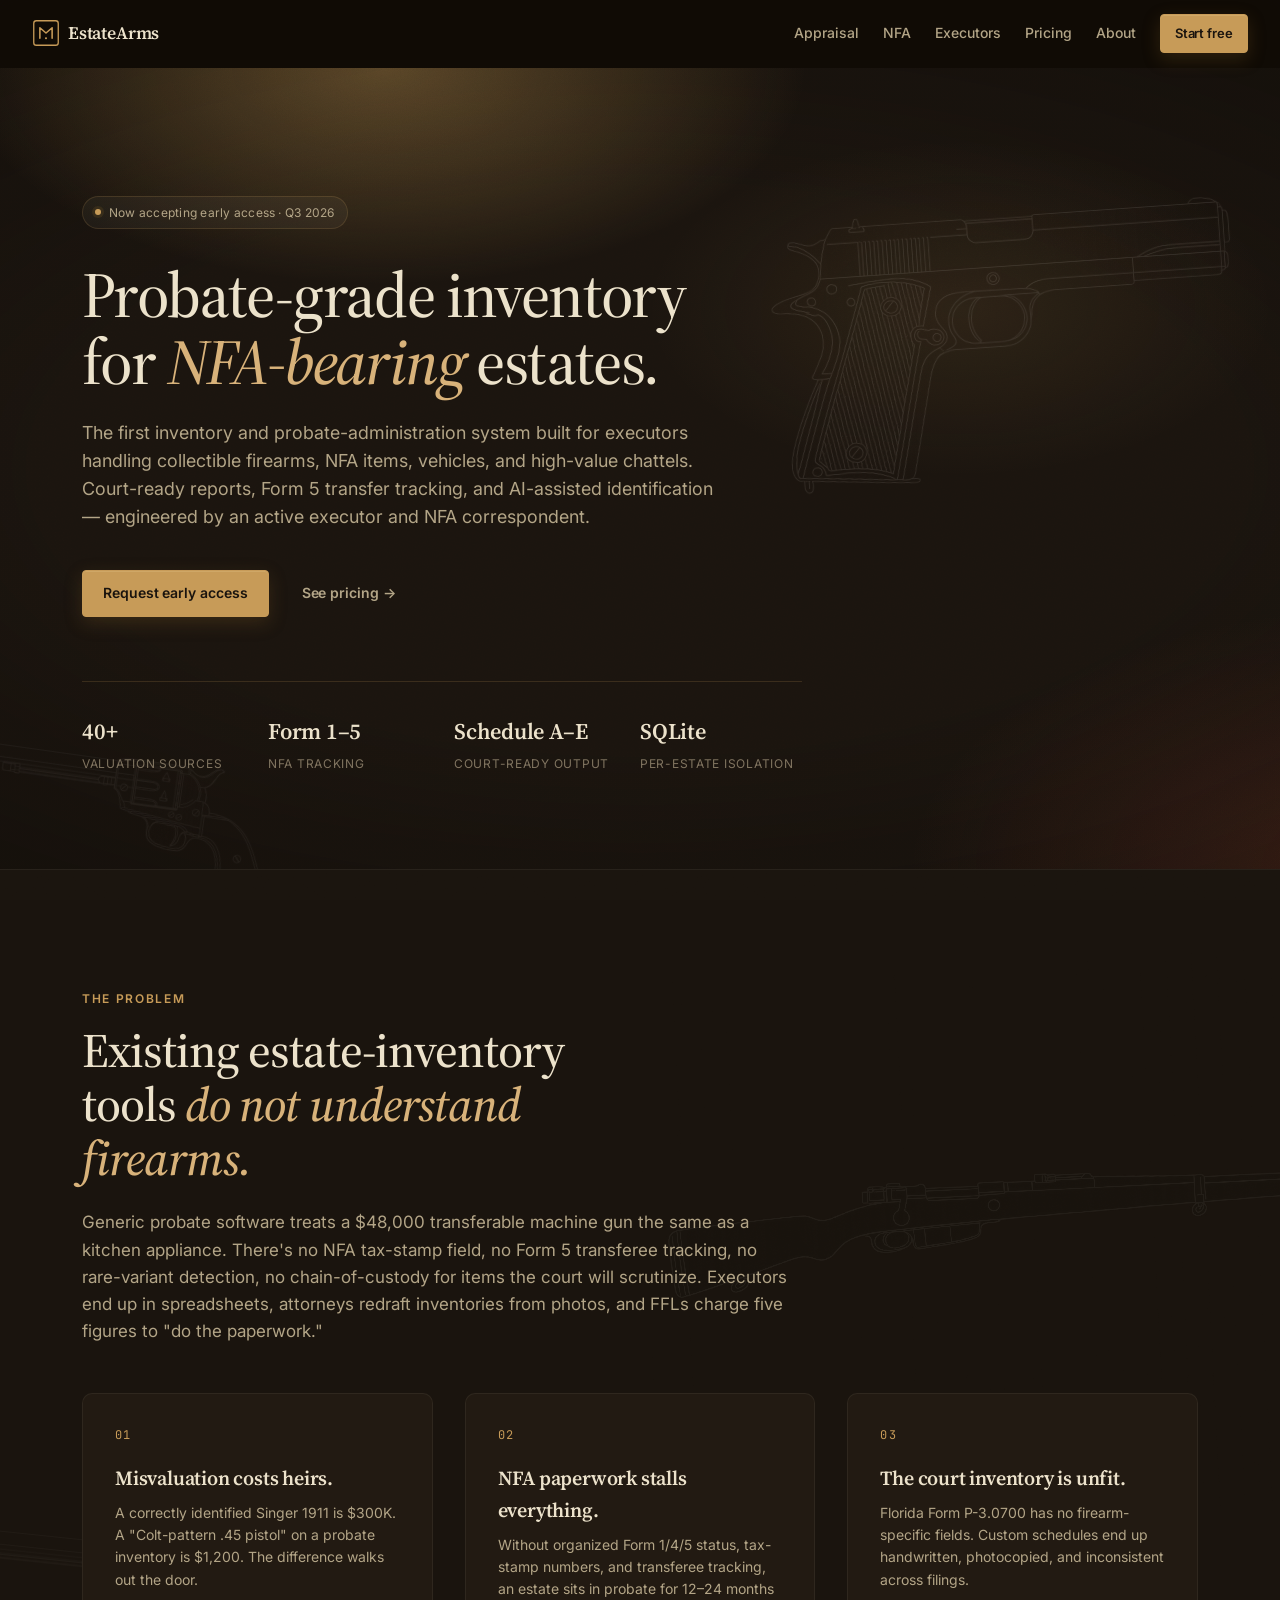
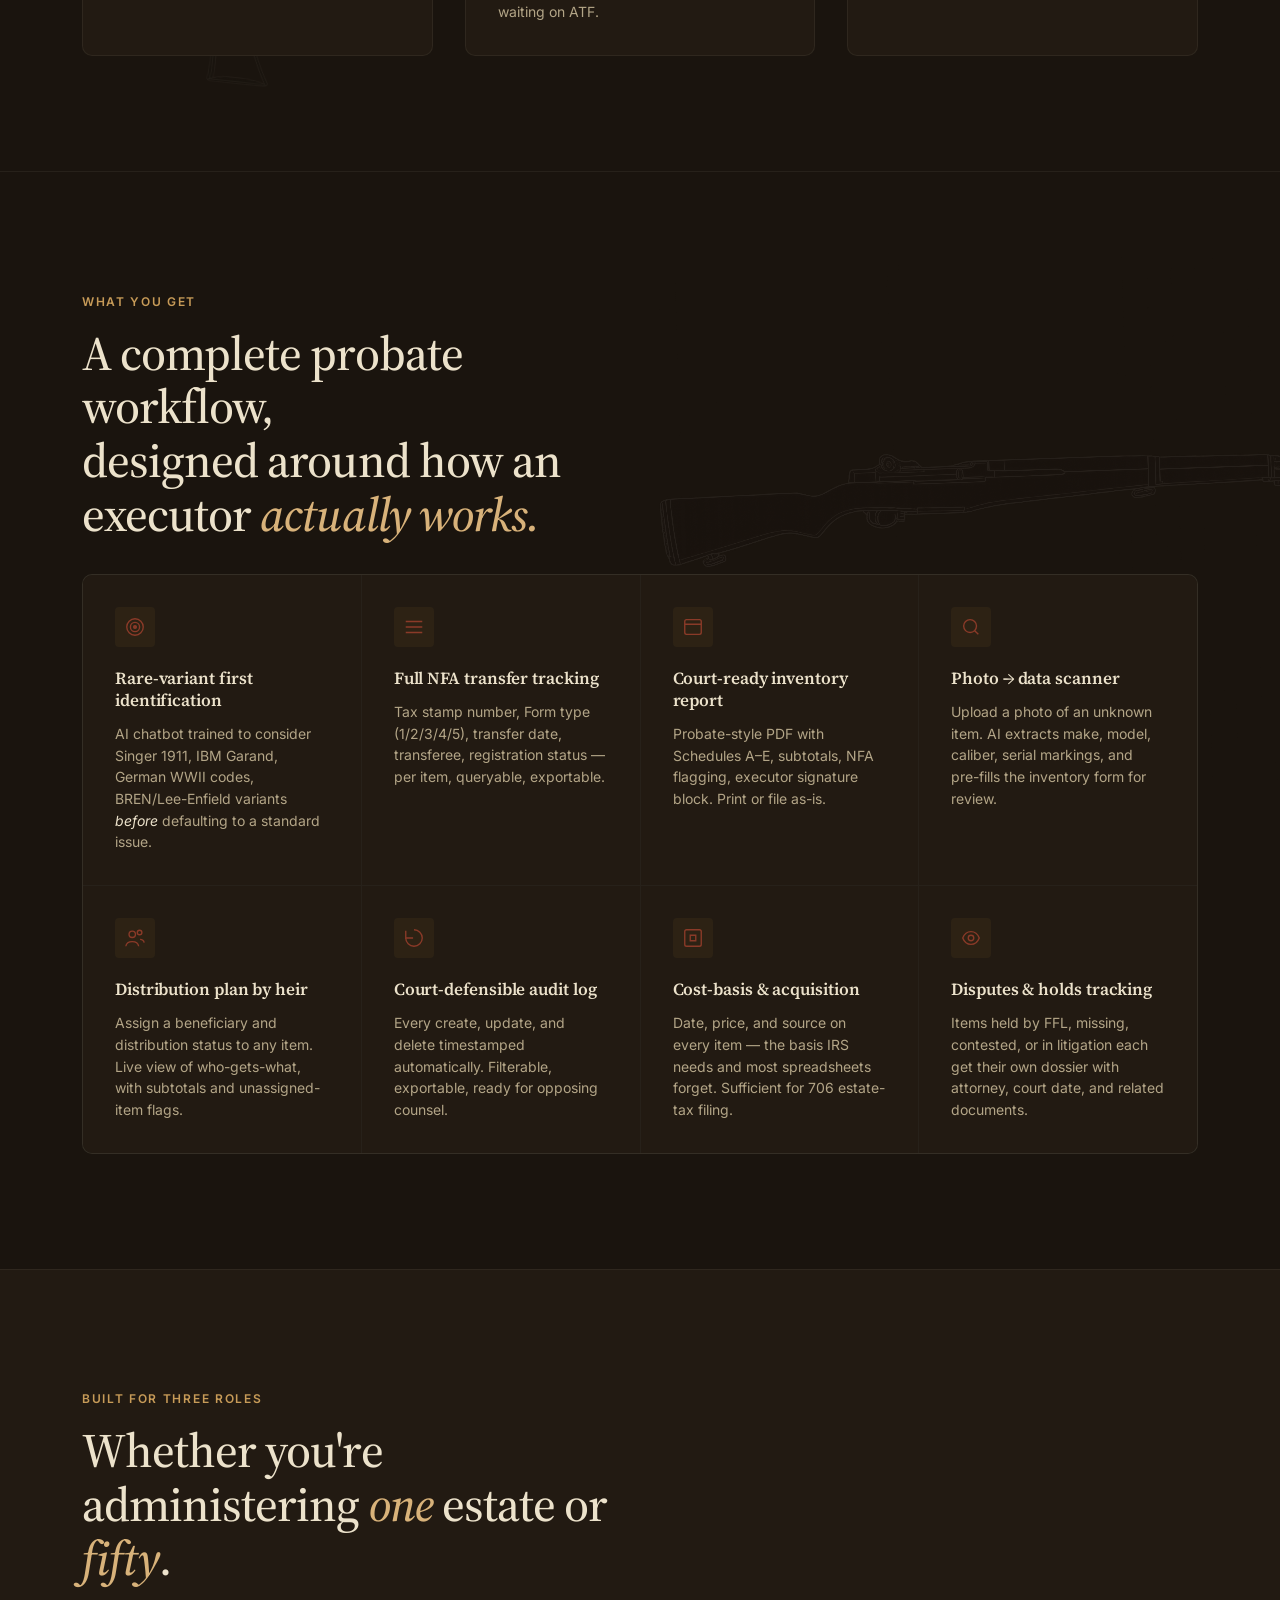
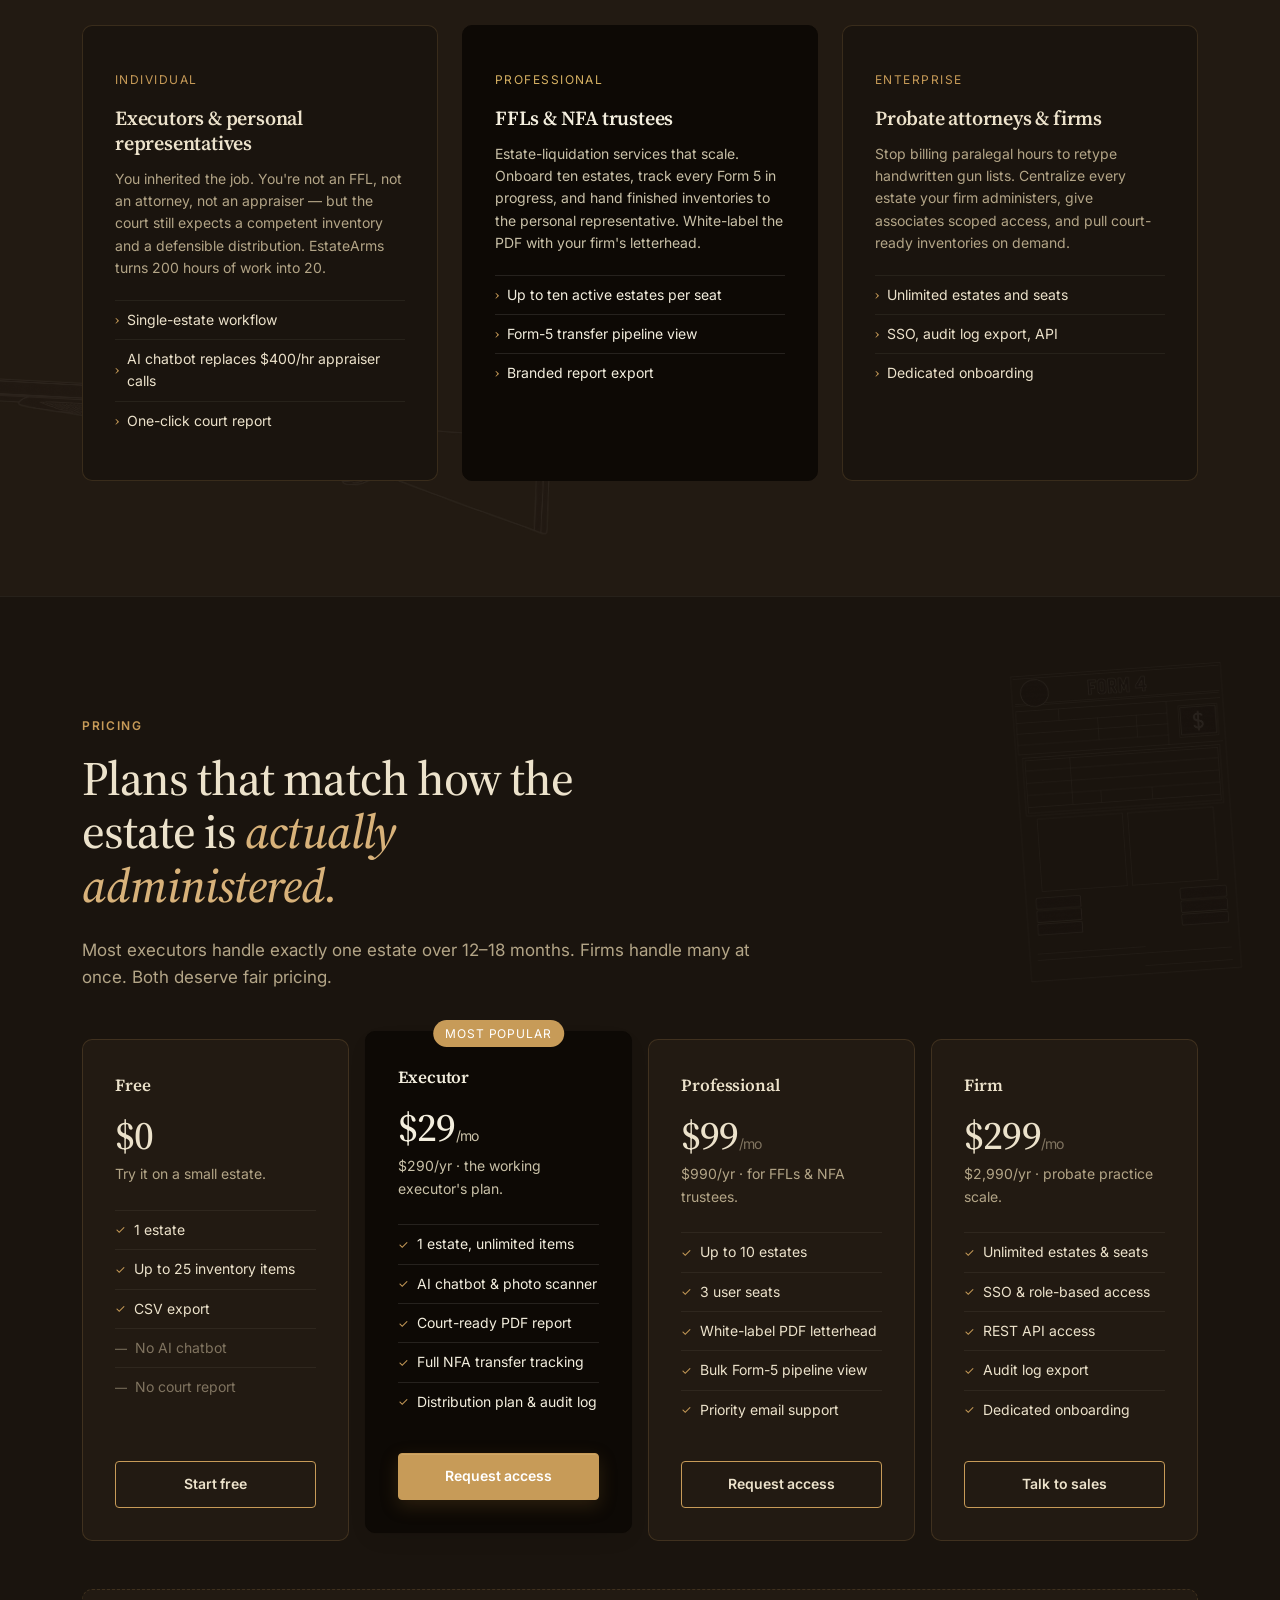
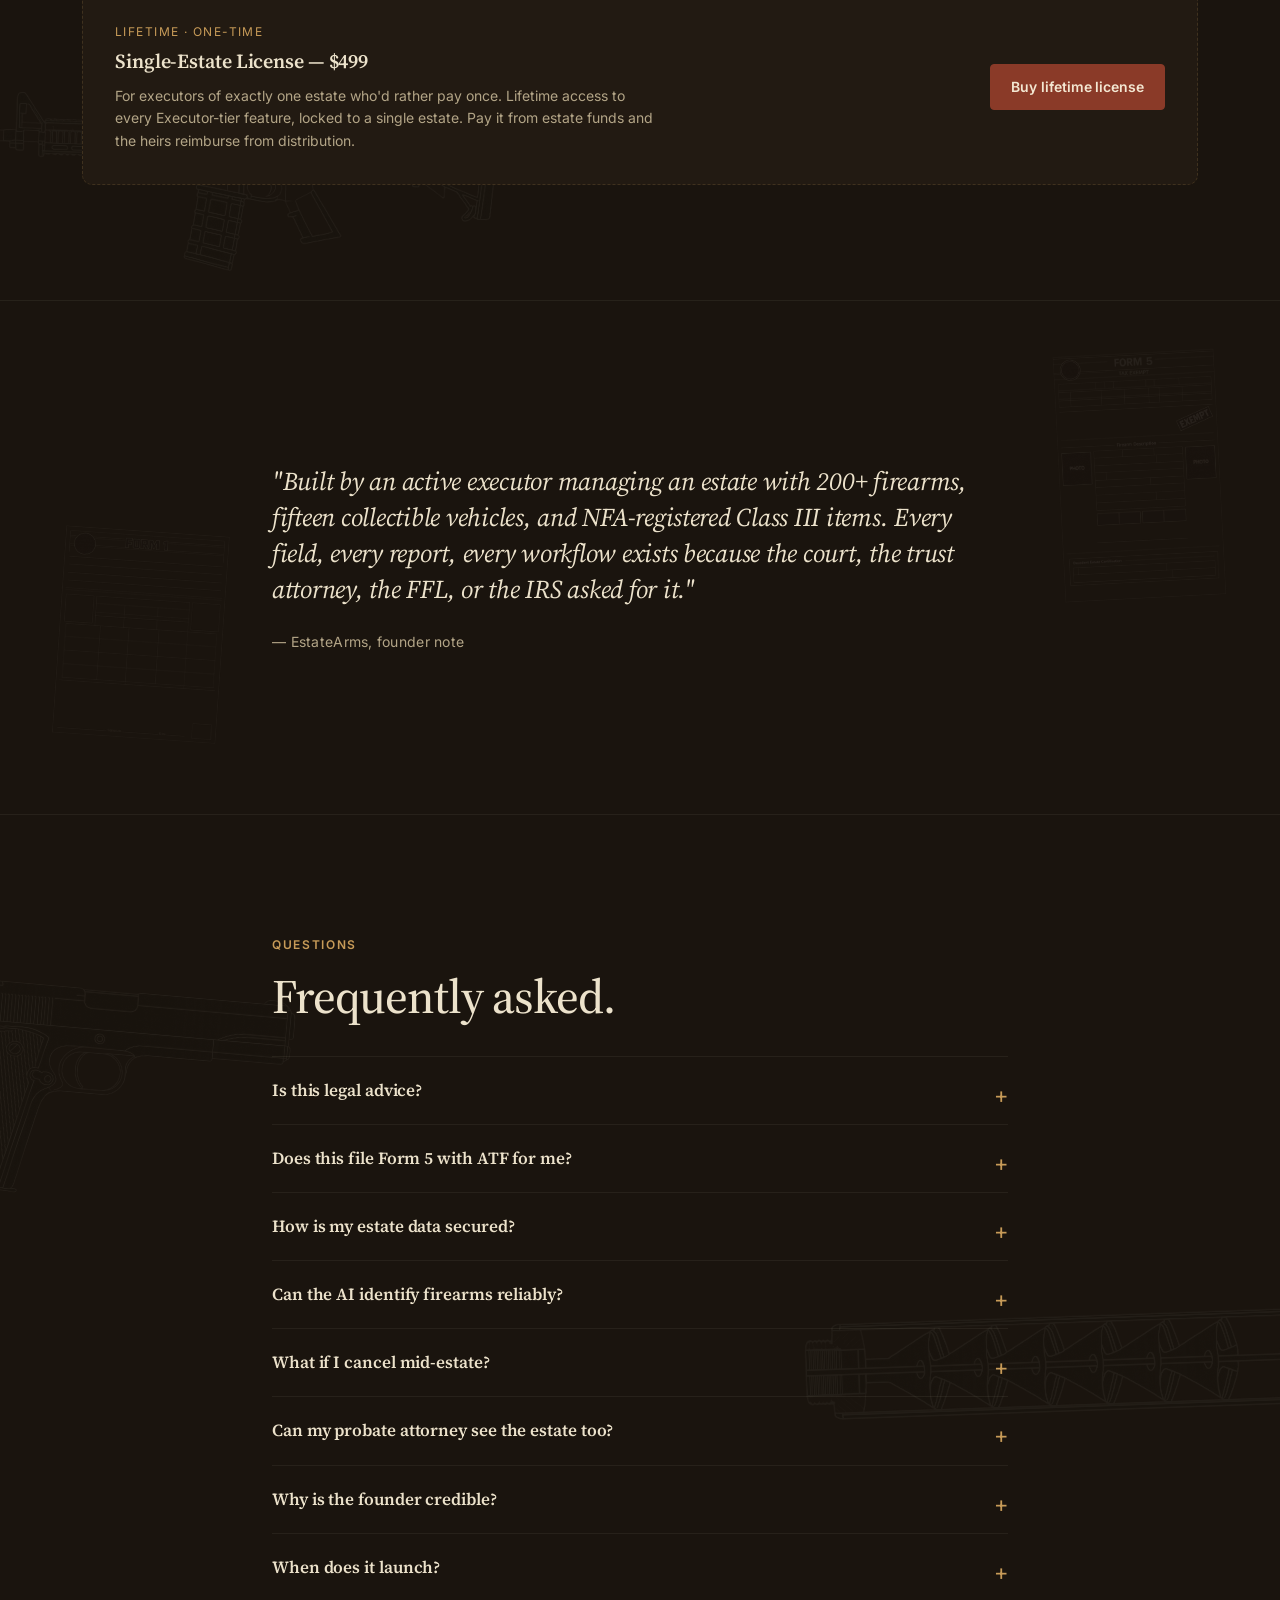
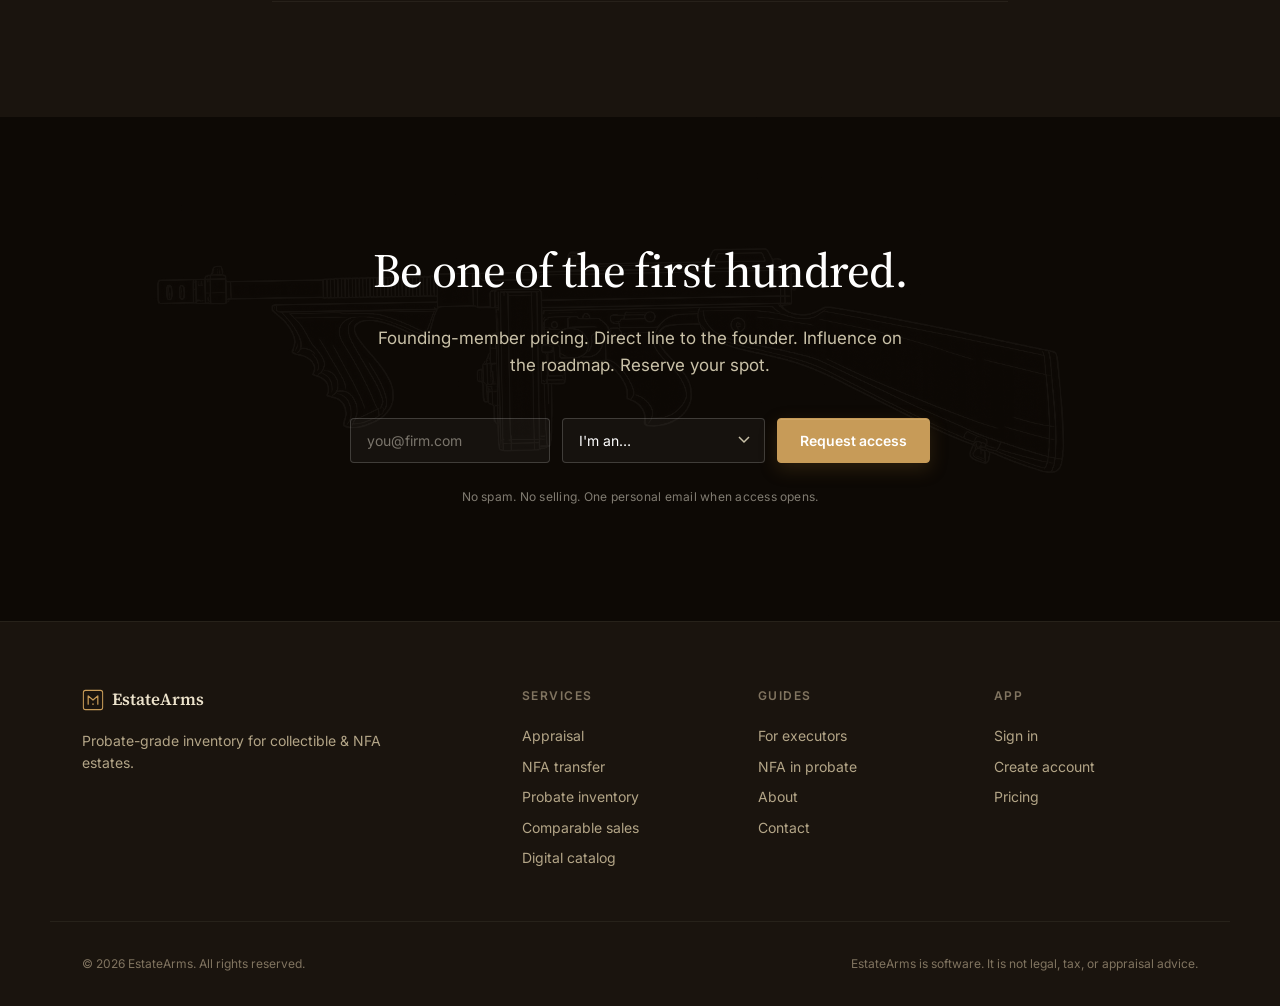
<file: index.html>
<!doctype html>
<html lang="en">
<head>
  <meta charset="utf-8" />
  <meta name="viewport" content="width=device-width, initial-scale=1" />
  <title>EstateArms — Probate-grade inventory for collectible & NFA estates</title>
  <meta name="description" content="The first inventory and probate-administration system built for estates containing collectible firearms, NFA items, vehicles, and high-value assets. Court-ready reports, NFA transfer tracking, and AI-assisted identification — for executors, NFA trustees, FFLs, and probate attorneys." />

  <meta property="og:title" content="EstateArms — Probate-grade inventory for collectible estates" />
  <meta property="og:description" content="Court-ready inventory & NFA transfer tracking for executors, trustees, FFLs, and probate firms." />
  <meta property="og:type" content="website" />

  <link rel="preconnect" href="https://fonts.googleapis.com" />
  <link rel="preconnect" href="https://fonts.gstatic.com" crossorigin />
  <link href="https://fonts.googleapis.com/css2?family=Source+Serif+4:opsz,wght@8..60,400;8..60,500;8..60,600;8..60,700&family=Inter:wght@400;500;600;700&family=JetBrains+Mono:wght@400;500&display=swap" rel="stylesheet" />

  <link rel="stylesheet" href="styles.css" />
  <link rel="icon" type="image/svg+xml" href="favicon.svg" />
</head>
<body>
  <!-- Header -->
  <header class="site-header" id="siteHeader">
    <a href="#top" class="logo" aria-label="EstateArms home">
      <svg width="28" height="28" viewBox="0 0 32 32" fill="none" aria-hidden="true">
        <rect x="2" y="2" width="28" height="28" rx="3" stroke="currentColor" stroke-width="1.5" />
        <path d="M9 22 L9 10 L16 16 L23 10 L23 22" stroke="currentColor" stroke-width="1.8" stroke-linecap="round" stroke-linejoin="round" fill="none" />
        <circle cx="16" cy="22" r="1.2" fill="currentColor" />
      </svg>
      <span>EstateArms</span>
    </a>
    <nav class="site-nav" aria-label="Primary">
      <a href="appraisal.html">Appraisal</a>
      <a href="nfa.html">NFA</a>
      <a href="executors.html">Executors</a>
      <a href="#pricing">Pricing</a>
      <a href="about.html">About</a>
    </nav>
    <a href="https://app.estatearms.com/#/auth" class="btn btn-primary btn-sm">Start free</a>
  </header>

  <main id="top">
    <!-- Hero -->
    <section class="hero">
      <img src="schematic-pistol.png" alt="" aria-hidden="true" class="hero-deco hero-deco--pistol" />
      <img src="schematic-revolver.png" alt="" aria-hidden="true" class="hero-deco hero-deco--revolver" />
      <div class="container">
        <div class="eyebrow">
          <span class="eyebrow-dot"></span>
          Now accepting early access · Q3 2026
        </div>
        <h1 class="hero-title">
          Probate-grade inventory for <em>NFA-bearing</em> estates.
        </h1>
        <p class="hero-lede">
          The first inventory and probate-administration system built for executors handling collectible
          firearms, NFA items, vehicles, and high-value chattels. Court-ready reports,
          Form 5 transfer tracking, and AI-assisted identification &mdash; engineered by an active executor
          and NFA correspondent.
        </p>
        <div class="hero-ctas">
          <a href="#waitlist" class="btn btn-primary">Request early access</a>
          <a href="#pricing" class="btn btn-ghost">See pricing &rarr;</a>
        </div>
        <div class="hero-meta">
          <div><strong>40+</strong><span>valuation sources</span></div>
          <div><strong>Form 1–5</strong><span>NFA tracking</span></div>
          <div><strong>Schedule A–E</strong><span>court-ready output</span></div>
          <div><strong>SQLite</strong><span>per-estate isolation</span></div>
        </div>
      </div>
    </section>

    <!-- The problem -->
    <section class="section problem">
      <div class="section-deco">
        <img src="schematic-rifle.png" alt="" aria-hidden="true"
             style="top:10%; right:-15%; width:65vw; max-width:960px; opacity:0.045; transform:rotate(-3deg);" />
        <img src="schematic-revolver.png" alt="" aria-hidden="true"
             style="bottom:5%; left:-6%; width:30vw; max-width:440px; opacity:0.04; transform:rotate(6deg);" />
      </div>
      <div class="container">
        <div class="section-eyebrow">The problem</div>
        <h2 class="section-title">
          Existing estate-inventory tools <em>do not understand firearms.</em>
        </h2>
        <p class="section-lede">
          Generic probate software treats a $48,000 transferable machine gun the same as a kitchen
          appliance. There's no NFA tax-stamp field, no Form 5 transferee tracking, no
          rare-variant detection, no chain-of-custody for items the court will scrutinize. Executors
          end up in spreadsheets, attorneys redraft inventories from photos, and FFLs charge five
          figures to "do the paperwork."
        </p>

        <div class="pain-grid">
          <div class="pain">
            <div class="pain-num">01</div>
            <h3>Misvaluation costs heirs.</h3>
            <p>A correctly identified Singer 1911 is $300K. A "Colt-pattern .45 pistol" on a probate inventory is $1,200. The difference walks out the door.</p>
          </div>
          <div class="pain">
            <div class="pain-num">02</div>
            <h3>NFA paperwork stalls everything.</h3>
            <p>Without organized Form 1/4/5 status, tax-stamp numbers, and transferee tracking, an estate sits in probate for 12&ndash;24 months waiting on ATF.</p>
          </div>
          <div class="pain">
            <div class="pain-num">03</div>
            <h3>The court inventory is unfit.</h3>
            <p>Florida Form P-3.0700 has no firearm-specific fields. Custom schedules end up handwritten, photocopied, and inconsistent across filings.</p>
          </div>
        </div>
      </div>
    </section>

    <!-- Features -->
    <section class="section features" id="features">
      <div class="section-deco">
        <img src="schematic-garand.png" alt="" aria-hidden="true"
             style="top:8%; right:-12%; width:62vw; max-width:920px; opacity:0.05; transform:rotate(-2deg);" />
      </div>
      <div class="container">
        <div class="section-eyebrow">What you get</div>
        <h2 class="section-title">
          A complete probate workflow,<br />designed around how an executor <em>actually works.</em>
        </h2>

        <div class="feature-grid">
          <article class="feature">
            <div class="feature-icon" aria-hidden="true">
              <svg width="22" height="22" viewBox="0 0 24 24" fill="none" stroke="currentColor" stroke-width="1.5"><circle cx="12" cy="12" r="9"/><circle cx="12" cy="12" r="5"/><circle cx="12" cy="12" r="1.5" fill="currentColor"/></svg>
            </div>
            <h3>Rare-variant first identification</h3>
            <p>AI chatbot trained to consider Singer 1911, IBM Garand, German WWII codes, BREN/Lee-Enfield variants <em>before</em> defaulting to a standard issue.</p>
          </article>

          <article class="feature">
            <div class="feature-icon" aria-hidden="true">
              <svg width="22" height="22" viewBox="0 0 24 24" fill="none" stroke="currentColor" stroke-width="1.5"><path d="M3 6h18M3 12h18M3 18h18"/></svg>
            </div>
            <h3>Full NFA transfer tracking</h3>
            <p>Tax stamp number, Form type (1/2/3/4/5), transfer date, transferee, registration status &mdash; per item, queryable, exportable.</p>
          </article>

          <article class="feature">
            <div class="feature-icon" aria-hidden="true">
              <svg width="22" height="22" viewBox="0 0 24 24" fill="none" stroke="currentColor" stroke-width="1.5"><rect x="3" y="4" width="18" height="16" rx="2"/><path d="M3 9h18"/></svg>
            </div>
            <h3>Court-ready inventory report</h3>
            <p>Probate-style PDF with Schedules A&ndash;E, subtotals, NFA flagging, executor signature block. Print or file as-is.</p>
          </article>

          <article class="feature">
            <div class="feature-icon" aria-hidden="true">
              <svg width="22" height="22" viewBox="0 0 24 24" fill="none" stroke="currentColor" stroke-width="1.5"><circle cx="11" cy="11" r="7"/><path d="m20 20-4-4"/></svg>
            </div>
            <h3>Photo &rarr; data scanner</h3>
            <p>Upload a photo of an unknown item. AI extracts make, model, caliber, serial markings, and pre-fills the inventory form for review.</p>
          </article>

          <article class="feature">
            <div class="feature-icon" aria-hidden="true">
              <svg width="22" height="22" viewBox="0 0 24 24" fill="none" stroke="currentColor" stroke-width="1.5"><circle cx="9" cy="8" r="3.5"/><path d="M2 21c.5-3 3.5-5 7-5s6.5 2 7 5"/><circle cx="17" cy="6" r="2.5"/><path d="M22 17c-.4-2-2-3.5-4.5-3.5"/></svg>
            </div>
            <h3>Distribution plan by heir</h3>
            <p>Assign a beneficiary and distribution status to any item. Live view of who-gets-what, with subtotals and unassigned-item flags.</p>
          </article>

          <article class="feature">
            <div class="feature-icon" aria-hidden="true">
              <svg width="22" height="22" viewBox="0 0 24 24" fill="none" stroke="currentColor" stroke-width="1.5"><path d="M3 12a9 9 0 1 0 9-9"/><polyline points="3 4 3 12 11 12"/></svg>
            </div>
            <h3>Court-defensible audit log</h3>
            <p>Every create, update, and delete timestamped automatically. Filterable, exportable, ready for opposing counsel.</p>
          </article>

          <article class="feature">
            <div class="feature-icon" aria-hidden="true">
              <svg width="22" height="22" viewBox="0 0 24 24" fill="none" stroke="currentColor" stroke-width="1.5"><rect x="3" y="3" width="18" height="18" rx="2"/><path d="M9 9h6v6H9z"/></svg>
            </div>
            <h3>Cost-basis & acquisition</h3>
            <p>Date, price, and source on every item &mdash; the basis IRS needs and most spreadsheets forget. Sufficient for 706 estate-tax filing.</p>
          </article>

          <article class="feature">
            <div class="feature-icon" aria-hidden="true">
              <svg width="22" height="22" viewBox="0 0 24 24" fill="none" stroke="currentColor" stroke-width="1.5"><path d="M21 12c-1.5-4-5-7-9-7s-7.5 3-9 7c1.5 4 5 7 9 7s7.5-3 9-7Z"/><circle cx="12" cy="12" r="3"/></svg>
            </div>
            <h3>Disputes & holds tracking</h3>
            <p>Items held by FFL, missing, contested, or in litigation each get their own dossier with attorney, court date, and related documents.</p>
          </article>
        </div>
      </div>
    </section>

    <!-- Audiences -->
    <section class="section audiences" id="audiences">
      <div class="section-deco">
        <img src="schematic-shotgun.png" alt="" aria-hidden="true"
             style="bottom:-10%; left:-10%; width:55vw; max-width:780px; opacity:0.045; transform:rotate(3deg);" />
      </div>
      <div class="container">
        <div class="section-eyebrow">Built for three roles</div>
        <h2 class="section-title">
          Whether you're administering <em>one</em> estate or <em>fifty</em>.
        </h2>

        <div class="audience-grid">
          <article class="audience">
            <div class="audience-tag">Individual</div>
            <h3>Executors & personal representatives</h3>
            <p>You inherited the job. You're not an FFL, not an attorney, not an appraiser &mdash; but the court still expects a competent inventory and a defensible distribution. EstateArms turns 200 hours of work into 20.</p>
            <ul class="audience-list">
              <li>Single-estate workflow</li>
              <li>AI chatbot replaces $400/hr appraiser calls</li>
              <li>One-click court report</li>
            </ul>
          </article>

          <article class="audience audience-highlight">
            <div class="audience-tag">Professional</div>
            <h3>FFLs & NFA trustees</h3>
            <p>Estate-liquidation services that scale. Onboard ten estates, track every Form 5 in progress, and hand finished inventories to the personal representative. White-label the PDF with your firm's letterhead.</p>
            <ul class="audience-list">
              <li>Up to ten active estates per seat</li>
              <li>Form-5 transfer pipeline view</li>
              <li>Branded report export</li>
            </ul>
          </article>

          <article class="audience">
            <div class="audience-tag">Enterprise</div>
            <h3>Probate attorneys & firms</h3>
            <p>Stop billing paralegal hours to retype handwritten gun lists. Centralize every estate your firm administers, give associates scoped access, and pull court-ready inventories on demand.</p>
            <ul class="audience-list">
              <li>Unlimited estates and seats</li>
              <li>SSO, audit log export, API</li>
              <li>Dedicated onboarding</li>
            </ul>
          </article>
        </div>
      </div>
    </section>

    <!-- Pricing -->
    <section class="section pricing" id="pricing">
      <div class="section-deco">
        <img src="schematic-form4.png" alt="" aria-hidden="true"
             style="top:4%; right:3%; width:18vw; max-width:280px; opacity:0.06; transform:rotate(-4deg);" />
        <img src="schematic-ar15.png" alt="" aria-hidden="true"
             style="bottom:-8%; left:-8%; width:48vw; max-width:680px; opacity:0.04; transform:rotate(2deg);" />
      </div>
      <div class="container">
        <div class="section-eyebrow">Pricing</div>
        <h2 class="section-title">
          Plans that match how the estate is <em>actually administered.</em>
        </h2>
        <p class="section-lede">
          Most executors handle exactly one estate over 12&ndash;18 months. Firms handle many at
          once. Both deserve fair pricing.
        </p>

        <div class="price-grid">

          <article class="price-card">
            <h3 class="price-name">Free</h3>
            <div class="price-amount">$0</div>
            <p class="price-blurb">Try it on a small estate.</p>
            <ul class="price-features">
              <li>1 estate</li>
              <li>Up to 25 inventory items</li>
              <li>CSV export</li>
              <li class="muted">No AI chatbot</li>
              <li class="muted">No court report</li>
            </ul>
            <a href="#waitlist" class="btn btn-outline btn-block">Start free</a>
          </article>

          <article class="price-card price-featured">
            <div class="price-tag">Most popular</div>
            <h3 class="price-name">Executor</h3>
            <div class="price-amount">$29<span>/mo</span></div>
            <p class="price-blurb">$290/yr · the working executor's plan.</p>
            <ul class="price-features">
              <li>1 estate, unlimited items</li>
              <li>AI chatbot &amp; photo scanner</li>
              <li>Court-ready PDF report</li>
              <li>Full NFA transfer tracking</li>
              <li>Distribution plan &amp; audit log</li>
            </ul>
            <a href="#waitlist" class="btn btn-primary btn-block">Request access</a>
          </article>

          <article class="price-card">
            <h3 class="price-name">Professional</h3>
            <div class="price-amount">$99<span>/mo</span></div>
            <p class="price-blurb">$990/yr · for FFLs &amp; NFA trustees.</p>
            <ul class="price-features">
              <li>Up to 10 estates</li>
              <li>3 user seats</li>
              <li>White-label PDF letterhead</li>
              <li>Bulk Form-5 pipeline view</li>
              <li>Priority email support</li>
            </ul>
            <a href="#waitlist" class="btn btn-outline btn-block">Request access</a>
          </article>

          <article class="price-card">
            <h3 class="price-name">Firm</h3>
            <div class="price-amount">$299<span>/mo</span></div>
            <p class="price-blurb">$2,990/yr · probate practice scale.</p>
            <ul class="price-features">
              <li>Unlimited estates &amp; seats</li>
              <li>SSO &amp; role-based access</li>
              <li>REST API access</li>
              <li>Audit log export</li>
              <li>Dedicated onboarding</li>
            </ul>
            <a href="#waitlist" class="btn btn-outline btn-block">Talk to sales</a>
          </article>

        </div>

        <div class="price-onetime">
          <div>
            <div class="onetime-eyebrow">Lifetime · one-time</div>
            <h3 class="onetime-title">Single-Estate License — $499</h3>
            <p>For executors of exactly one estate who'd rather pay once. Lifetime access to every Executor-tier feature, locked to a single estate. Pay it from estate funds and the heirs reimburse from distribution.</p>
          </div>
          <a href="#waitlist" class="btn btn-secondary">Buy lifetime license</a>
        </div>
      </div>
    </section>

    <!-- Trust / credibility -->
    <section class="section trust">
      <div class="section-deco">
        <img src="schematic-form5.png" alt="" aria-hidden="true"
             style="top:8%; right:4%; width:14vw; max-width:220px; opacity:0.055; transform:rotate(-3deg);" />
        <img src="schematic-form1.png" alt="" aria-hidden="true"
             style="bottom:8%; left:4%; width:14vw; max-width:220px; opacity:0.05; transform:rotate(4deg);" />
      </div>
      <div class="container narrow">
        <blockquote class="quote">
          <p>
            "Built by an active executor managing an estate with 200+ firearms, fifteen
            collectible vehicles, and NFA-registered Class III items. Every field, every report,
            every workflow exists because the court, the trust attorney, the FFL, or the IRS asked
            for it."
          </p>
          <footer>— EstateArms, founder note</footer>
        </blockquote>
      </div>
    </section>

    <!-- FAQ -->
    <section class="section faq" id="faq">
      <div class="section-deco">
        <img src="schematic-pistol.png" alt="" aria-hidden="true"
             style="top:12%; left:-12%; width:42vw; max-width:600px; opacity:0.045; transform:rotate(5deg);" />
        <img src="schematic-suppressor.png" alt="" aria-hidden="true"
             style="bottom:15%; right:-8%; width:48vw; max-width:680px; opacity:0.04; transform:rotate(-2deg);" />
      </div>
      <div class="container narrow">
        <div class="section-eyebrow">Questions</div>
        <h2 class="section-title">Frequently asked.</h2>

        <details>
          <summary>Is this legal advice?</summary>
          <p>No. EstateArms is software. It will not replace your probate attorney, your trust attorney, your CPA, or your FFL. It will give all of them <em>better source data</em> to work from.</p>
        </details>
        <details>
          <summary>Does this file Form 5 with ATF for me?</summary>
          <p>Not yet. EstateArms tracks every field a Form 5 requires &mdash; tax stamp number, transferor, transferee, dates &mdash; so the paperwork your NFA correspondent submits is correct on the first try. Direct e-filing is on the roadmap.</p>
        </details>
        <details>
          <summary>How is my estate data secured?</summary>
          <p>Each estate lives in an isolated SQLite database scoped to your account. Cloud-hosted tier uses encrypted-at-rest storage; self-hosted tier puts the database on your own server. We never share or sell inventory data. Period.</p>
        </details>
        <details>
          <summary>Can the AI identify firearms reliably?</summary>
          <p>For 95% of common items: yes, with rare-variant priority. For unique pieces, prototypes, or unmarked items, the AI provides candidate identifications and asks clarifying questions instead of guessing. Every identification can be overridden by a human appraiser.</p>
        </details>
        <details>
          <summary>What if I cancel mid-estate?</summary>
          <p>Your data is yours. Export the full inventory, the activity log, and every photo as a CSV/ZIP at any time on any tier (yes, including Free). No lock-in.</p>
        </details>
        <details>
          <summary>Can my probate attorney see the estate too?</summary>
          <p>On Professional and Firm tiers, yes &mdash; add their seat with view-only or edit access. On Executor tier, export the court-ready PDF and email it.</p>
        </details>
        <details>
          <summary>Why is the founder credible?</summary>
          <p>Active estate executor, NFA correspondent, durable power of attorney holder, property manager, and software engineer. Every feature was first a problem the founder personally hit while administering an estate of this kind.</p>
        </details>
        <details>
          <summary>When does it launch?</summary>
          <p>Early access opens Q3 2026 to waitlist members. General availability Q4 2026. Founding-member pricing locks in for the life of your subscription.</p>
        </details>
      </div>
    </section>

    <!-- Waitlist CTA -->
    <section class="section cta-band" id="waitlist">
      <div class="section-deco">
        <img src="schematic-thompson.png" alt="" aria-hidden="true"
             style="top:50%; left:50%; width:80vw; max-width:1200px; opacity:0.04; transform:translate(-50%,-50%) rotate(-1deg);" />
      </div>
      <div class="container narrow">
        <h2 class="cta-title">Be one of the first hundred.</h2>
        <p class="cta-lede">Founding-member pricing. Direct line to the founder. Influence on the roadmap. Reserve your spot.</p>
        <form class="waitlist-form" id="waitlistForm" novalidate>
          <input type="email" name="email" placeholder="you@firm.com" required aria-label="Email address" autocomplete="email" />
          <select name="role" required aria-label="Your role">
            <option value="" disabled selected>I'm an…</option>
            <option value="executor">Executor / Personal Rep</option>
            <option value="trustee">NFA Trustee</option>
            <option value="ffl">FFL / Estate liquidator</option>
            <option value="attorney">Probate Attorney</option>
            <option value="other">Something else</option>
          </select>
          <button type="submit" class="btn btn-primary">Request access</button>
        </form>
        <p class="waitlist-success" id="waitlistSuccess" hidden>You're on the list. Watch for an email from craig@estatearms.com within 48 hours.</p>
        <p class="cta-fineprint">No spam. No selling. One personal email when access opens.</p>
      </div>
    </section>
  </main>

  <footer class="site-footer">
    <div class="container footer-grid">
      <div class="footer-brand">
        <div class="footer-logo">
          <svg width="22" height="22" viewBox="0 0 32 32" fill="none" aria-hidden="true">
            <rect x="2" y="2" width="28" height="28" rx="3" stroke="currentColor" stroke-width="1.5" />
            <path d="M9 22 L9 10 L16 16 L23 10 L23 22" stroke="currentColor" stroke-width="1.8" stroke-linecap="round" stroke-linejoin="round" fill="none" />
            <circle cx="16" cy="22" r="1.2" fill="currentColor" />
          </svg>
          <span>EstateArms</span>
        </div>
        <p>Probate-grade inventory for collectible &amp; NFA estates.</p>
      </div>
      <div>
        <h4>Services</h4>
        <a href="appraisal.html">Appraisal</a>
        <a href="nfa.html">NFA transfer</a>
        <a href="inventory.html">Probate inventory</a>
        <a href="comparables.html">Comparable sales</a>
        <a href="catalog.html">Digital catalog</a>
      </div>
      <div>
        <h4>Guides</h4>
        <a href="executors.html">For executors</a>
        <a href="nfa-probate.html">NFA in probate</a>
        <a href="about.html">About</a>
        <a href="contact.html">Contact</a>
      </div>
      <div>
        <h4>App</h4>
        <a href="https://app.estatearms.com/#/auth">Sign in</a>
        <a href="https://app.estatearms.com/#/auth">Create account</a>
        <a href="#pricing">Pricing</a>
      </div>
    </div>
    <div class="container footer-bottom">
      <span>© 2026 EstateArms. All rights reserved.</span>
      <span>EstateArms is software. It is not legal, tax, or appraisal advice.</span>
    </div>
  </footer>

  <script src="app.js" defer></script>
</body>
</html>
</file>
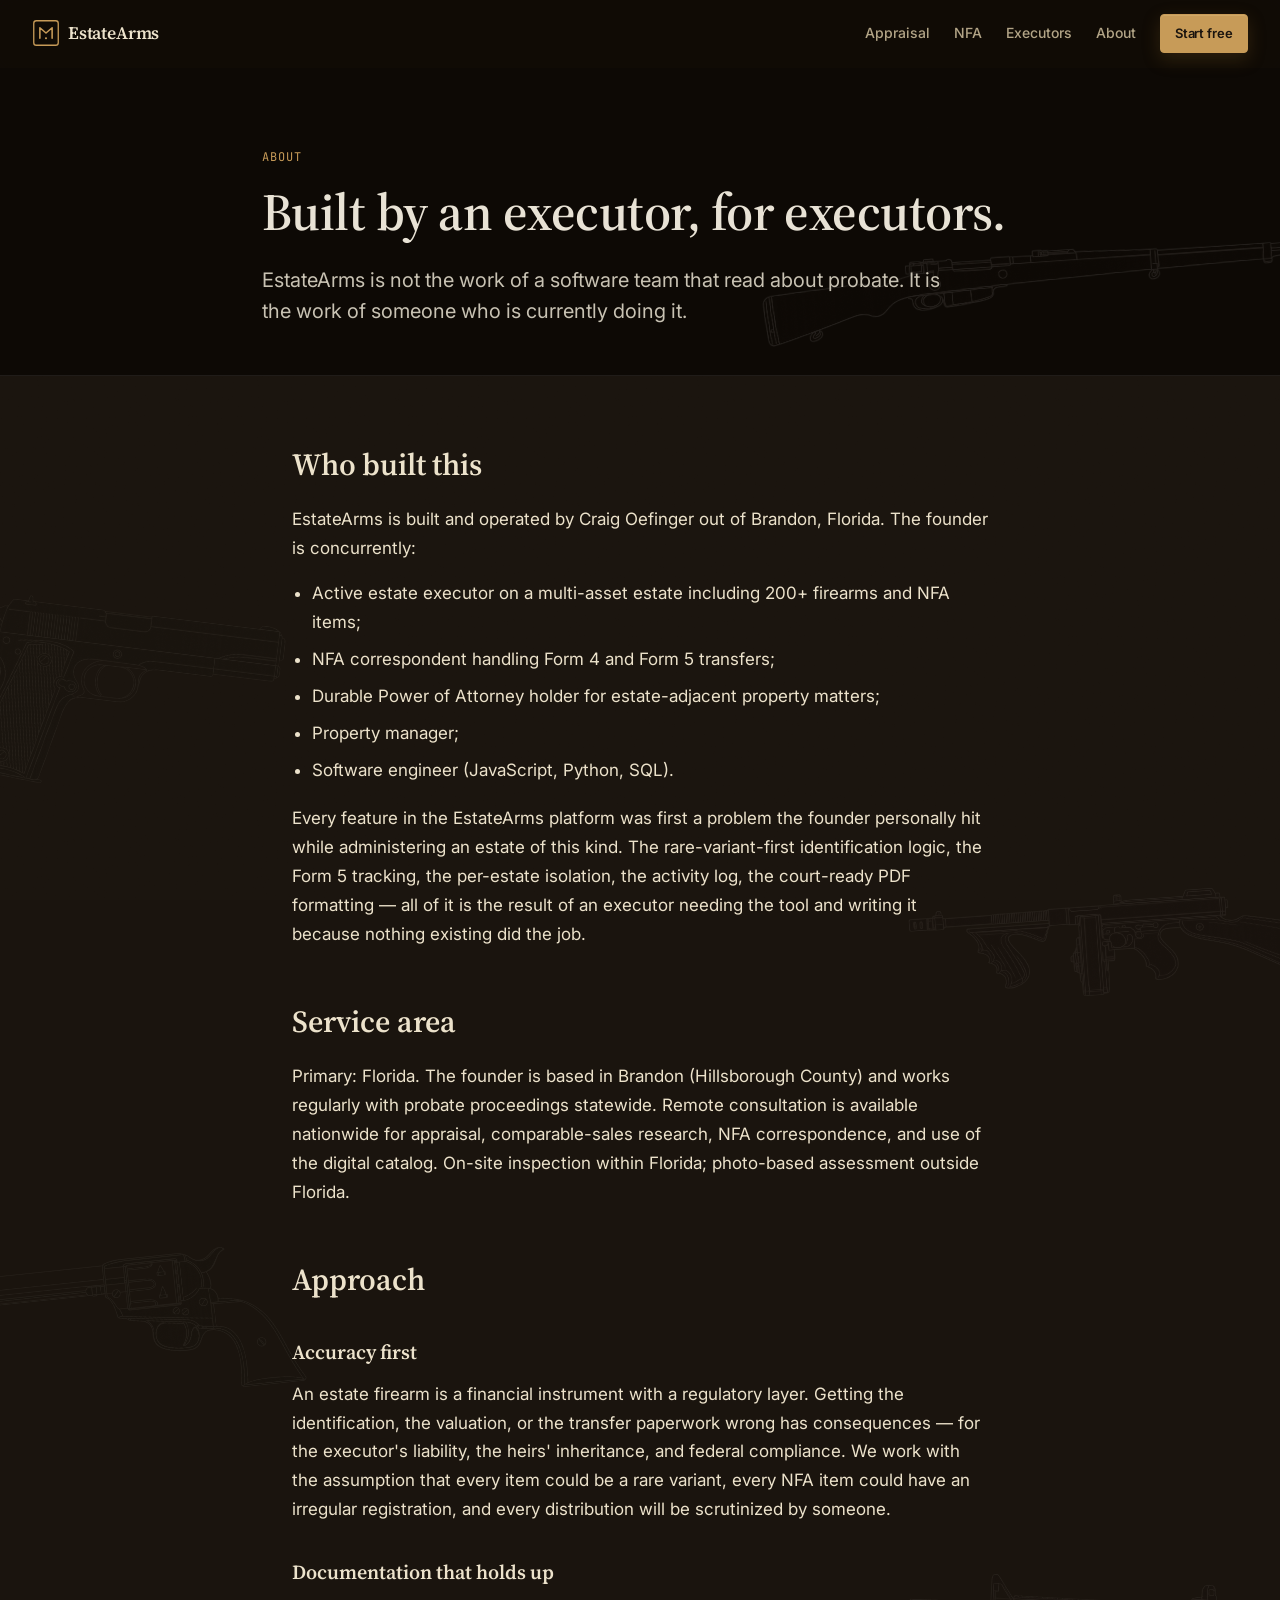
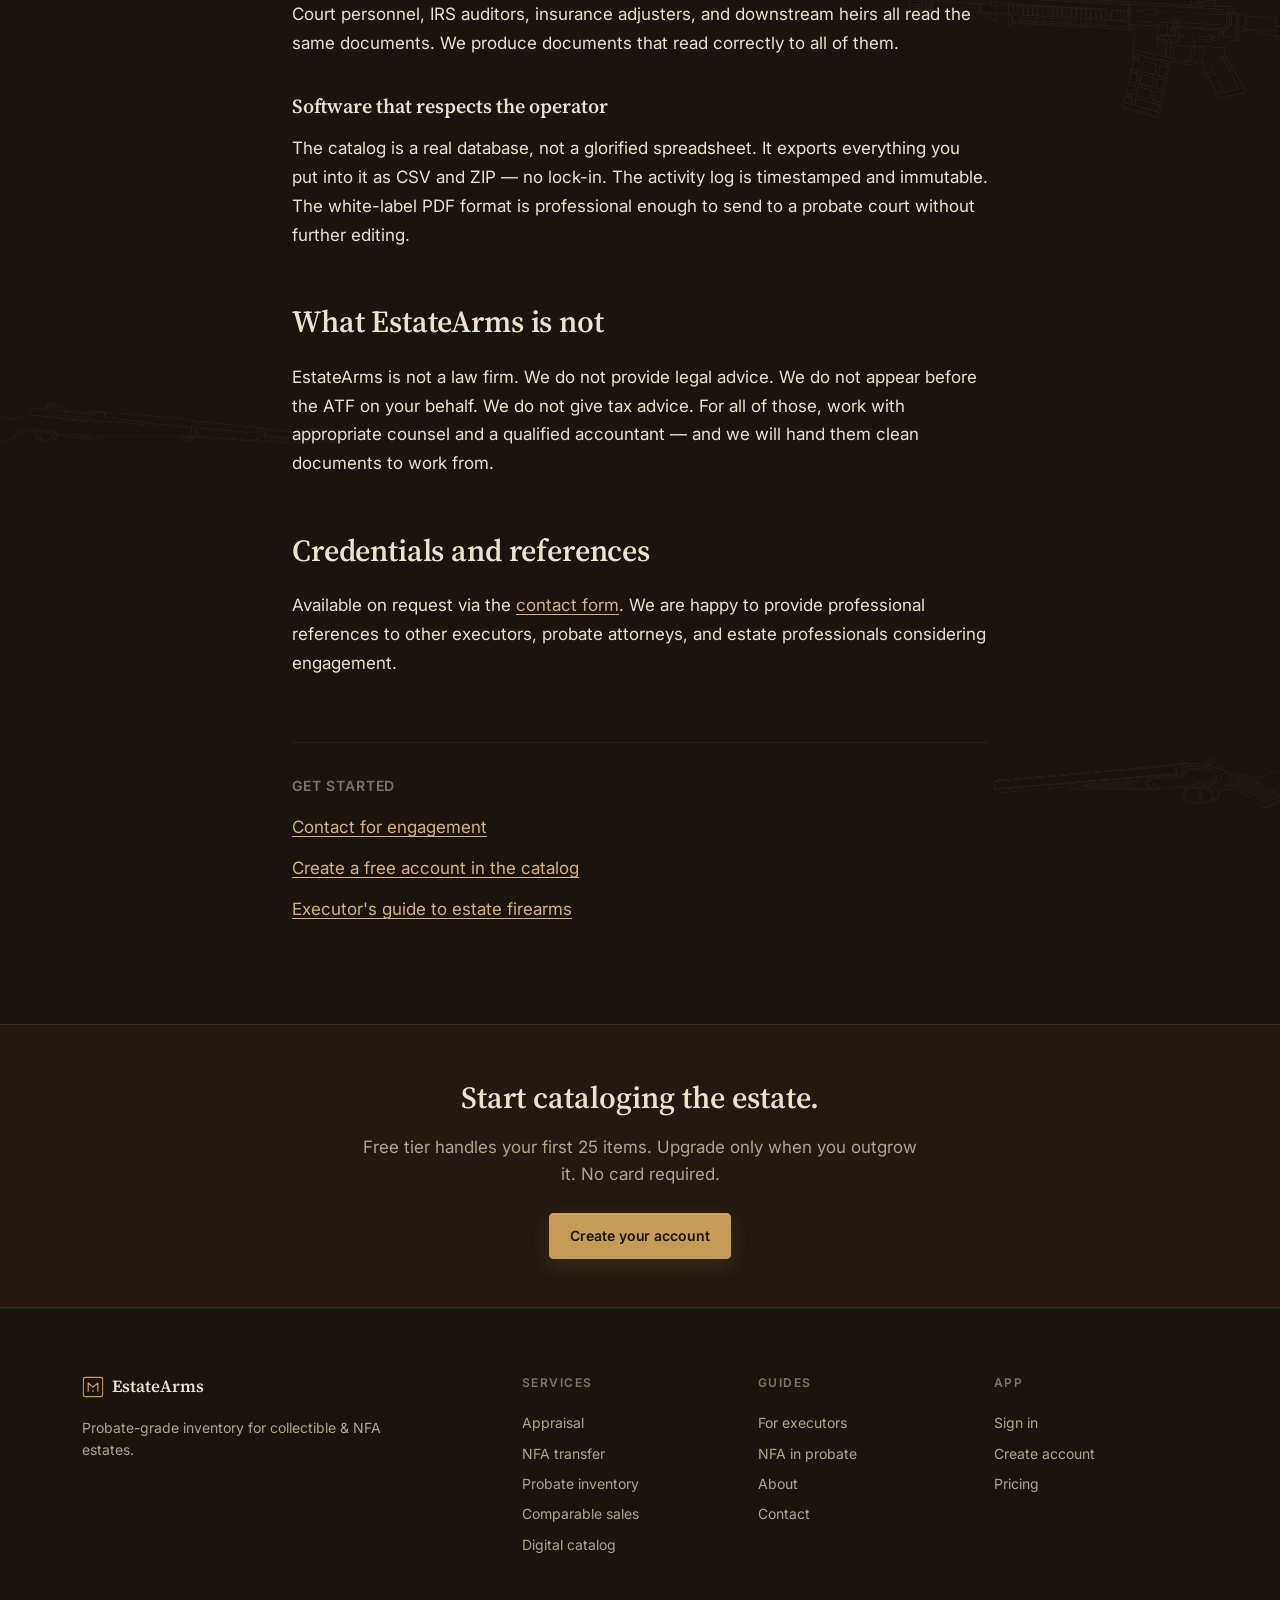
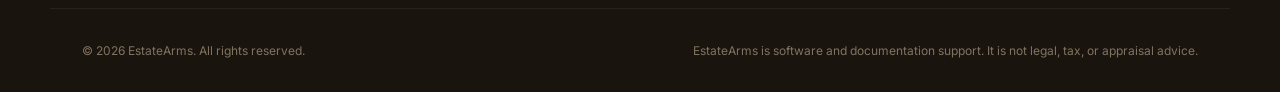
<file: about.html>
<!doctype html>
<html lang="en">
<head>
  <meta charset="utf-8" />
  <meta name="viewport" content="width=device-width, initial-scale=1" />
  <title>About EstateArms — EstateArms</title>
  <meta name="description" content="EstateArms was built by an active estate executor, NFA correspondent, durable power of attorney holder, and software engineer. Every feature first solved a real problem the founder hit while administering an estate of this kind." />
  <meta property="og:title" content="About EstateArms — EstateArms" />
  <meta property="og:description" content="EstateArms was built by an active estate executor, NFA correspondent, durable power of attorney holder, and software engineer. Every feature first solved a real problem the founder hit while administering an estate of this kind." />
  <meta property="og:type" content="article" />
  <link rel="canonical" href="https://estatearms.com/about.html" />
  <link rel="preconnect" href="https://fonts.googleapis.com" />
  <link rel="preconnect" href="https://fonts.gstatic.com" crossorigin />
  <link href="https://fonts.googleapis.com/css2?family=Source+Serif+4:opsz,wght@8..60,400;8..60,500;8..60,600;8..60,700&family=Inter:wght@400;500;600;700&family=JetBrains+Mono:wght@400;500&display=swap" rel="stylesheet" />
  <link rel="stylesheet" href="styles.css" />
  <link rel="icon" type="image/svg+xml" href="favicon.svg" />
</head>
<body>
  <header class="site-header">
    <a href="index.html" class="logo" aria-label="EstateArms home">
      <svg width="28" height="28" viewBox="0 0 32 32" fill="none" aria-hidden="true">
        <rect x="2" y="2" width="28" height="28" rx="3" stroke="currentColor" stroke-width="1.5" />
        <path d="M9 22 L9 10 L16 16 L23 10 L23 22" stroke="currentColor" stroke-width="1.8" stroke-linecap="round" stroke-linejoin="round" fill="none" />
        <circle cx="16" cy="22" r="1.2" fill="currentColor" />
      </svg>
      <span>EstateArms</span>
    </a>
    <nav class="site-nav" aria-label="Primary">
      <a href="appraisal.html">Appraisal</a>
      <a href="nfa.html">NFA</a>
      <a href="executors.html">Executors</a>
      <a href="about.html">About</a>
    </nav>
    <a href="https://app.estatearms.com/#/auth" class="btn btn-primary btn-sm">Start free</a>
  </header>

  <main>
    <section class="article-hero">
      <img src="schematic-rifle.png" alt="" aria-hidden="true" class="page-deco page-deco--primary" />
      <div class="container">
        <div class="crumb">About</div>
        <h1>Built by an executor, for executors.</h1>
        <p class="lede">EstateArms is not the work of a software team that read about probate. It is the work of someone who is currently doing it.</p>
      </div>
    </section>

    <section class="article-body">
      <img src="schematic-pistol.png" alt="" aria-hidden="true" class="page-deco-body page-deco-body--tl" />
      <img src="schematic-thompson.png" alt="" aria-hidden="true" class="page-deco-body page-deco-body--tr" />
      <img src="schematic-revolver.png" alt="" aria-hidden="true" class="page-deco-body page-deco-body--ml" />
      <img src="schematic-ar15.png" alt="" aria-hidden="true" class="page-deco-body page-deco-body--mr" />
      <img src="schematic-garand.png" alt="" aria-hidden="true" class="page-deco-body page-deco-body--bl" />
      <img src="schematic-shotgun.png" alt="" aria-hidden="true" class="page-deco-body page-deco-body--br" />
      <div class="container">
<h2>Who built this</h2>
<p>EstateArms is built and operated by Craig Oefinger out of Brandon, Florida. The founder is concurrently:</p>
<ul>
  <li>Active estate executor on a multi-asset estate including 200+ firearms and NFA items;</li>
  <li>NFA correspondent handling Form 4 and Form 5 transfers;</li>
  <li>Durable Power of Attorney holder for estate-adjacent property matters;</li>
  <li>Property manager;</li>
  <li>Software engineer (JavaScript, Python, SQL).</li>
</ul>

<p>Every feature in the EstateArms platform was first a problem the founder personally hit while administering an estate of this kind. The rare-variant-first identification logic, the Form 5 tracking, the per-estate isolation, the activity log, the court-ready PDF formatting — all of it is the result of an executor needing the tool and writing it because nothing existing did the job.</p>

<h2>Service area</h2>
<p>Primary: Florida. The founder is based in Brandon (Hillsborough County) and works regularly with probate proceedings statewide. Remote consultation is available nationwide for appraisal, comparable-sales research, NFA correspondence, and use of the digital catalog. On-site inspection within Florida; photo-based assessment outside Florida.</p>

<h2>Approach</h2>
<h3>Accuracy first</h3>
<p>An estate firearm is a financial instrument with a regulatory layer. Getting the identification, the valuation, or the transfer paperwork wrong has consequences — for the executor's liability, the heirs' inheritance, and federal compliance. We work with the assumption that every item could be a rare variant, every NFA item could have an irregular registration, and every distribution will be scrutinized by someone.</p>

<h3>Documentation that holds up</h3>
<p>Court personnel, IRS auditors, insurance adjusters, and downstream heirs all read the same documents. We produce documents that read correctly to all of them.</p>

<h3>Software that respects the operator</h3>
<p>The catalog is a real database, not a glorified spreadsheet. It exports everything you put into it as CSV and ZIP — no lock-in. The activity log is timestamped and immutable. The white-label PDF format is professional enough to send to a probate court without further editing.</p>

<h2>What EstateArms is not</h2>
<p>EstateArms is not a law firm. We do not provide legal advice. We do not appear before the ATF on your behalf. We do not give tax advice. For all of those, work with appropriate counsel and a qualified accountant — and we will hand them clean documents to work from.</p>

<h2>Credentials and references</h2>
<p>Available on request via the <a href="contact.html">contact form</a>. We are happy to provide professional references to other executors, probate attorneys, and estate professionals considering engagement.</p>

<div class="next-reading">
  <h3>Get started</h3>
  <ul>
    <li><a href="contact.html">Contact for engagement</a></li>
    <li><a href="https://app.estatearms.com/#/auth">Create a free account in the catalog</a></li>
    <li><a href="executors.html">Executor's guide to estate firearms</a></li>
  </ul>
</div>
      </div>
    </section>

    <section class="article-cta">
      <div class="container">
        <h3>Start cataloging the estate.</h3>
        <p>Free tier handles your first 25 items. Upgrade only when you outgrow it. No card required.</p>
        <a href="https://app.estatearms.com/#/auth" class="btn btn-primary">Create your account</a>
      </div>
    </section>
  </main>

  <footer class="site-footer">
    <div class="container footer-grid">
      <div class="footer-brand">
        <div class="footer-logo">
          <svg width="22" height="22" viewBox="0 0 32 32" fill="none" aria-hidden="true">
            <rect x="2" y="2" width="28" height="28" rx="3" stroke="currentColor" stroke-width="1.5" />
            <path d="M9 22 L9 10 L16 16 L23 10 L23 22" stroke="currentColor" stroke-width="1.8" stroke-linecap="round" stroke-linejoin="round" fill="none" />
            <circle cx="16" cy="22" r="1.2" fill="currentColor" />
          </svg>
          <span>EstateArms</span>
        </div>
        <p>Probate-grade inventory for collectible &amp; NFA estates.</p>
      </div>
      <div>
        <h4>Services</h4>
        <a href="appraisal.html">Appraisal</a>
        <a href="nfa.html">NFA transfer</a>
        <a href="inventory.html">Probate inventory</a>
        <a href="comparables.html">Comparable sales</a>
        <a href="catalog.html">Digital catalog</a>
      </div>
      <div>
        <h4>Guides</h4>
        <a href="executors.html">For executors</a>
        <a href="nfa-probate.html">NFA in probate</a>
        <a href="about.html">About</a>
        <a href="contact.html">Contact</a>
      </div>
      <div>
        <h4>App</h4>
        <a href="https://app.estatearms.com/#/auth">Sign in</a>
        <a href="https://app.estatearms.com/#/auth">Create account</a>
        <a href="/#pricing">Pricing</a>
      </div>
    </div>
    <div class="container footer-bottom">
      <span>© 2026 EstateArms. All rights reserved.</span>
      <span>EstateArms is software and documentation support. It is not legal, tax, or appraisal advice.</span>
    </div>
  </footer>
</body>
</html>
</file>
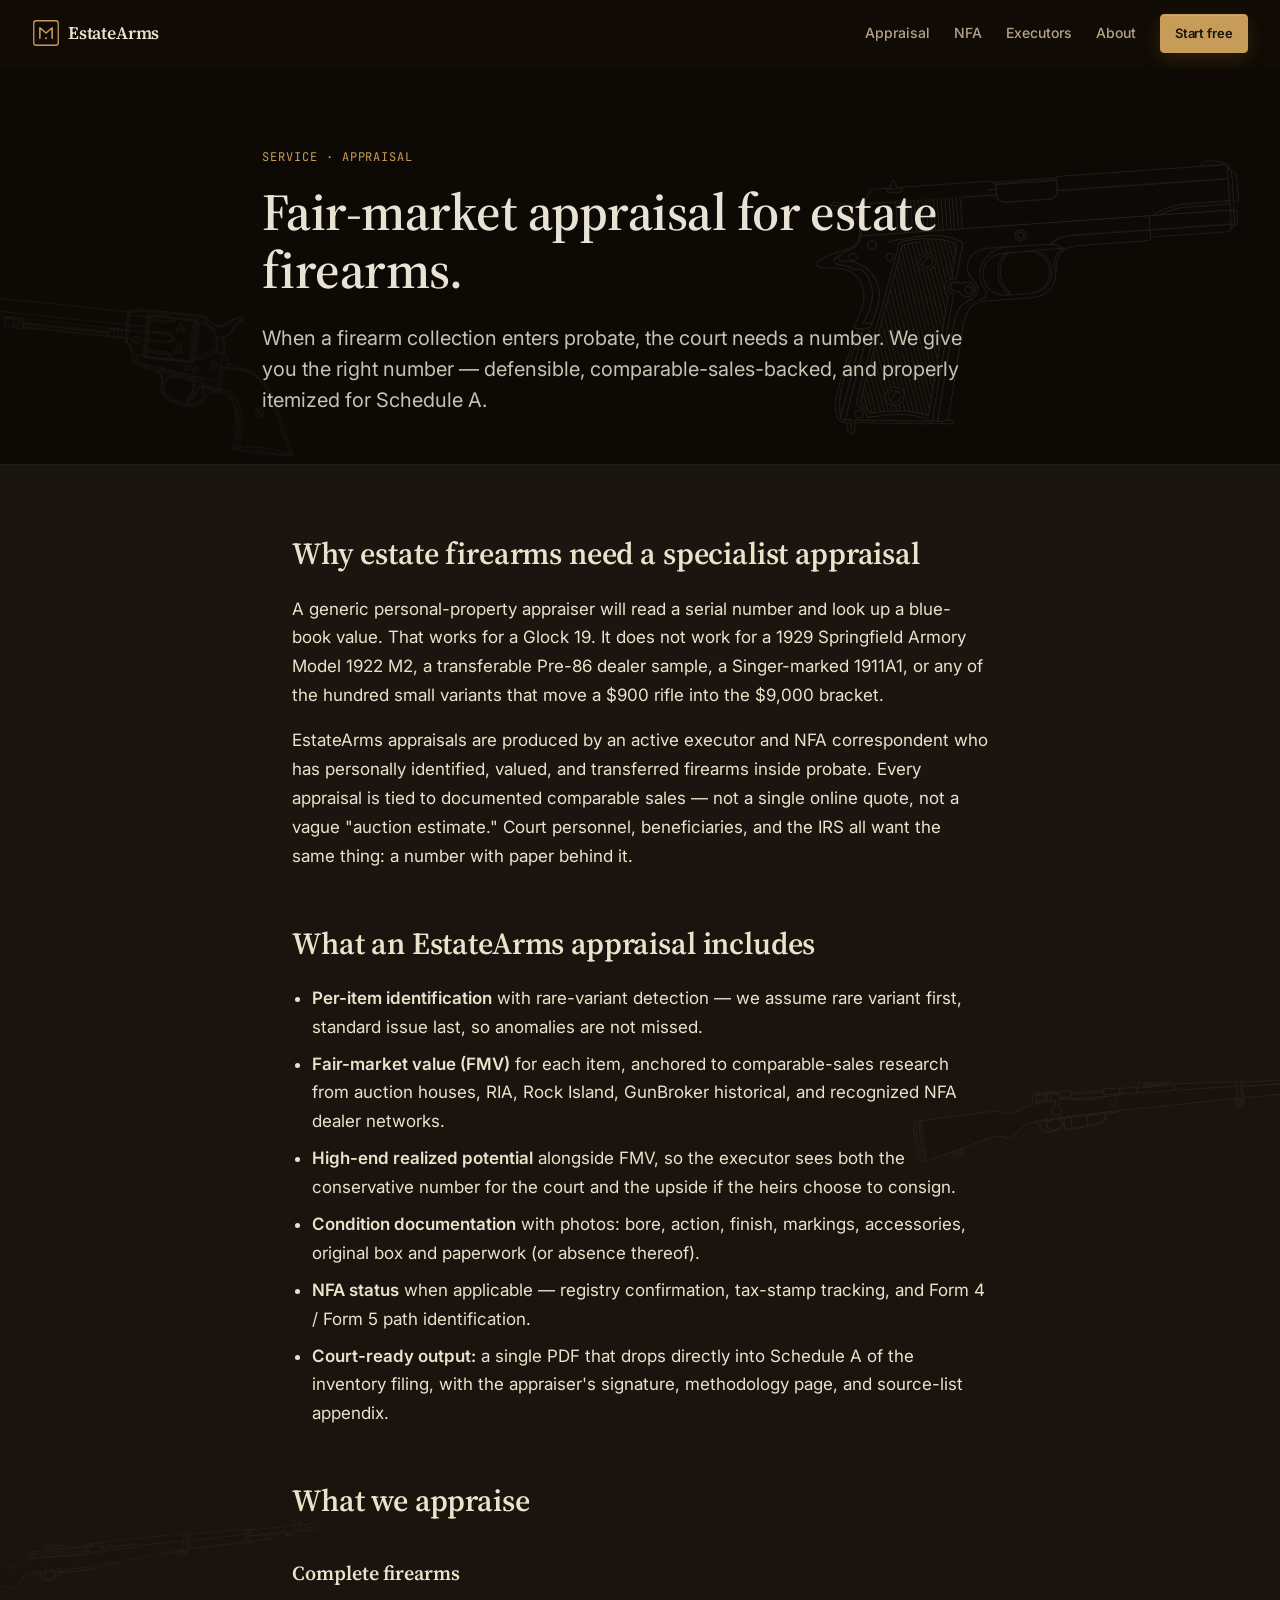
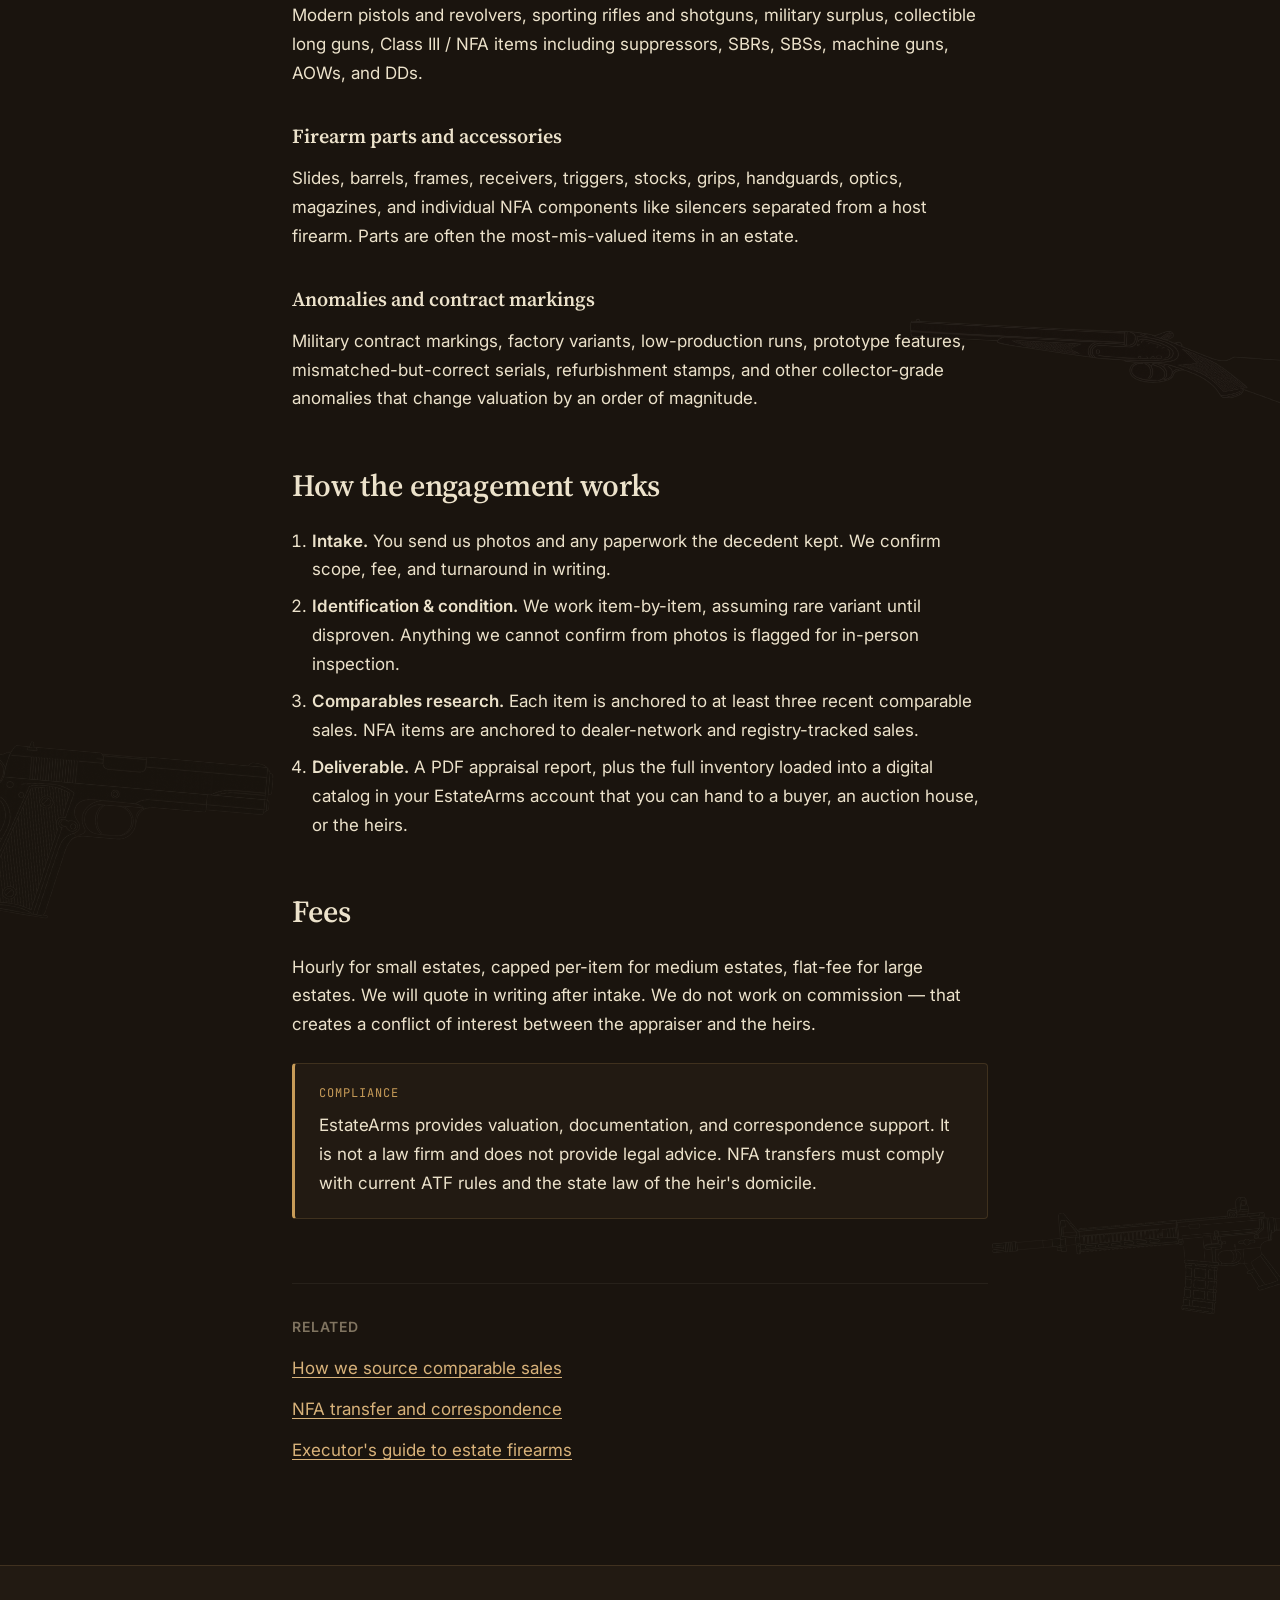
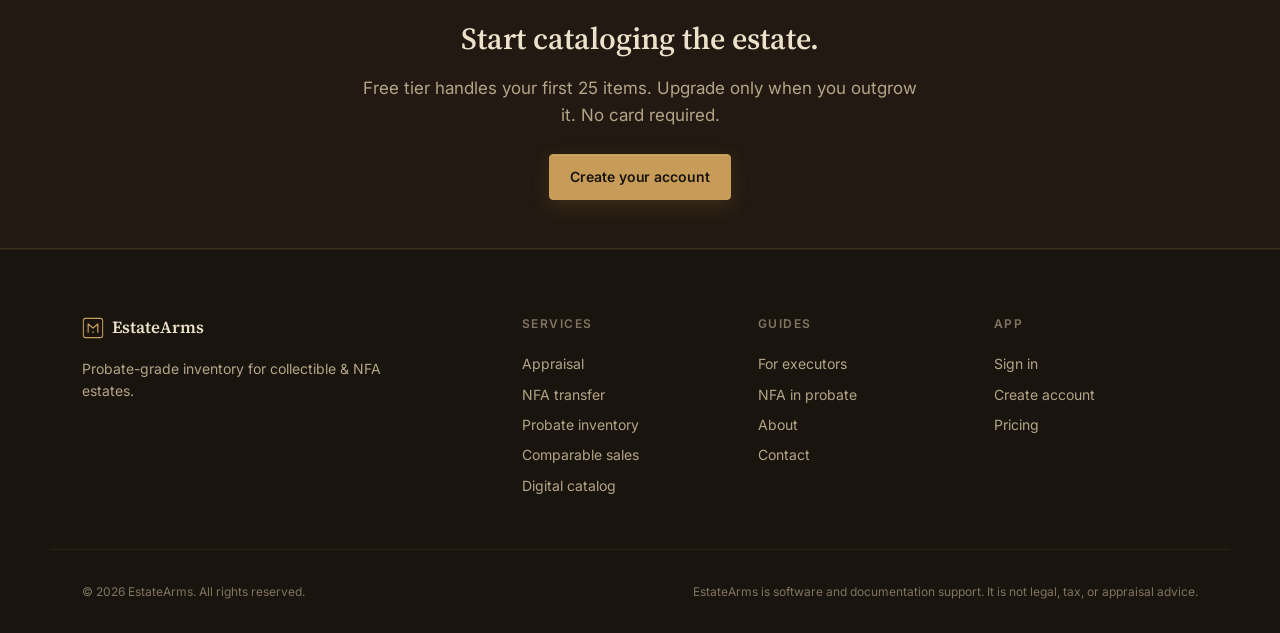
<file: appraisal.html>
<!doctype html>
<html lang="en">
<head>
  <meta charset="utf-8" />
  <meta name="viewport" content="width=device-width, initial-scale=1" />
  <title>Estate Firearm Appraisal — EstateArms</title>
  <meta name="description" content="Estate firearm appraisal for probate, insurance, and estate-tax purposes. Comparable-sales valuation including NFA items. Florida-based, remote nationwide." />
  <meta property="og:title" content="Estate Firearm Appraisal — EstateArms" />
  <meta property="og:description" content="Estate firearm appraisal for probate, insurance, and estate-tax purposes. Comparable-sales valuation including NFA items. Florida-based, remote nationwide." />
  <meta property="og:type" content="article" />
  <link rel="canonical" href="https://estatearms.com/appraisal.html" />
  <link rel="preconnect" href="https://fonts.googleapis.com" />
  <link rel="preconnect" href="https://fonts.gstatic.com" crossorigin />
  <link href="https://fonts.googleapis.com/css2?family=Source+Serif+4:opsz,wght@8..60,400;8..60,500;8..60,600;8..60,700&family=Inter:wght@400;500;600;700&family=JetBrains+Mono:wght@400;500&display=swap" rel="stylesheet" />
  <link rel="stylesheet" href="styles.css" />
  <link rel="icon" type="image/svg+xml" href="favicon.svg" />
</head>
<body>
  <header class="site-header">
    <a href="index.html" class="logo" aria-label="EstateArms home">
      <svg width="28" height="28" viewBox="0 0 32 32" fill="none" aria-hidden="true">
        <rect x="2" y="2" width="28" height="28" rx="3" stroke="currentColor" stroke-width="1.5" />
        <path d="M9 22 L9 10 L16 16 L23 10 L23 22" stroke="currentColor" stroke-width="1.8" stroke-linecap="round" stroke-linejoin="round" fill="none" />
        <circle cx="16" cy="22" r="1.2" fill="currentColor" />
      </svg>
      <span>EstateArms</span>
    </a>
    <nav class="site-nav" aria-label="Primary">
      <a href="appraisal.html">Appraisal</a>
      <a href="nfa.html">NFA</a>
      <a href="executors.html">Executors</a>
      <a href="about.html">About</a>
    </nav>
    <a href="https://app.estatearms.com/#/auth" class="btn btn-primary btn-sm">Start free</a>
  </header>

  <main>
    <section class="article-hero">
      <img src="schematic-pistol.png" alt="" aria-hidden="true" class="page-deco page-deco--primary" />
      <img src="schematic-revolver.png" alt="" aria-hidden="true" class="page-deco page-deco--secondary" />
      <div class="container">
        <div class="crumb">Service · Appraisal</div>
        <h1>Fair-market appraisal for estate firearms.</h1>
        <p class="lede">When a firearm collection enters probate, the court needs a number. We give you the right number — defensible, comparable-sales-backed, and properly itemized for Schedule A.</p>
      </div>
    </section>

    <section class="article-body">
      <img src="schematic-rifle.png" alt="" aria-hidden="true" class="page-deco-body page-deco-body--tr" />
      <img src="schematic-garand.png" alt="" aria-hidden="true" class="page-deco-body page-deco-body--ml" />
      <img src="schematic-shotgun.png" alt="" aria-hidden="true" class="page-deco-body page-deco-body--mr" />
      <img src="schematic-pistol.png" alt="" aria-hidden="true" class="page-deco-body page-deco-body--bl" />
      <img src="schematic-ar15.png" alt="" aria-hidden="true" class="page-deco-body page-deco-body--br" />
      <div class="container">
<h2>Why estate firearms need a specialist appraisal</h2>
<p>A generic personal-property appraiser will read a serial number and look up a blue-book value. That works for a Glock 19. It does not work for a 1929 Springfield Armory Model 1922 M2, a transferable Pre-86 dealer sample, a Singer-marked 1911A1, or any of the hundred small variants that move a $900 rifle into the $9,000 bracket.</p>

<p>EstateArms appraisals are produced by an active executor and NFA correspondent who has personally identified, valued, and transferred firearms inside probate. Every appraisal is tied to documented comparable sales — not a single online quote, not a vague "auction estimate." Court personnel, beneficiaries, and the IRS all want the same thing: a number with paper behind it.</p>

<h2>What an EstateArms appraisal includes</h2>
<ul>
  <li><strong>Per-item identification</strong> with rare-variant detection — we assume rare variant first, standard issue last, so anomalies are not missed.</li>
  <li><strong>Fair-market value (FMV)</strong> for each item, anchored to comparable-sales research from auction houses, RIA, Rock Island, GunBroker historical, and recognized NFA dealer networks.</li>
  <li><strong>High-end realized potential</strong> alongside FMV, so the executor sees both the conservative number for the court and the upside if the heirs choose to consign.</li>
  <li><strong>Condition documentation</strong> with photos: bore, action, finish, markings, accessories, original box and paperwork (or absence thereof).</li>
  <li><strong>NFA status</strong> when applicable — registry confirmation, tax-stamp tracking, and Form 4 / Form 5 path identification.</li>
  <li><strong>Court-ready output:</strong> a single PDF that drops directly into Schedule A of the inventory filing, with the appraiser's signature, methodology page, and source-list appendix.</li>
</ul>

<h2>What we appraise</h2>
<h3>Complete firearms</h3>
<p>Modern pistols and revolvers, sporting rifles and shotguns, military surplus, collectible long guns, Class III / NFA items including suppressors, SBRs, SBSs, machine guns, AOWs, and DDs.</p>

<h3>Firearm parts and accessories</h3>
<p>Slides, barrels, frames, receivers, triggers, stocks, grips, handguards, optics, magazines, and individual NFA components like silencers separated from a host firearm. Parts are often the most-mis-valued items in an estate.</p>

<h3>Anomalies and contract markings</h3>
<p>Military contract markings, factory variants, low-production runs, prototype features, mismatched-but-correct serials, refurbishment stamps, and other collector-grade anomalies that change valuation by an order of magnitude.</p>

<h2>How the engagement works</h2>
<ol>
  <li><strong>Intake.</strong> You send us photos and any paperwork the decedent kept. We confirm scope, fee, and turnaround in writing.</li>
  <li><strong>Identification &amp; condition.</strong> We work item-by-item, assuming rare variant until disproven. Anything we cannot confirm from photos is flagged for in-person inspection.</li>
  <li><strong>Comparables research.</strong> Each item is anchored to at least three recent comparable sales. NFA items are anchored to dealer-network and registry-tracked sales.</li>
  <li><strong>Deliverable.</strong> A PDF appraisal report, plus the full inventory loaded into a digital catalog in your EstateArms account that you can hand to a buyer, an auction house, or the heirs.</li>
</ol>

<h2>Fees</h2>
<p>Hourly for small estates, capped per-item for medium estates, flat-fee for large estates. We will quote in writing after intake. We do not work on commission — that creates a conflict of interest between the appraiser and the heirs.</p>

<div class="callout">
  <span class="label">Compliance</span>
  <p>EstateArms provides valuation, documentation, and correspondence support. It is not a law firm and does not provide legal advice. NFA transfers must comply with current ATF rules and the state law of the heir's domicile.</p>
</div>

<div class="next-reading">
  <h3>Related</h3>
  <ul>
    <li><a href="comparables.html">How we source comparable sales</a></li>
    <li><a href="nfa.html">NFA transfer and correspondence</a></li>
    <li><a href="executors.html">Executor's guide to estate firearms</a></li>
  </ul>
</div>
      </div>
    </section>

    <section class="article-cta">
      <div class="container">
        <h3>Start cataloging the estate.</h3>
        <p>Free tier handles your first 25 items. Upgrade only when you outgrow it. No card required.</p>
        <a href="https://app.estatearms.com/#/auth" class="btn btn-primary">Create your account</a>
      </div>
    </section>
  </main>

  <footer class="site-footer">
    <div class="container footer-grid">
      <div class="footer-brand">
        <div class="footer-logo">
          <svg width="22" height="22" viewBox="0 0 32 32" fill="none" aria-hidden="true">
            <rect x="2" y="2" width="28" height="28" rx="3" stroke="currentColor" stroke-width="1.5" />
            <path d="M9 22 L9 10 L16 16 L23 10 L23 22" stroke="currentColor" stroke-width="1.8" stroke-linecap="round" stroke-linejoin="round" fill="none" />
            <circle cx="16" cy="22" r="1.2" fill="currentColor" />
          </svg>
          <span>EstateArms</span>
        </div>
        <p>Probate-grade inventory for collectible &amp; NFA estates.</p>
      </div>
      <div>
        <h4>Services</h4>
        <a href="appraisal.html">Appraisal</a>
        <a href="nfa.html">NFA transfer</a>
        <a href="inventory.html">Probate inventory</a>
        <a href="comparables.html">Comparable sales</a>
        <a href="catalog.html">Digital catalog</a>
      </div>
      <div>
        <h4>Guides</h4>
        <a href="executors.html">For executors</a>
        <a href="nfa-probate.html">NFA in probate</a>
        <a href="about.html">About</a>
        <a href="contact.html">Contact</a>
      </div>
      <div>
        <h4>App</h4>
        <a href="https://app.estatearms.com/#/auth">Sign in</a>
        <a href="https://app.estatearms.com/#/auth">Create account</a>
        <a href="/#pricing">Pricing</a>
      </div>
    </div>
    <div class="container footer-bottom">
      <span>© 2026 EstateArms. All rights reserved.</span>
      <span>EstateArms is software and documentation support. It is not legal, tax, or appraisal advice.</span>
    </div>
  </footer>
</body>
</html>
</file>
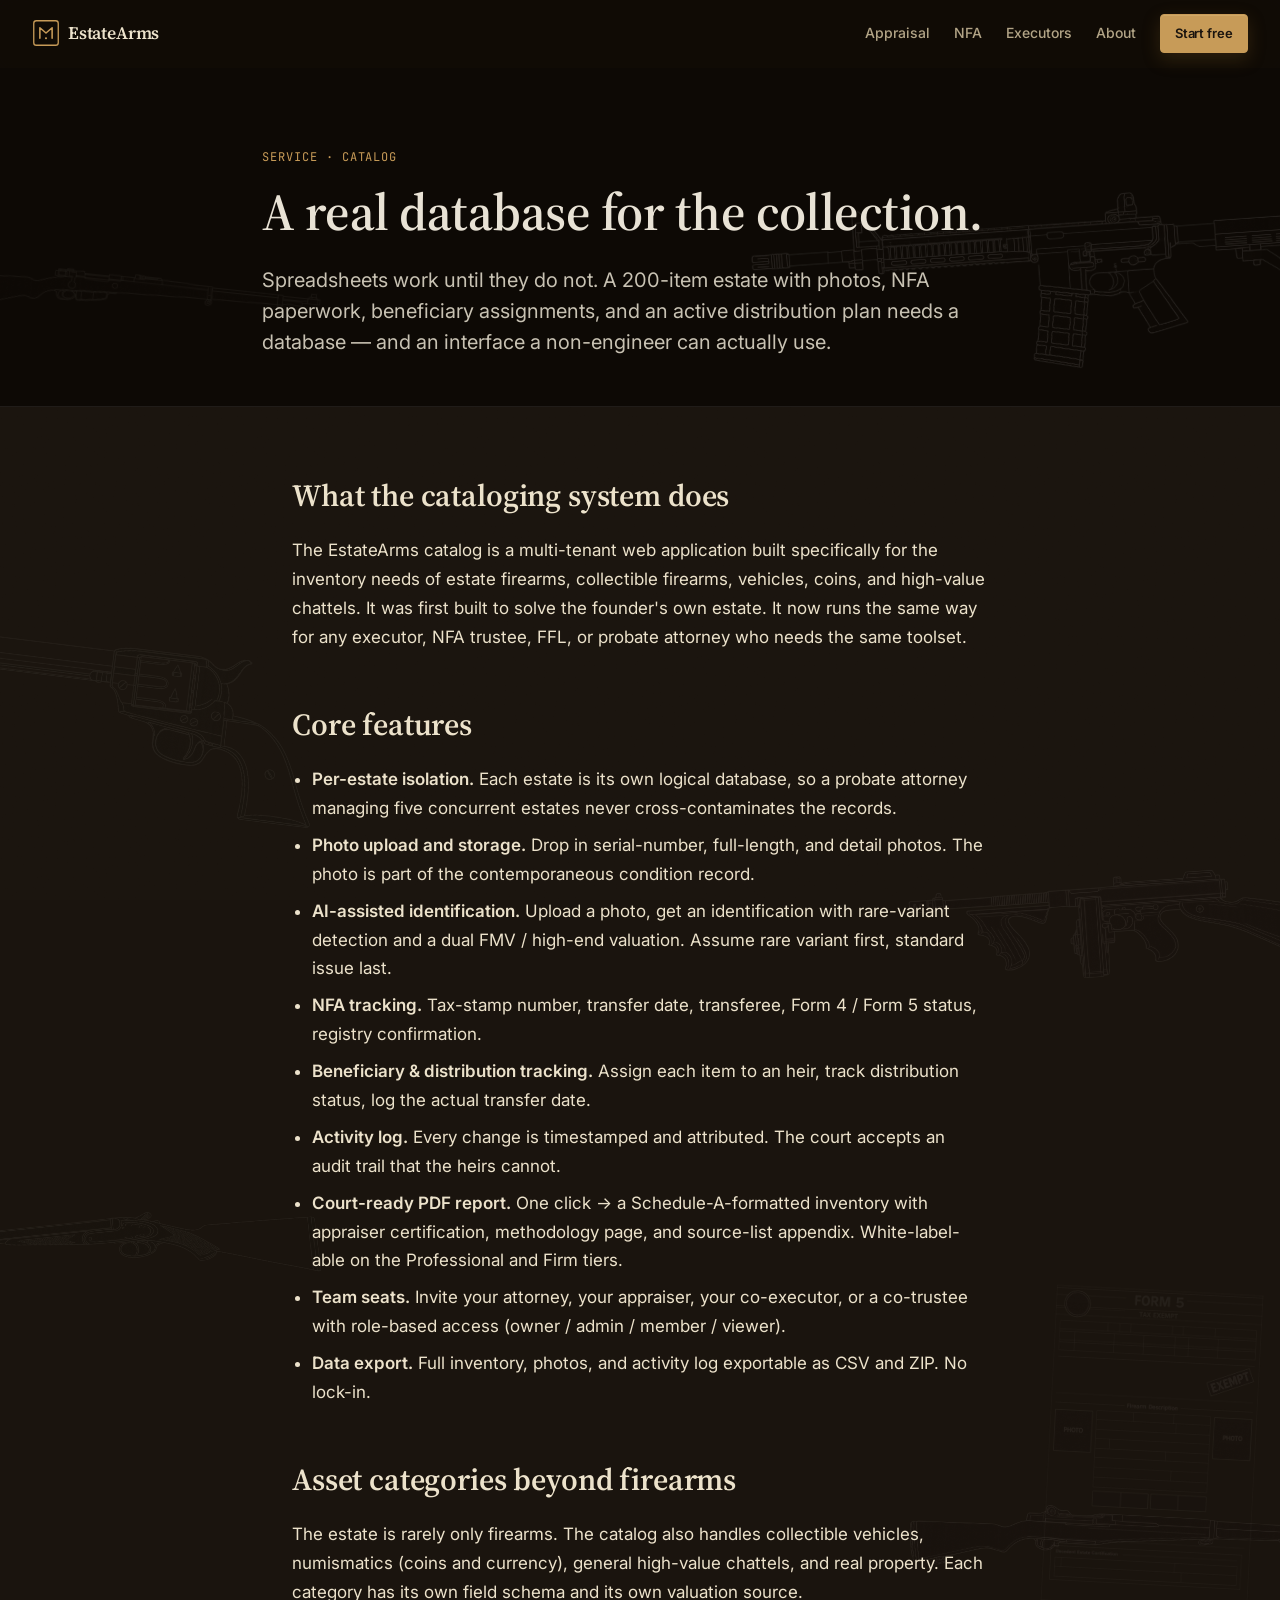
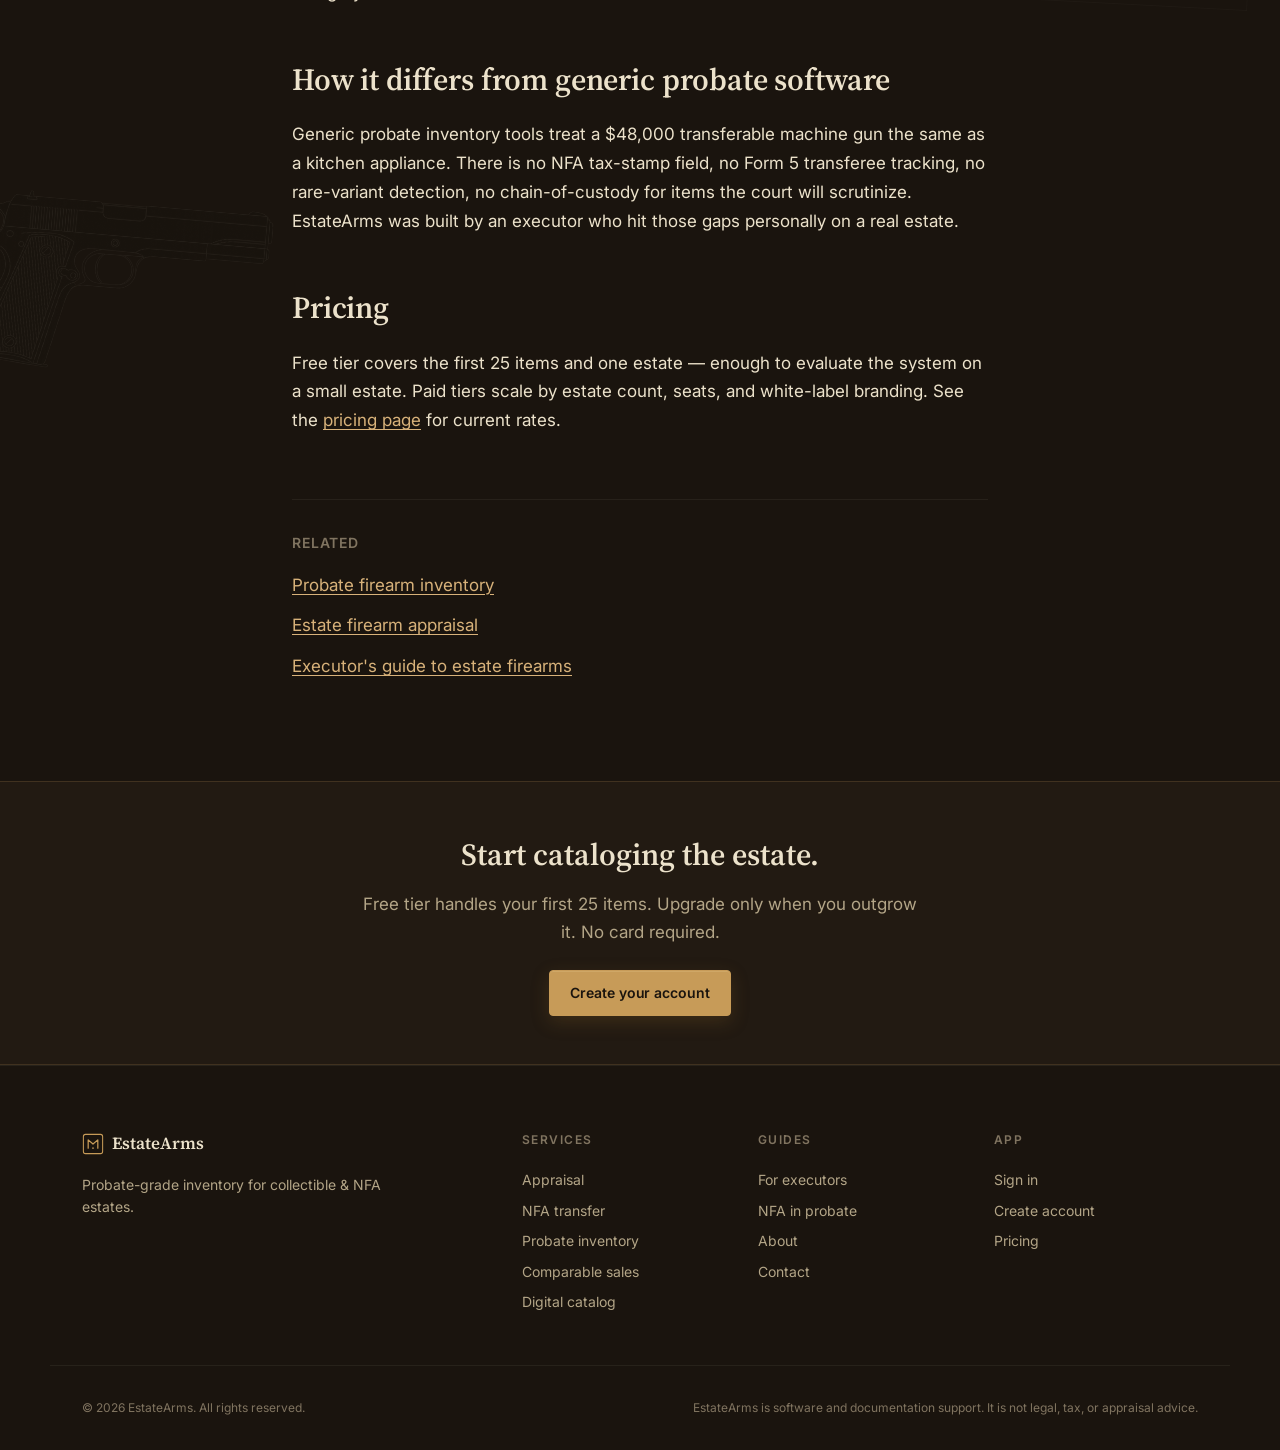
<file: catalog.html>
<!doctype html>
<html lang="en">
<head>
  <meta charset="utf-8" />
  <meta name="viewport" content="width=device-width, initial-scale=1" />
  <title>Digital Cataloging System — EstateArms</title>
  <meta name="description" content="Photo-documented, database-backed firearm inventory built for executors, collectors, and FFLs. Per-estate isolation, AI-assisted identification, NFA tracking, court-ready PDF export." />
  <meta property="og:title" content="Digital Cataloging System — EstateArms" />
  <meta property="og:description" content="Photo-documented, database-backed firearm inventory built for executors, collectors, and FFLs. Per-estate isolation, AI-assisted identification, NFA tracking, court-ready PDF export." />
  <meta property="og:type" content="article" />
  <link rel="canonical" href="https://estatearms.com/catalog.html" />
  <link rel="preconnect" href="https://fonts.googleapis.com" />
  <link rel="preconnect" href="https://fonts.gstatic.com" crossorigin />
  <link href="https://fonts.googleapis.com/css2?family=Source+Serif+4:opsz,wght@8..60,400;8..60,500;8..60,600;8..60,700&family=Inter:wght@400;500;600;700&family=JetBrains+Mono:wght@400;500&display=swap" rel="stylesheet" />
  <link rel="stylesheet" href="styles.css" />
  <link rel="icon" type="image/svg+xml" href="favicon.svg" />
</head>
<body>
  <header class="site-header">
    <a href="index.html" class="logo" aria-label="EstateArms home">
      <svg width="28" height="28" viewBox="0 0 32 32" fill="none" aria-hidden="true">
        <rect x="2" y="2" width="28" height="28" rx="3" stroke="currentColor" stroke-width="1.5" />
        <path d="M9 22 L9 10 L16 16 L23 10 L23 22" stroke="currentColor" stroke-width="1.8" stroke-linecap="round" stroke-linejoin="round" fill="none" />
        <circle cx="16" cy="22" r="1.2" fill="currentColor" />
      </svg>
      <span>EstateArms</span>
    </a>
    <nav class="site-nav" aria-label="Primary">
      <a href="appraisal.html">Appraisal</a>
      <a href="nfa.html">NFA</a>
      <a href="executors.html">Executors</a>
      <a href="about.html">About</a>
    </nav>
    <a href="https://app.estatearms.com/#/auth" class="btn btn-primary btn-sm">Start free</a>
  </header>

  <main>
    <section class="article-hero">
      <img src="schematic-ar15.png" alt="" aria-hidden="true" class="page-deco page-deco--primary" />
      <img src="schematic-rifle.png" alt="" aria-hidden="true" class="page-deco page-deco--secondary" />
      <div class="container">
        <div class="crumb">Service · Catalog</div>
        <h1>A real database for the collection.</h1>
        <p class="lede">Spreadsheets work until they do not. A 200-item estate with photos, NFA paperwork, beneficiary assignments, and an active distribution plan needs a database — and an interface a non-engineer can actually use.</p>
      </div>
    </section>

    <section class="article-body">
      <img src="schematic-revolver.png" alt="" aria-hidden="true" class="page-deco-body page-deco-body--tl" />
      <img src="schematic-thompson.png" alt="" aria-hidden="true" class="page-deco-body page-deco-body--tr" />
      <img src="schematic-shotgun.png" alt="" aria-hidden="true" class="page-deco-body page-deco-body--ml" />
      <img src="schematic-garand.png" alt="" aria-hidden="true" class="page-deco-body page-deco-body--mr" />
      <img src="schematic-pistol.png" alt="" aria-hidden="true" class="page-deco-body page-deco-body--bl" />
      <img src="schematic-form5.png" alt="" aria-hidden="true" class="page-deco-body page-deco-body--form-mr" />
      <div class="container">
<h2>What the cataloging system does</h2>
<p>The EstateArms catalog is a multi-tenant web application built specifically for the inventory needs of estate firearms, collectible firearms, vehicles, coins, and high-value chattels. It was first built to solve the founder's own estate. It now runs the same way for any executor, NFA trustee, FFL, or probate attorney who needs the same toolset.</p>

<h2>Core features</h2>
<ul>
  <li><strong>Per-estate isolation.</strong> Each estate is its own logical database, so a probate attorney managing five concurrent estates never cross-contaminates the records.</li>
  <li><strong>Photo upload and storage.</strong> Drop in serial-number, full-length, and detail photos. The photo is part of the contemporaneous condition record.</li>
  <li><strong>AI-assisted identification.</strong> Upload a photo, get an identification with rare-variant detection and a dual FMV / high-end valuation. Assume rare variant first, standard issue last.</li>
  <li><strong>NFA tracking.</strong> Tax-stamp number, transfer date, transferee, Form 4 / Form 5 status, registry confirmation.</li>
  <li><strong>Beneficiary &amp; distribution tracking.</strong> Assign each item to an heir, track distribution status, log the actual transfer date.</li>
  <li><strong>Activity log.</strong> Every change is timestamped and attributed. The court accepts an audit trail that the heirs cannot.</li>
  <li><strong>Court-ready PDF report.</strong> One click → a Schedule-A-formatted inventory with appraiser certification, methodology page, and source-list appendix. White-label-able on the Professional and Firm tiers.</li>
  <li><strong>Team seats.</strong> Invite your attorney, your appraiser, your co-executor, or a co-trustee with role-based access (owner / admin / member / viewer).</li>
  <li><strong>Data export.</strong> Full inventory, photos, and activity log exportable as CSV and ZIP. No lock-in.</li>
</ul>

<h2>Asset categories beyond firearms</h2>
<p>The estate is rarely only firearms. The catalog also handles collectible vehicles, numismatics (coins and currency), general high-value chattels, and real property. Each category has its own field schema and its own valuation source.</p>

<h2>How it differs from generic probate software</h2>
<p>Generic probate inventory tools treat a $48,000 transferable machine gun the same as a kitchen appliance. There is no NFA tax-stamp field, no Form 5 transferee tracking, no rare-variant detection, no chain-of-custody for items the court will scrutinize. EstateArms was built by an executor who hit those gaps personally on a real estate.</p>

<h2>Pricing</h2>
<p>Free tier covers the first 25 items and one estate — enough to evaluate the system on a small estate. Paid tiers scale by estate count, seats, and white-label branding. See the <a href="/#pricing">pricing page</a> for current rates.</p>

<div class="next-reading">
  <h3>Related</h3>
  <ul>
    <li><a href="inventory.html">Probate firearm inventory</a></li>
    <li><a href="appraisal.html">Estate firearm appraisal</a></li>
    <li><a href="executors.html">Executor's guide to estate firearms</a></li>
  </ul>
</div>
      </div>
    </section>

    <section class="article-cta">
      <div class="container">
        <h3>Start cataloging the estate.</h3>
        <p>Free tier handles your first 25 items. Upgrade only when you outgrow it. No card required.</p>
        <a href="https://app.estatearms.com/#/auth" class="btn btn-primary">Create your account</a>
      </div>
    </section>
  </main>

  <footer class="site-footer">
    <div class="container footer-grid">
      <div class="footer-brand">
        <div class="footer-logo">
          <svg width="22" height="22" viewBox="0 0 32 32" fill="none" aria-hidden="true">
            <rect x="2" y="2" width="28" height="28" rx="3" stroke="currentColor" stroke-width="1.5" />
            <path d="M9 22 L9 10 L16 16 L23 10 L23 22" stroke="currentColor" stroke-width="1.8" stroke-linecap="round" stroke-linejoin="round" fill="none" />
            <circle cx="16" cy="22" r="1.2" fill="currentColor" />
          </svg>
          <span>EstateArms</span>
        </div>
        <p>Probate-grade inventory for collectible &amp; NFA estates.</p>
      </div>
      <div>
        <h4>Services</h4>
        <a href="appraisal.html">Appraisal</a>
        <a href="nfa.html">NFA transfer</a>
        <a href="inventory.html">Probate inventory</a>
        <a href="comparables.html">Comparable sales</a>
        <a href="catalog.html">Digital catalog</a>
      </div>
      <div>
        <h4>Guides</h4>
        <a href="executors.html">For executors</a>
        <a href="nfa-probate.html">NFA in probate</a>
        <a href="about.html">About</a>
        <a href="contact.html">Contact</a>
      </div>
      <div>
        <h4>App</h4>
        <a href="https://app.estatearms.com/#/auth">Sign in</a>
        <a href="https://app.estatearms.com/#/auth">Create account</a>
        <a href="/#pricing">Pricing</a>
      </div>
    </div>
    <div class="container footer-bottom">
      <span>© 2026 EstateArms. All rights reserved.</span>
      <span>EstateArms is software and documentation support. It is not legal, tax, or appraisal advice.</span>
    </div>
  </footer>
</body>
</html>
</file>
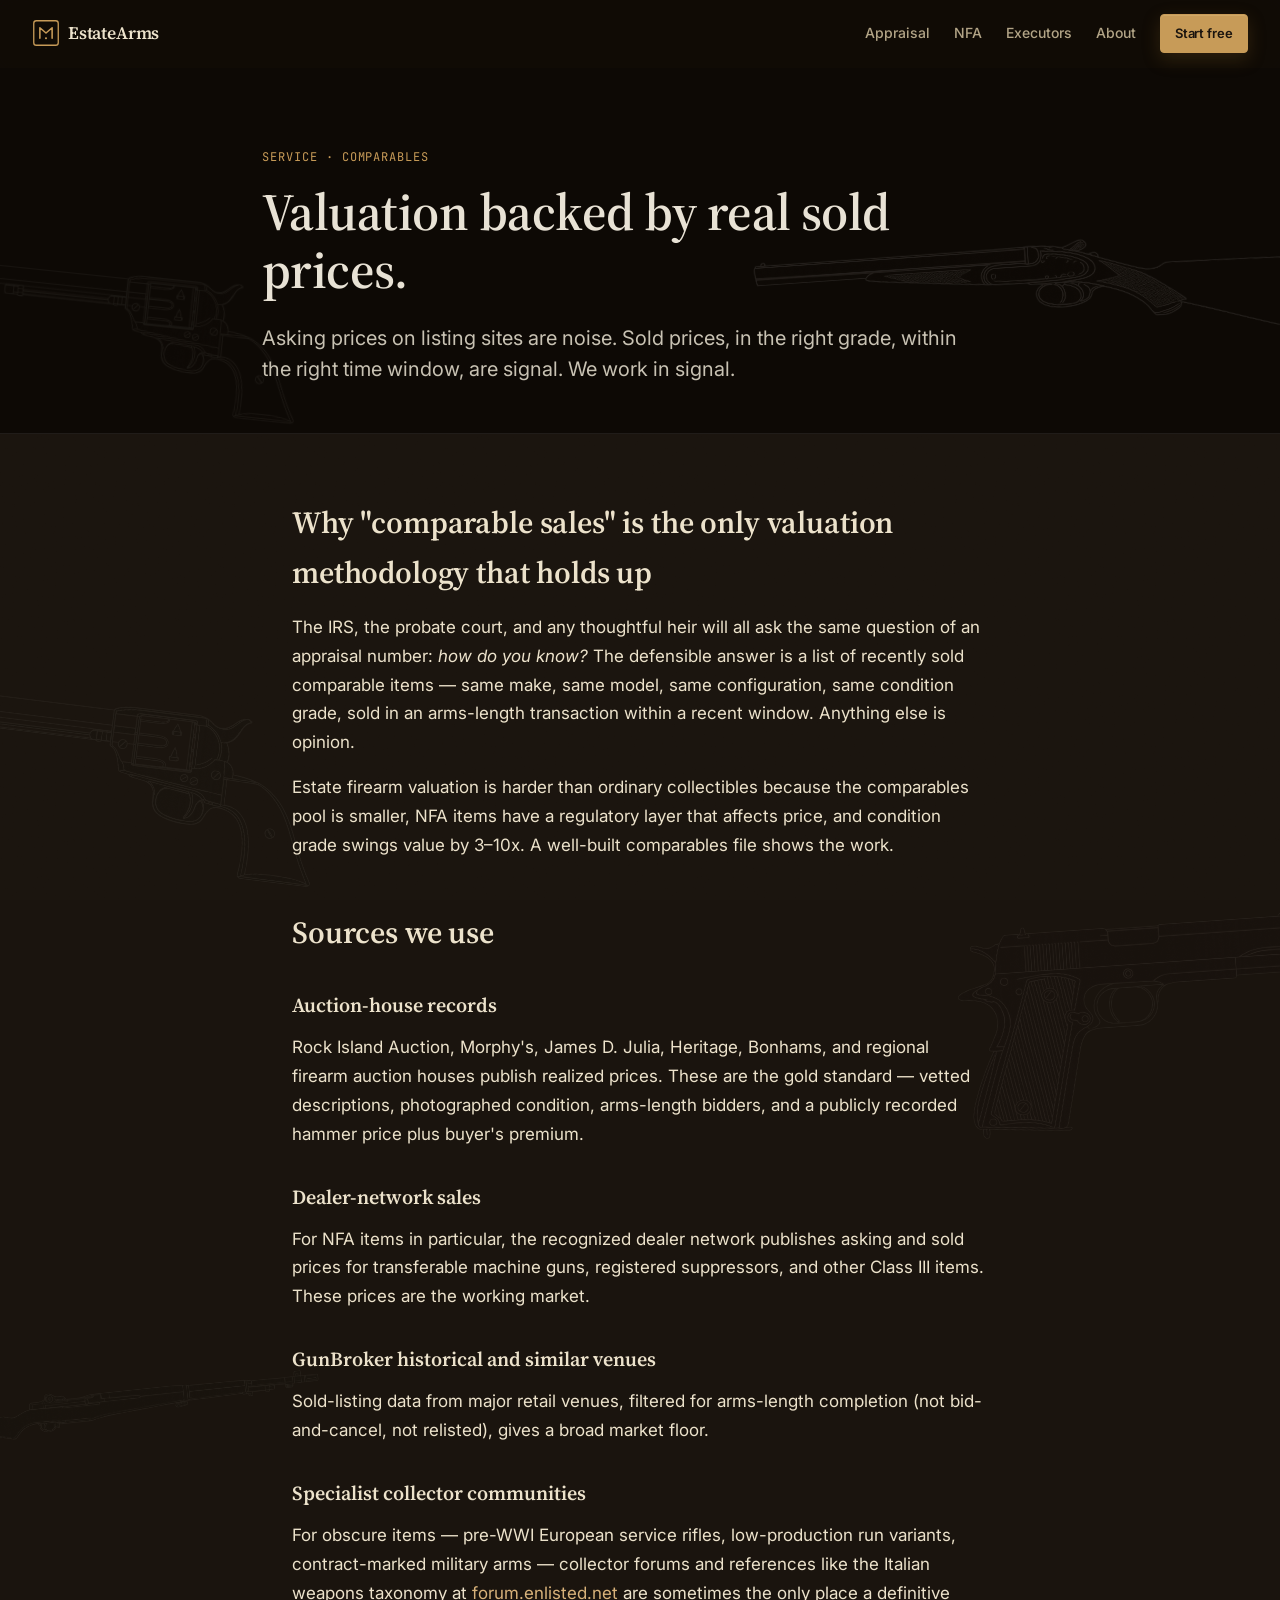
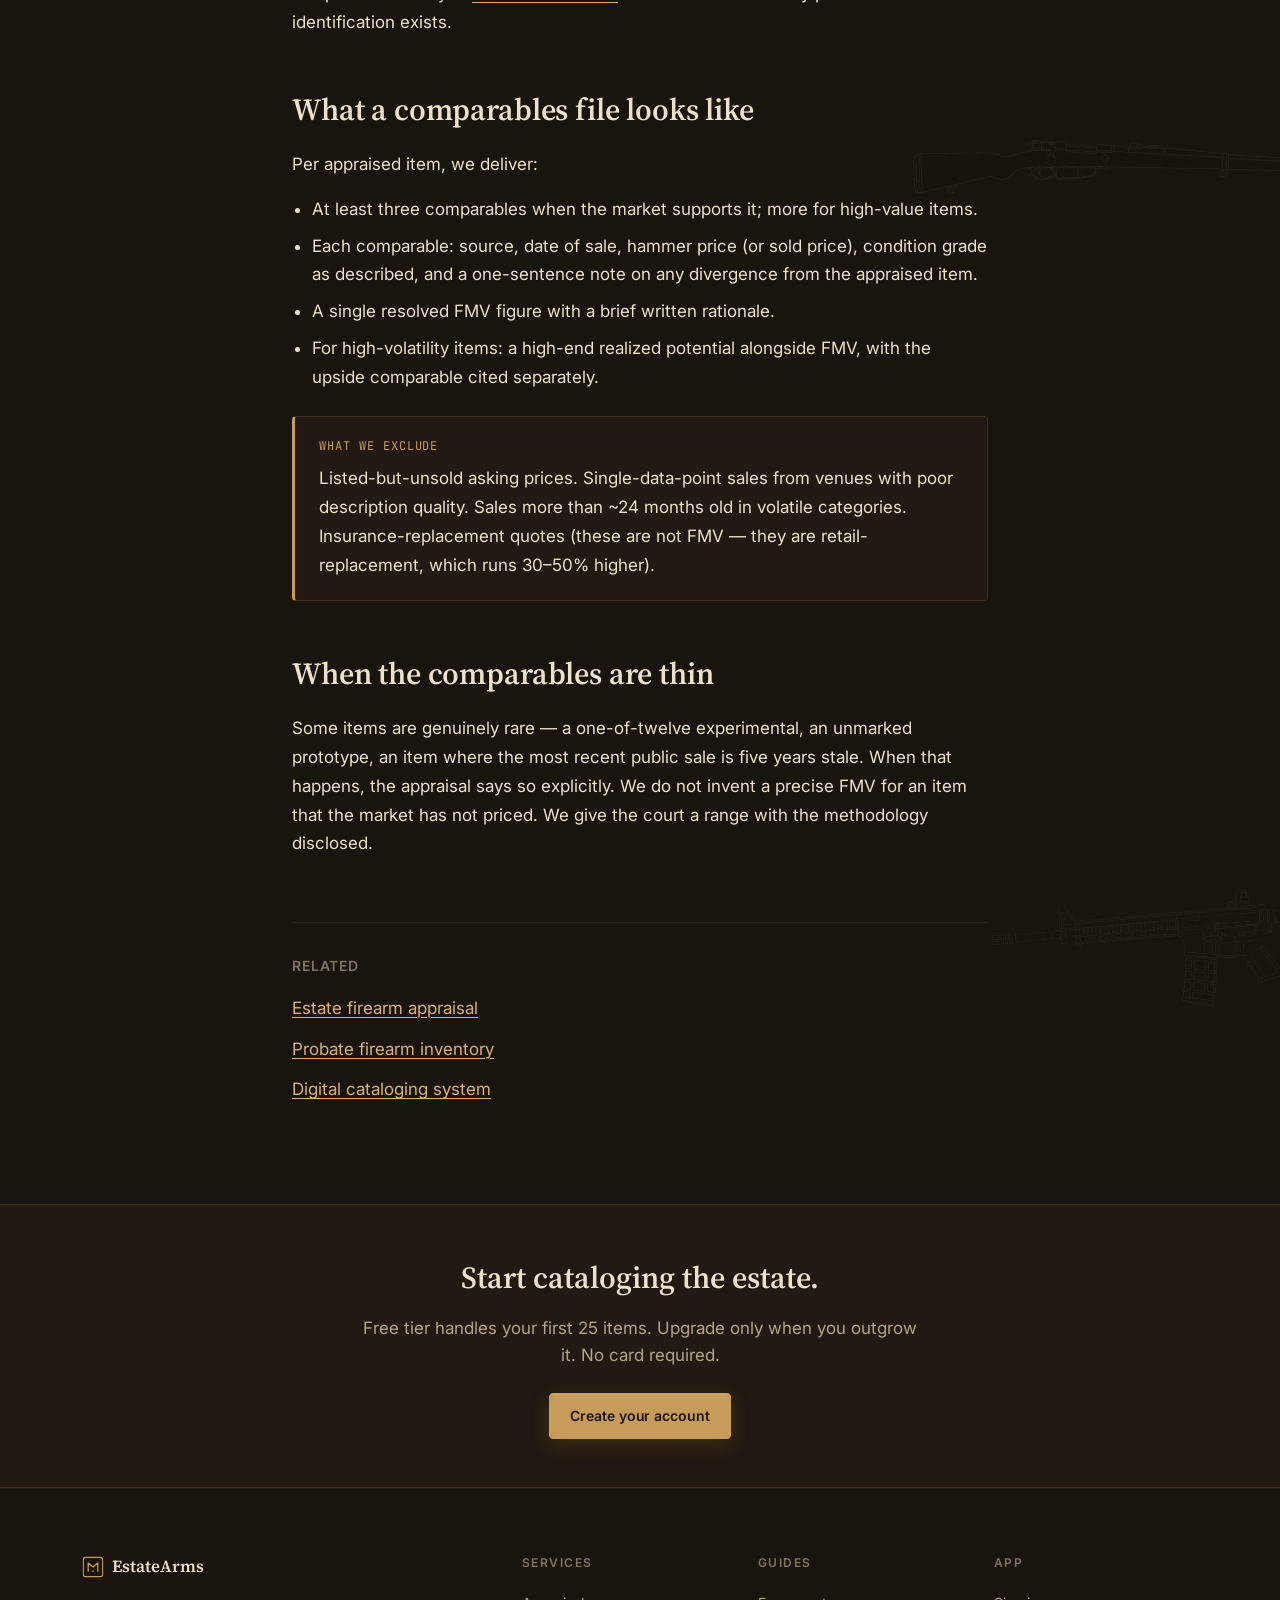
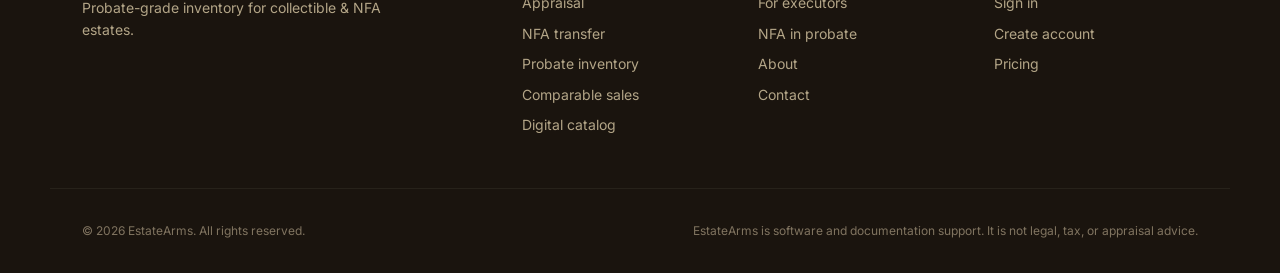
<file: comparables.html>
<!doctype html>
<html lang="en">
<head>
  <meta charset="utf-8" />
  <meta name="viewport" content="width=device-width, initial-scale=1" />
  <title>Comparable Sales Research — EstateArms</title>
  <meta name="description" content="Comparable-sales research for estate firearms — auction-house records, NFA dealer networks, GunBroker historical, and recognized collectible-firearm sources. Defensible methodology for probate and estate-tax purposes." />
  <meta property="og:title" content="Comparable Sales Research — EstateArms" />
  <meta property="og:description" content="Comparable-sales research for estate firearms — auction-house records, NFA dealer networks, GunBroker historical, and recognized collectible-firearm sources. Defensible methodology for probate and estate-tax purposes." />
  <meta property="og:type" content="article" />
  <link rel="canonical" href="https://estatearms.com/comparables.html" />
  <link rel="preconnect" href="https://fonts.googleapis.com" />
  <link rel="preconnect" href="https://fonts.gstatic.com" crossorigin />
  <link href="https://fonts.googleapis.com/css2?family=Source+Serif+4:opsz,wght@8..60,400;8..60,500;8..60,600;8..60,700&family=Inter:wght@400;500;600;700&family=JetBrains+Mono:wght@400;500&display=swap" rel="stylesheet" />
  <link rel="stylesheet" href="styles.css" />
  <link rel="icon" type="image/svg+xml" href="favicon.svg" />
</head>
<body>
  <header class="site-header">
    <a href="index.html" class="logo" aria-label="EstateArms home">
      <svg width="28" height="28" viewBox="0 0 32 32" fill="none" aria-hidden="true">
        <rect x="2" y="2" width="28" height="28" rx="3" stroke="currentColor" stroke-width="1.5" />
        <path d="M9 22 L9 10 L16 16 L23 10 L23 22" stroke="currentColor" stroke-width="1.8" stroke-linecap="round" stroke-linejoin="round" fill="none" />
        <circle cx="16" cy="22" r="1.2" fill="currentColor" />
      </svg>
      <span>EstateArms</span>
    </a>
    <nav class="site-nav" aria-label="Primary">
      <a href="appraisal.html">Appraisal</a>
      <a href="nfa.html">NFA</a>
      <a href="executors.html">Executors</a>
      <a href="about.html">About</a>
    </nav>
    <a href="https://app.estatearms.com/#/auth" class="btn btn-primary btn-sm">Start free</a>
  </header>

  <main>
    <section class="article-hero">
      <img src="schematic-shotgun.png" alt="" aria-hidden="true" class="page-deco page-deco--primary" />
      <img src="schematic-revolver.png" alt="" aria-hidden="true" class="page-deco page-deco--secondary" />
      <div class="container">
        <div class="crumb">Service · Comparables</div>
        <h1>Valuation backed by real sold prices.</h1>
        <p class="lede">Asking prices on listing sites are noise. Sold prices, in the right grade, within the right time window, are signal. We work in signal.</p>
      </div>
    </section>

    <section class="article-body">
      <img src="schematic-revolver.png" alt="" aria-hidden="true" class="page-deco-body page-deco-body--tl" />
      <img src="schematic-pistol.png" alt="" aria-hidden="true" class="page-deco-body page-deco-body--tr" />
      <img src="schematic-garand.png" alt="" aria-hidden="true" class="page-deco-body page-deco-body--ml" />
      <img src="schematic-rifle.png" alt="" aria-hidden="true" class="page-deco-body page-deco-body--mr" />
      <img src="schematic-ar15.png" alt="" aria-hidden="true" class="page-deco-body page-deco-body--br" />
      <div class="container">
<h2>Why "comparable sales" is the only valuation methodology that holds up</h2>
<p>The IRS, the probate court, and any thoughtful heir will all ask the same question of an appraisal number: <em>how do you know?</em> The defensible answer is a list of recently sold comparable items — same make, same model, same configuration, same condition grade, sold in an arms-length transaction within a recent window. Anything else is opinion.</p>

<p>Estate firearm valuation is harder than ordinary collectibles because the comparables pool is smaller, NFA items have a regulatory layer that affects price, and condition grade swings value by 3–10x. A well-built comparables file shows the work.</p>

<h2>Sources we use</h2>
<h3>Auction-house records</h3>
<p>Rock Island Auction, Morphy's, James D. Julia, Heritage, Bonhams, and regional firearm auction houses publish realized prices. These are the gold standard — vetted descriptions, photographed condition, arms-length bidders, and a publicly recorded hammer price plus buyer's premium.</p>

<h3>Dealer-network sales</h3>
<p>For NFA items in particular, the recognized dealer network publishes asking and sold prices for transferable machine guns, registered suppressors, and other Class III items. These prices are the working market.</p>

<h3>GunBroker historical and similar venues</h3>
<p>Sold-listing data from major retail venues, filtered for arms-length completion (not bid-and-cancel, not relisted), gives a broad market floor.</p>

<h3>Specialist collector communities</h3>
<p>For obscure items — pre-WWI European service rifles, low-production run variants, contract-marked military arms — collector forums and references like the Italian weapons taxonomy at <a href="https://forum.enlisted.net/t/an-ultimate-italian-weapons-recollection/142899">forum.enlisted.net</a> are sometimes the only place a definitive identification exists.</p>

<h2>What a comparables file looks like</h2>
<p>Per appraised item, we deliver:</p>
<ul>
  <li>At least three comparables when the market supports it; more for high-value items.</li>
  <li>Each comparable: source, date of sale, hammer price (or sold price), condition grade as described, and a one-sentence note on any divergence from the appraised item.</li>
  <li>A single resolved FMV figure with a brief written rationale.</li>
  <li>For high-volatility items: a high-end realized potential alongside FMV, with the upside comparable cited separately.</li>
</ul>

<div class="callout">
  <span class="label">What we exclude</span>
  <p>Listed-but-unsold asking prices. Single-data-point sales from venues with poor description quality. Sales more than ~24 months old in volatile categories. Insurance-replacement quotes (these are not FMV — they are retail-replacement, which runs 30–50% higher).</p>
</div>

<h2>When the comparables are thin</h2>
<p>Some items are genuinely rare — a one-of-twelve experimental, an unmarked prototype, an item where the most recent public sale is five years stale. When that happens, the appraisal says so explicitly. We do not invent a precise FMV for an item that the market has not priced. We give the court a range with the methodology disclosed.</p>

<div class="next-reading">
  <h3>Related</h3>
  <ul>
    <li><a href="appraisal.html">Estate firearm appraisal</a></li>
    <li><a href="inventory.html">Probate firearm inventory</a></li>
    <li><a href="catalog.html">Digital cataloging system</a></li>
  </ul>
</div>
      </div>
    </section>

    <section class="article-cta">
      <div class="container">
        <h3>Start cataloging the estate.</h3>
        <p>Free tier handles your first 25 items. Upgrade only when you outgrow it. No card required.</p>
        <a href="https://app.estatearms.com/#/auth" class="btn btn-primary">Create your account</a>
      </div>
    </section>
  </main>

  <footer class="site-footer">
    <div class="container footer-grid">
      <div class="footer-brand">
        <div class="footer-logo">
          <svg width="22" height="22" viewBox="0 0 32 32" fill="none" aria-hidden="true">
            <rect x="2" y="2" width="28" height="28" rx="3" stroke="currentColor" stroke-width="1.5" />
            <path d="M9 22 L9 10 L16 16 L23 10 L23 22" stroke="currentColor" stroke-width="1.8" stroke-linecap="round" stroke-linejoin="round" fill="none" />
            <circle cx="16" cy="22" r="1.2" fill="currentColor" />
          </svg>
          <span>EstateArms</span>
        </div>
        <p>Probate-grade inventory for collectible &amp; NFA estates.</p>
      </div>
      <div>
        <h4>Services</h4>
        <a href="appraisal.html">Appraisal</a>
        <a href="nfa.html">NFA transfer</a>
        <a href="inventory.html">Probate inventory</a>
        <a href="comparables.html">Comparable sales</a>
        <a href="catalog.html">Digital catalog</a>
      </div>
      <div>
        <h4>Guides</h4>
        <a href="executors.html">For executors</a>
        <a href="nfa-probate.html">NFA in probate</a>
        <a href="about.html">About</a>
        <a href="contact.html">Contact</a>
      </div>
      <div>
        <h4>App</h4>
        <a href="https://app.estatearms.com/#/auth">Sign in</a>
        <a href="https://app.estatearms.com/#/auth">Create account</a>
        <a href="/#pricing">Pricing</a>
      </div>
    </div>
    <div class="container footer-bottom">
      <span>© 2026 EstateArms. All rights reserved.</span>
      <span>EstateArms is software and documentation support. It is not legal, tax, or appraisal advice.</span>
    </div>
  </footer>
</body>
</html>
</file>
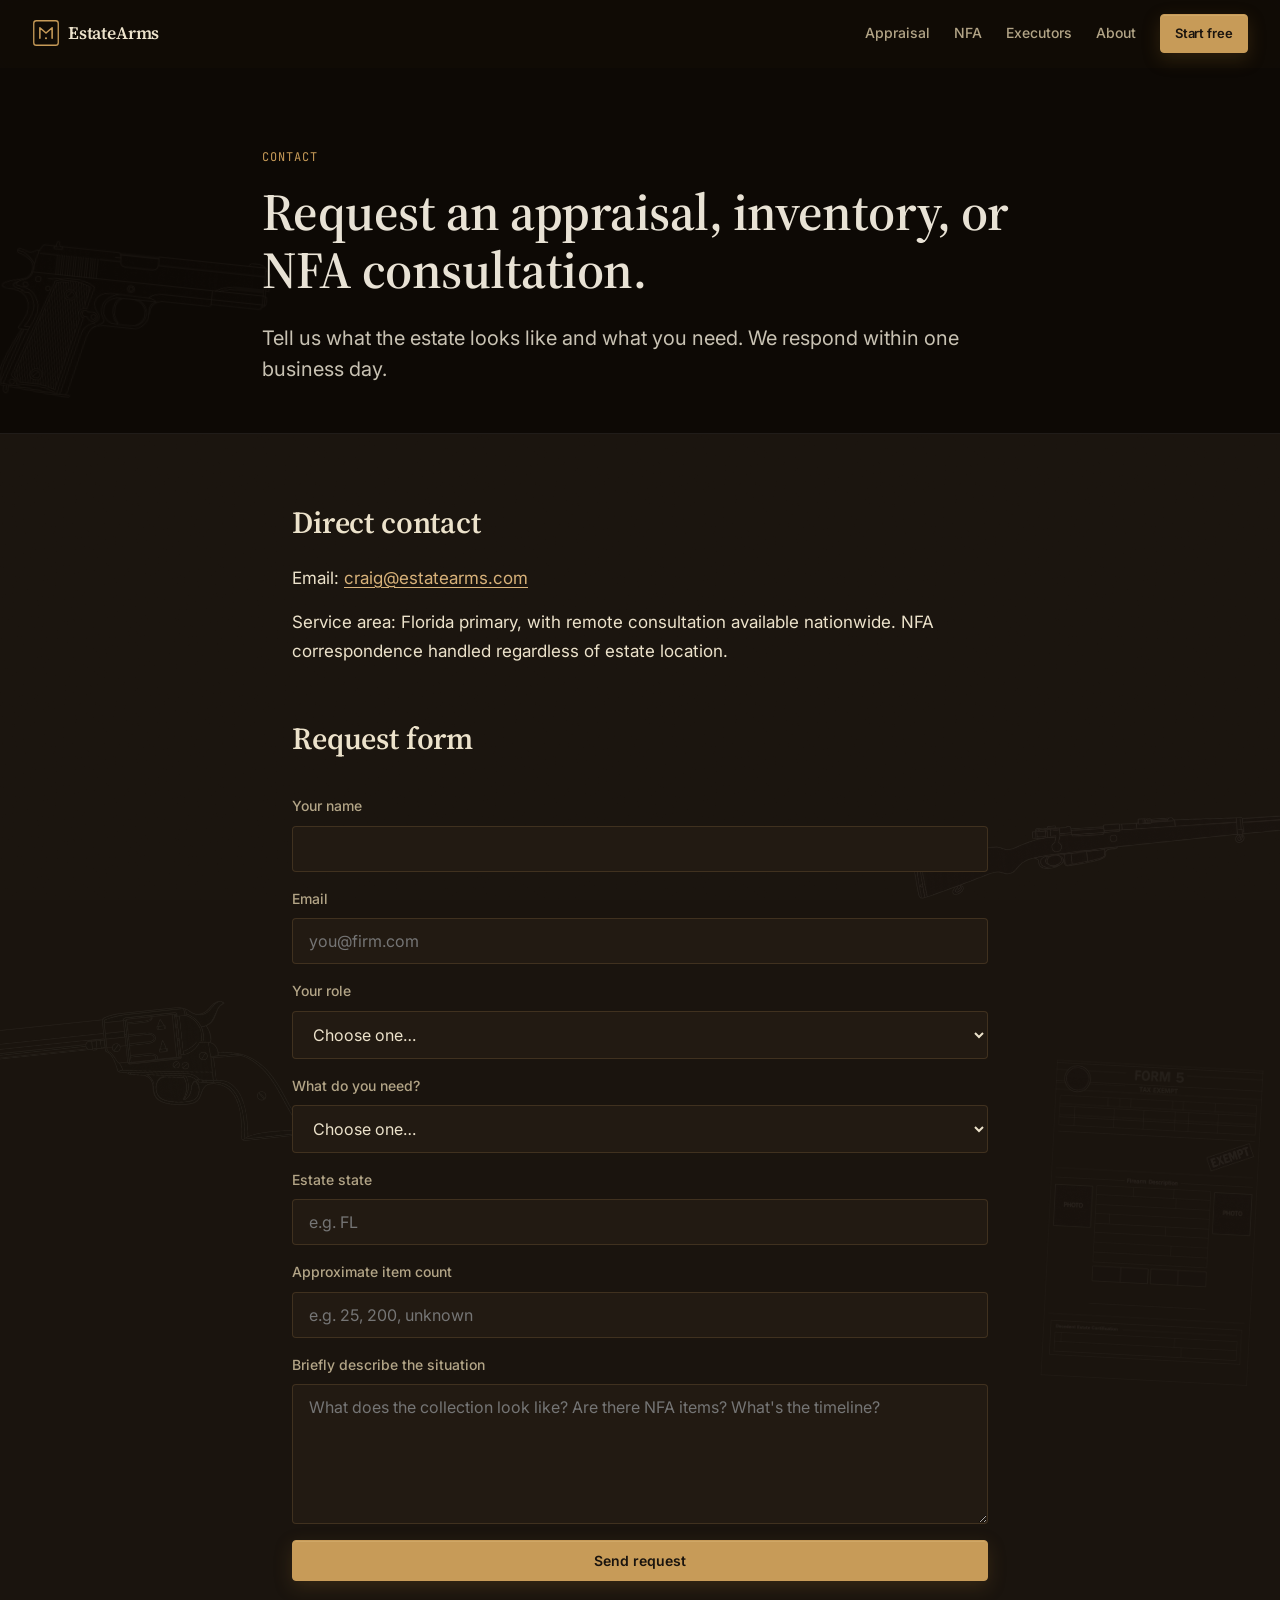
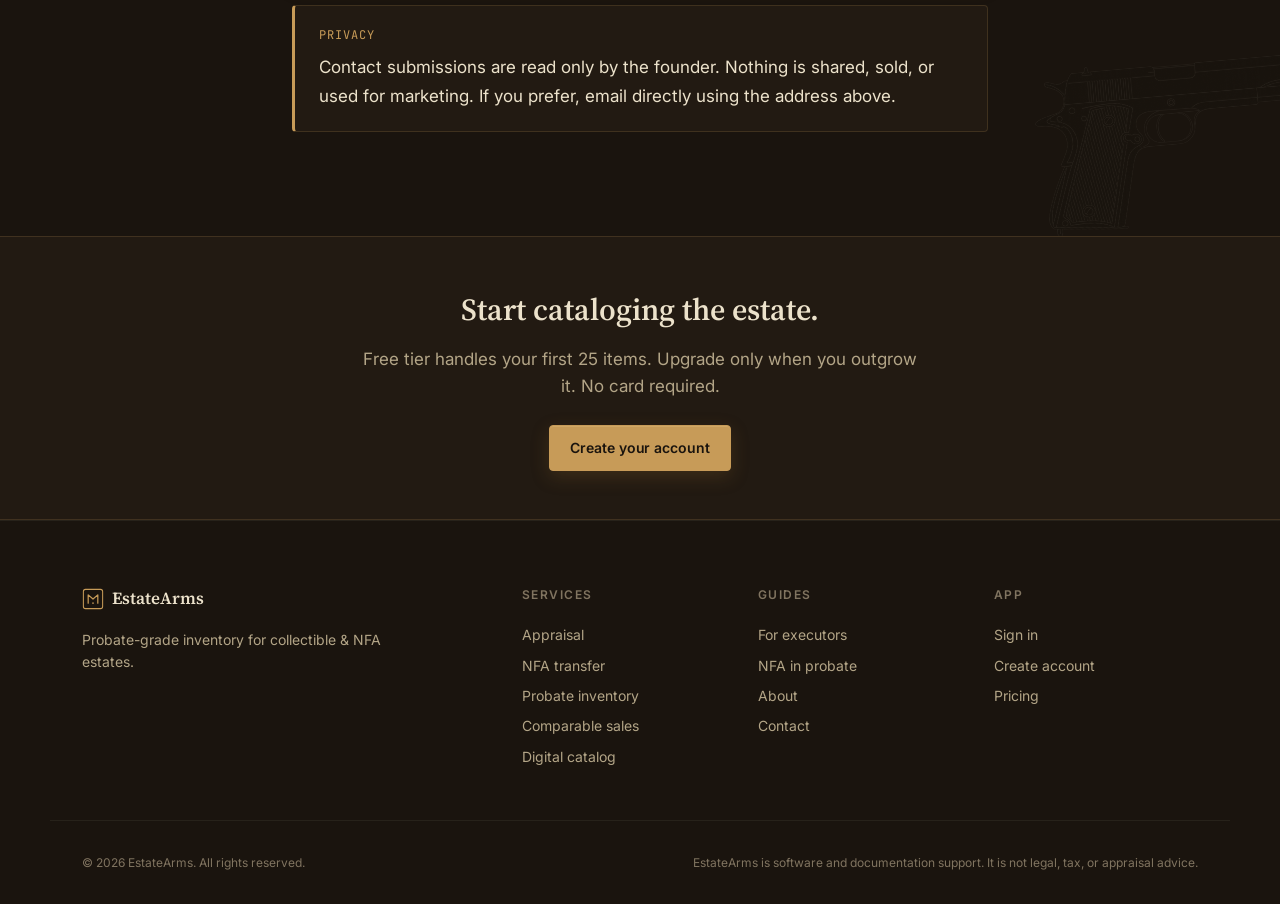
<file: contact.html>
<!doctype html>
<html lang="en">
<head>
  <meta charset="utf-8" />
  <meta name="viewport" content="width=device-width, initial-scale=1" />
  <title>Contact — EstateArms</title>
  <meta name="description" content="Contact EstateArms for estate firearm appraisal, probate inventory, NFA transfer correspondence, or comparable-sales research. Florida-based, remote nationwide." />
  <meta property="og:title" content="Contact — EstateArms" />
  <meta property="og:description" content="Contact EstateArms for estate firearm appraisal, probate inventory, NFA transfer correspondence, or comparable-sales research. Florida-based, remote nationwide." />
  <meta property="og:type" content="article" />
  <link rel="canonical" href="https://estatearms.com/contact.html" />
  <link rel="preconnect" href="https://fonts.googleapis.com" />
  <link rel="preconnect" href="https://fonts.gstatic.com" crossorigin />
  <link href="https://fonts.googleapis.com/css2?family=Source+Serif+4:opsz,wght@8..60,400;8..60,500;8..60,600;8..60,700&family=Inter:wght@400;500;600;700&family=JetBrains+Mono:wght@400;500&display=swap" rel="stylesheet" />
  <link rel="stylesheet" href="styles.css" />
  <link rel="icon" type="image/svg+xml" href="favicon.svg" />
</head>
<body>
  <header class="site-header">
    <a href="index.html" class="logo" aria-label="EstateArms home">
      <svg width="28" height="28" viewBox="0 0 32 32" fill="none" aria-hidden="true">
        <rect x="2" y="2" width="28" height="28" rx="3" stroke="currentColor" stroke-width="1.5" />
        <path d="M9 22 L9 10 L16 16 L23 10 L23 22" stroke="currentColor" stroke-width="1.8" stroke-linecap="round" stroke-linejoin="round" fill="none" />
        <circle cx="16" cy="22" r="1.2" fill="currentColor" />
      </svg>
      <span>EstateArms</span>
    </a>
    <nav class="site-nav" aria-label="Primary">
      <a href="appraisal.html">Appraisal</a>
      <a href="nfa.html">NFA</a>
      <a href="executors.html">Executors</a>
      <a href="about.html">About</a>
    </nav>
    <a href="https://app.estatearms.com/#/auth" class="btn btn-primary btn-sm">Start free</a>
  </header>

  <main>
    <section class="article-hero">
      <img src="schematic-pistol.png" alt="" aria-hidden="true" class="page-deco page-deco--secondary" />
      <div class="container">
        <div class="crumb">Contact</div>
        <h1>Request an appraisal, inventory, or NFA consultation.</h1>
        <p class="lede">Tell us what the estate looks like and what you need. We respond within one business day.</p>
      </div>
    </section>

    <section class="article-body">
      <img src="schematic-rifle.png" alt="" aria-hidden="true" class="page-deco-body page-deco-body--tr" />
      <img src="schematic-revolver.png" alt="" aria-hidden="true" class="page-deco-body page-deco-body--ml" />
      <img src="schematic-form5.png" alt="" aria-hidden="true" class="page-deco-body page-deco-body--form-mr" />
      <img src="schematic-pistol.png" alt="" aria-hidden="true" class="page-deco-body page-deco-body--br" />
      <div class="container">
<h2>Direct contact</h2>
<p>Email: <a href="mailto:craig@estatearms.com">craig@estatearms.com</a></p>
<p>Service area: Florida primary, with remote consultation available nationwide. NFA correspondence handled regardless of estate location.</p>

<h2>Request form</h2>
<form class="contact-form" action="mailto:craig@estatearms.com" method="post" enctype="text/plain">
  <label>
    Your name
    <input type="text" name="name" required autocomplete="name" />
  </label>
  <label>
    Email
    <input type="email" name="email" required autocomplete="email" placeholder="you@firm.com" />
  </label>
  <label>
    Your role
    <select name="role" required>
      <option value="" disabled selected>Choose one…</option>
      <option value="executor">Executor / Personal Representative</option>
      <option value="trustee">Successor Trustee / NFA Trustee</option>
      <option value="attorney">Probate / Estate Attorney</option>
      <option value="ffl">FFL / Estate Liquidator</option>
      <option value="heir">Heir or Beneficiary</option>
      <option value="other">Other</option>
    </select>
  </label>
  <label>
    What do you need?
    <select name="need" required>
      <option value="" disabled selected>Choose one…</option>
      <option value="appraisal">Estate firearm appraisal</option>
      <option value="inventory">Probate inventory</option>
      <option value="nfa">NFA transfer / correspondence</option>
      <option value="comparables">Comparable sales research</option>
      <option value="catalog">Digital cataloging system</option>
      <option value="consult">General consultation</option>
    </select>
  </label>
  <label>
    Estate state
    <input type="text" name="state" placeholder="e.g. FL" maxlength="2" />
  </label>
  <label>
    Approximate item count
    <input type="text" name="count" placeholder="e.g. 25, 200, unknown" />
  </label>
  <label>
    Briefly describe the situation
    <textarea name="message" required placeholder="What does the collection look like? Are there NFA items? What's the timeline?"></textarea>
  </label>
  <button type="submit" class="btn btn-primary">Send request</button>
</form>

<div class="callout">
  <span class="label">Privacy</span>
  <p>Contact submissions are read only by the founder. Nothing is shared, sold, or used for marketing. If you prefer, email directly using the address above.</p>
</div>
      </div>
    </section>

    <section class="article-cta">
      <div class="container">
        <h3>Start cataloging the estate.</h3>
        <p>Free tier handles your first 25 items. Upgrade only when you outgrow it. No card required.</p>
        <a href="https://app.estatearms.com/#/auth" class="btn btn-primary">Create your account</a>
      </div>
    </section>
  </main>

  <footer class="site-footer">
    <div class="container footer-grid">
      <div class="footer-brand">
        <div class="footer-logo">
          <svg width="22" height="22" viewBox="0 0 32 32" fill="none" aria-hidden="true">
            <rect x="2" y="2" width="28" height="28" rx="3" stroke="currentColor" stroke-width="1.5" />
            <path d="M9 22 L9 10 L16 16 L23 10 L23 22" stroke="currentColor" stroke-width="1.8" stroke-linecap="round" stroke-linejoin="round" fill="none" />
            <circle cx="16" cy="22" r="1.2" fill="currentColor" />
          </svg>
          <span>EstateArms</span>
        </div>
        <p>Probate-grade inventory for collectible &amp; NFA estates.</p>
      </div>
      <div>
        <h4>Services</h4>
        <a href="appraisal.html">Appraisal</a>
        <a href="nfa.html">NFA transfer</a>
        <a href="inventory.html">Probate inventory</a>
        <a href="comparables.html">Comparable sales</a>
        <a href="catalog.html">Digital catalog</a>
      </div>
      <div>
        <h4>Guides</h4>
        <a href="executors.html">For executors</a>
        <a href="nfa-probate.html">NFA in probate</a>
        <a href="about.html">About</a>
        <a href="contact.html">Contact</a>
      </div>
      <div>
        <h4>App</h4>
        <a href="https://app.estatearms.com/#/auth">Sign in</a>
        <a href="https://app.estatearms.com/#/auth">Create account</a>
        <a href="/#pricing">Pricing</a>
      </div>
    </div>
    <div class="container footer-bottom">
      <span>© 2026 EstateArms. All rights reserved.</span>
      <span>EstateArms is software and documentation support. It is not legal, tax, or appraisal advice.</span>
    </div>
  </footer>
</body>
</html>
</file>
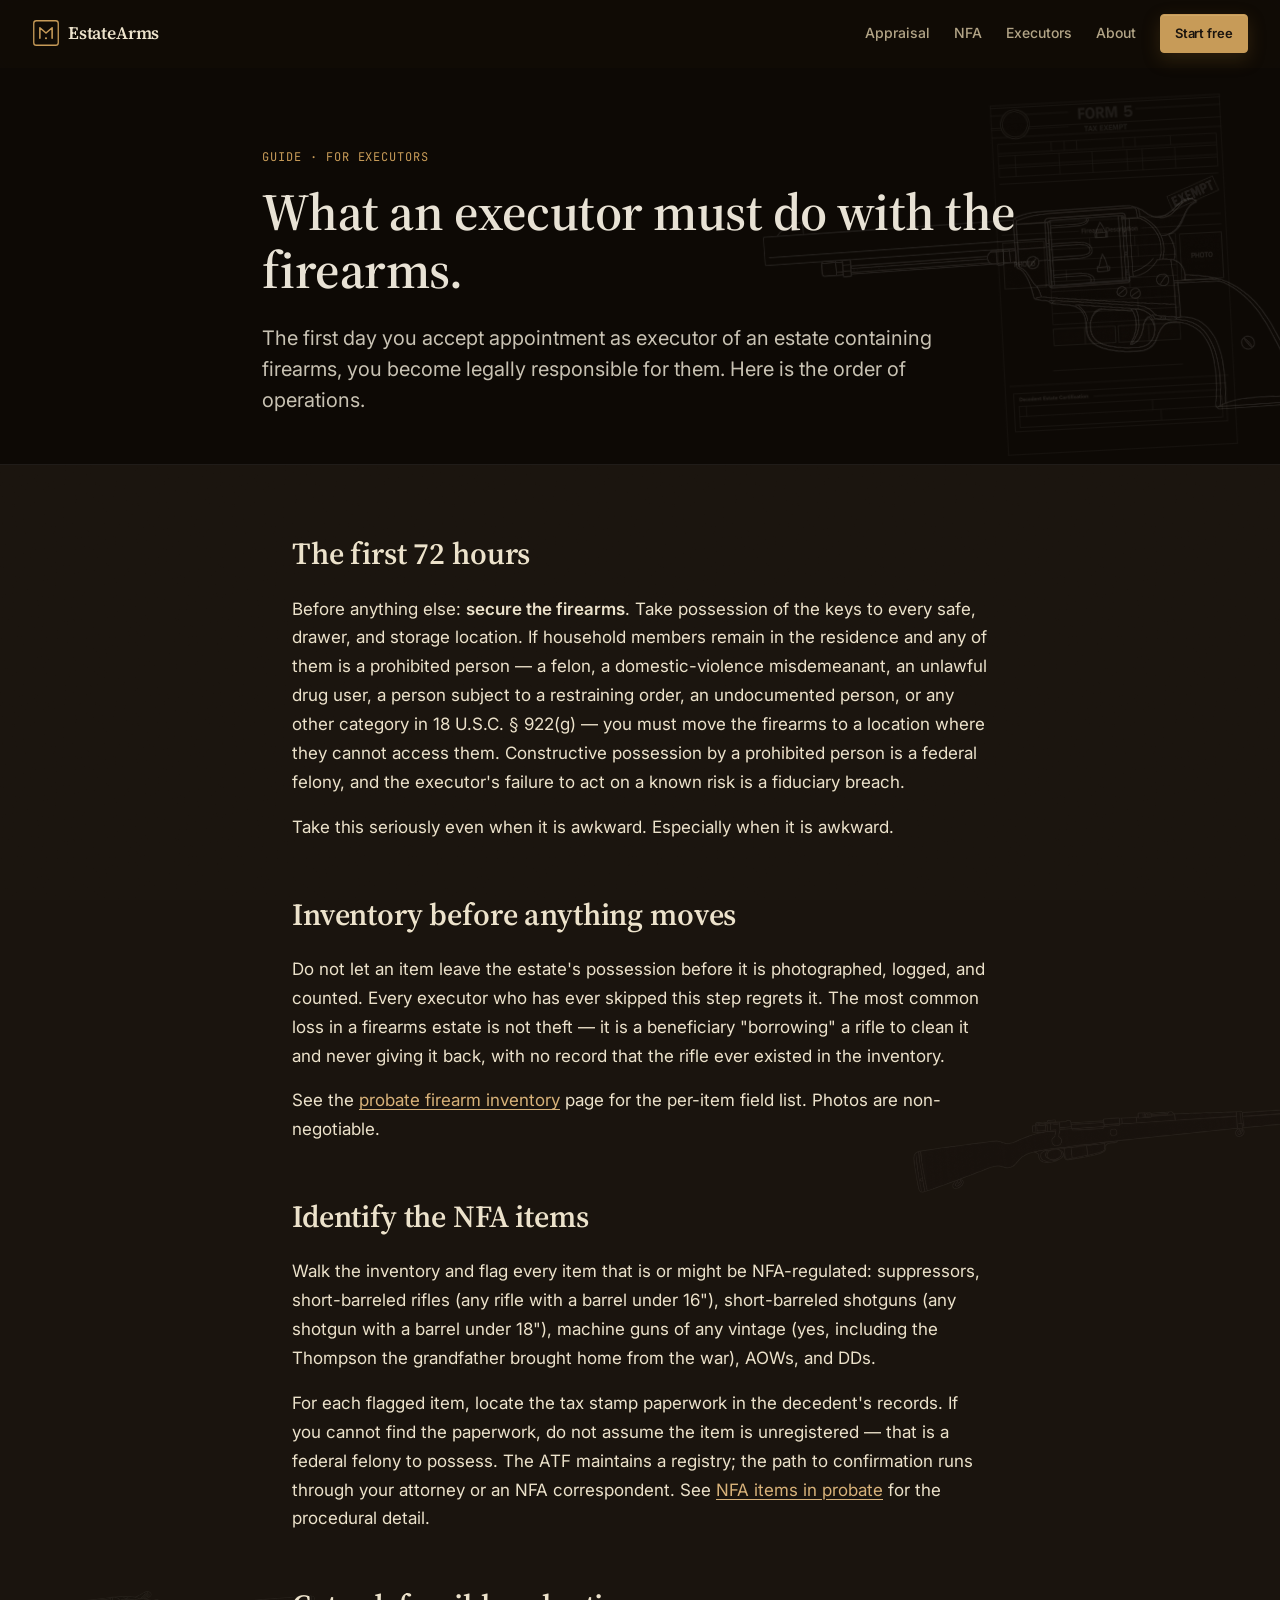
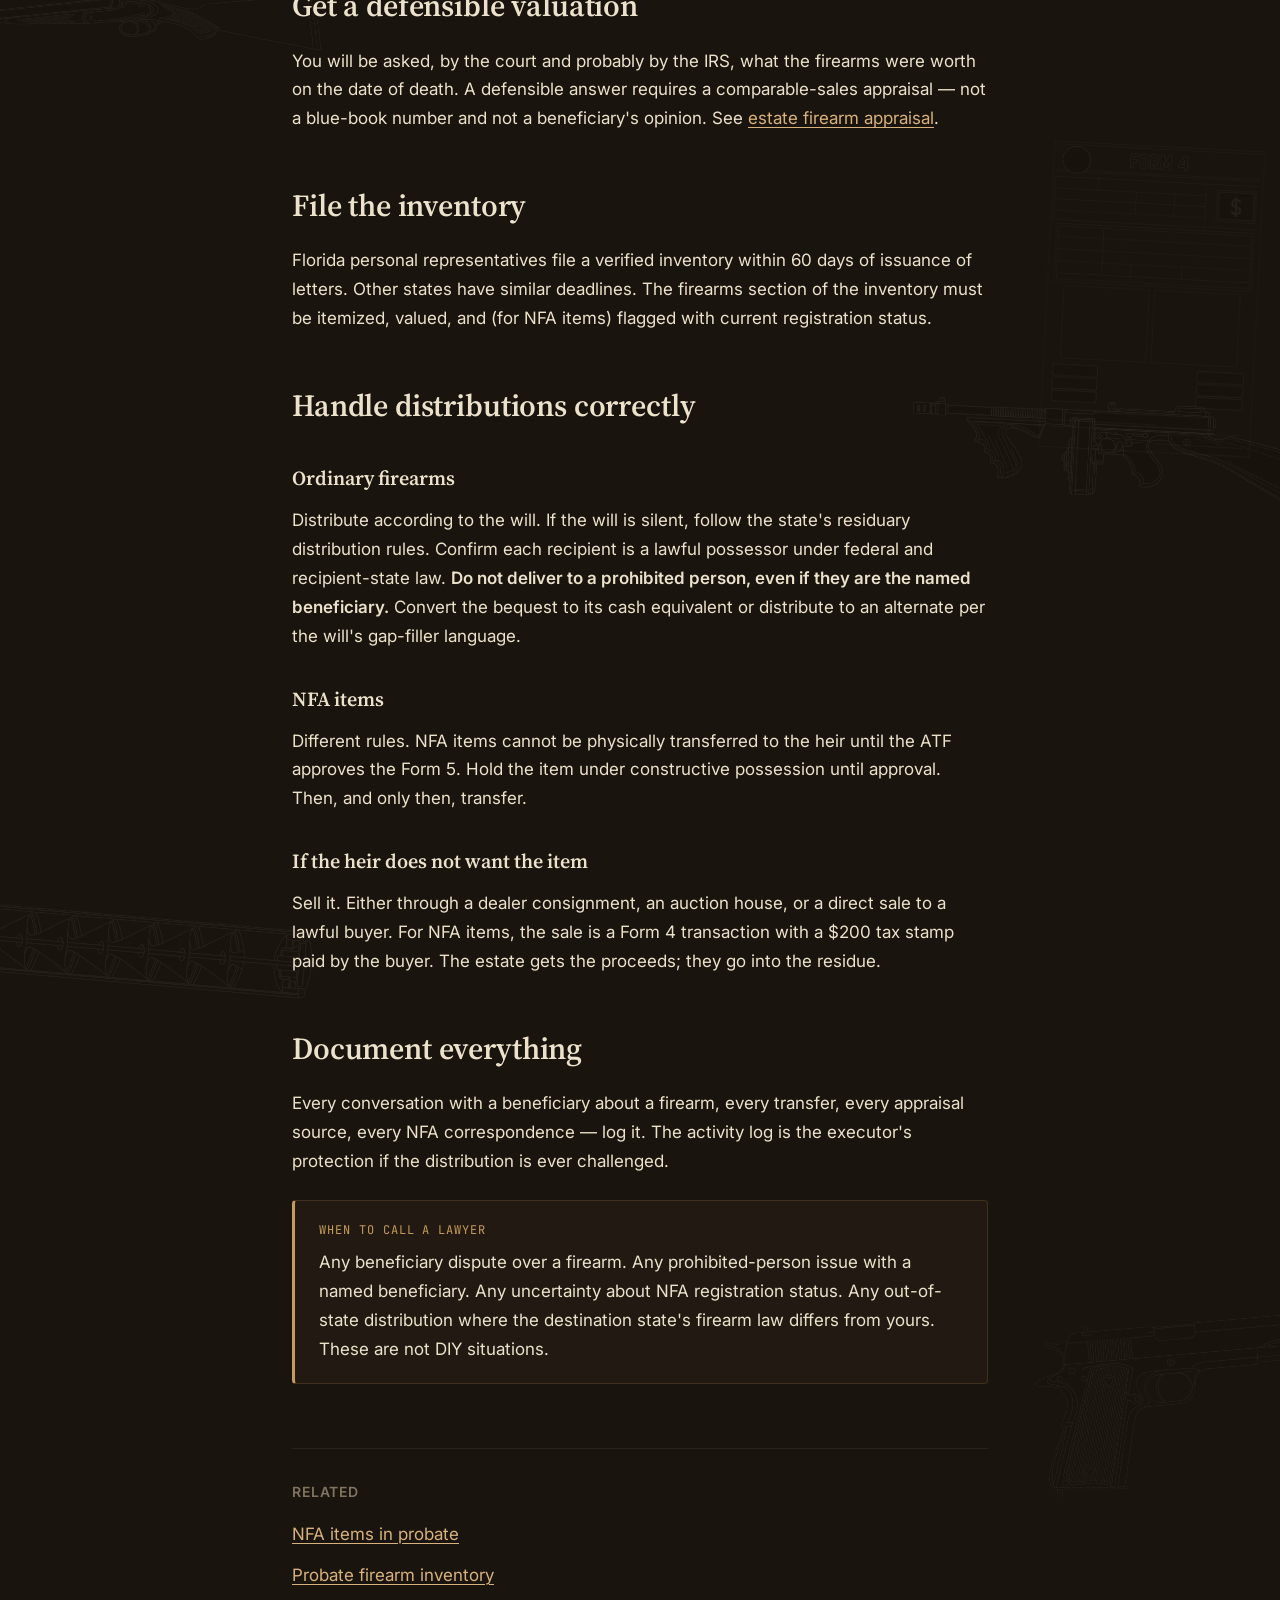
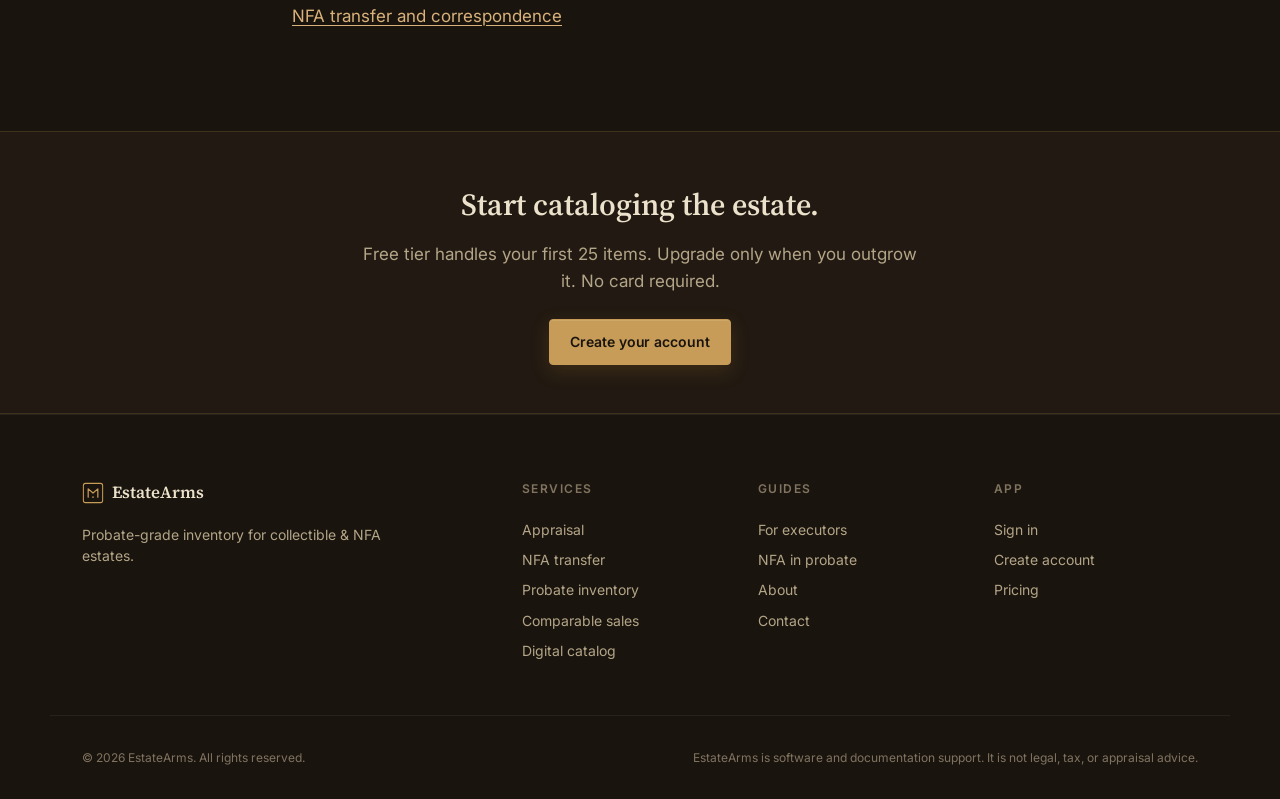
<file: executors.html>
<!doctype html>
<html lang="en">
<head>
  <meta charset="utf-8" />
  <meta name="viewport" content="width=device-width, initial-scale=1" />
  <title>Executor's Guide to Estate Firearms — EstateArms</title>
  <meta name="description" content="Practical guide for executors, personal representatives, and successor trustees handling firearms in an estate — including NFA items. Custody, valuation, lawful transfer, and documentation, in order." />
  <meta property="og:title" content="Executor's Guide to Estate Firearms — EstateArms" />
  <meta property="og:description" content="Practical guide for executors, personal representatives, and successor trustees handling firearms in an estate — including NFA items. Custody, valuation, lawful transfer, and documentation, in order." />
  <meta property="og:type" content="article" />
  <link rel="canonical" href="https://estatearms.com/executors.html" />
  <link rel="preconnect" href="https://fonts.googleapis.com" />
  <link rel="preconnect" href="https://fonts.gstatic.com" crossorigin />
  <link href="https://fonts.googleapis.com/css2?family=Source+Serif+4:opsz,wght@8..60,400;8..60,500;8..60,600;8..60,700&family=Inter:wght@400;500;600;700&family=JetBrains+Mono:wght@400;500&display=swap" rel="stylesheet" />
  <link rel="stylesheet" href="styles.css" />
  <link rel="icon" type="image/svg+xml" href="favicon.svg" />
</head>
<body>
  <header class="site-header">
    <a href="index.html" class="logo" aria-label="EstateArms home">
      <svg width="28" height="28" viewBox="0 0 32 32" fill="none" aria-hidden="true">
        <rect x="2" y="2" width="28" height="28" rx="3" stroke="currentColor" stroke-width="1.5" />
        <path d="M9 22 L9 10 L16 16 L23 10 L23 22" stroke="currentColor" stroke-width="1.8" stroke-linecap="round" stroke-linejoin="round" fill="none" />
        <circle cx="16" cy="22" r="1.2" fill="currentColor" />
      </svg>
      <span>EstateArms</span>
    </a>
    <nav class="site-nav" aria-label="Primary">
      <a href="appraisal.html">Appraisal</a>
      <a href="nfa.html">NFA</a>
      <a href="executors.html">Executors</a>
      <a href="about.html">About</a>
    </nav>
    <a href="https://app.estatearms.com/#/auth" class="btn btn-primary btn-sm">Start free</a>
  </header>

  <main>
    <section class="article-hero">
      <img src="schematic-form5.png" alt="" aria-hidden="true" class="page-deco page-deco--form" />
      <img src="schematic-revolver.png" alt="" aria-hidden="true" class="page-deco page-deco--primary" />
      <div class="container">
        <div class="crumb">Guide · For Executors</div>
        <h1>What an executor must do with the firearms.</h1>
        <p class="lede">The first day you accept appointment as executor of an estate containing firearms, you become legally responsible for them. Here is the order of operations.</p>
      </div>
    </section>

    <section class="article-body">
      <img src="schematic-rifle.png" alt="" aria-hidden="true" class="page-deco-body page-deco-body--tr" />
      <img src="schematic-shotgun.png" alt="" aria-hidden="true" class="page-deco-body page-deco-body--ml" />
      <img src="schematic-thompson.png" alt="" aria-hidden="true" class="page-deco-body page-deco-body--mr" />
      <img src="schematic-suppressor.png" alt="" aria-hidden="true" class="page-deco-body page-deco-body--bl" />
      <img src="schematic-form4.png" alt="" aria-hidden="true" class="page-deco-body page-deco-body--form-mr" />
      <img src="schematic-pistol.png" alt="" aria-hidden="true" class="page-deco-body page-deco-body--br" />
      <div class="container">
<h2>The first 72 hours</h2>
<p>Before anything else: <strong>secure the firearms</strong>. Take possession of the keys to every safe, drawer, and storage location. If household members remain in the residence and any of them is a prohibited person — a felon, a domestic-violence misdemeanant, an unlawful drug user, a person subject to a restraining order, an undocumented person, or any other category in 18 U.S.C. § 922(g) — you must move the firearms to a location where they cannot access them. Constructive possession by a prohibited person is a federal felony, and the executor's failure to act on a known risk is a fiduciary breach.</p>

<p>Take this seriously even when it is awkward. Especially when it is awkward.</p>

<h2>Inventory before anything moves</h2>
<p>Do not let an item leave the estate's possession before it is photographed, logged, and counted. Every executor who has ever skipped this step regrets it. The most common loss in a firearms estate is not theft — it is a beneficiary "borrowing" a rifle to clean it and never giving it back, with no record that the rifle ever existed in the inventory.</p>

<p>See the <a href="inventory.html">probate firearm inventory</a> page for the per-item field list. Photos are non-negotiable.</p>

<h2>Identify the NFA items</h2>
<p>Walk the inventory and flag every item that is or might be NFA-regulated: suppressors, short-barreled rifles (any rifle with a barrel under 16"), short-barreled shotguns (any shotgun with a barrel under 18"), machine guns of any vintage (yes, including the Thompson the grandfather brought home from the war), AOWs, and DDs.</p>

<p>For each flagged item, locate the tax stamp paperwork in the decedent's records. If you cannot find the paperwork, do not assume the item is unregistered — that is a federal felony to possess. The ATF maintains a registry; the path to confirmation runs through your attorney or an NFA correspondent. See <a href="nfa-probate.html">NFA items in probate</a> for the procedural detail.</p>

<h2>Get a defensible valuation</h2>
<p>You will be asked, by the court and probably by the IRS, what the firearms were worth on the date of death. A defensible answer requires a comparable-sales appraisal — not a blue-book number and not a beneficiary's opinion. See <a href="appraisal.html">estate firearm appraisal</a>.</p>

<h2>File the inventory</h2>
<p>Florida personal representatives file a verified inventory within 60 days of issuance of letters. Other states have similar deadlines. The firearms section of the inventory must be itemized, valued, and (for NFA items) flagged with current registration status.</p>

<h2>Handle distributions correctly</h2>
<h3>Ordinary firearms</h3>
<p>Distribute according to the will. If the will is silent, follow the state's residuary distribution rules. Confirm each recipient is a lawful possessor under federal and recipient-state law. <strong>Do not deliver to a prohibited person, even if they are the named beneficiary.</strong> Convert the bequest to its cash equivalent or distribute to an alternate per the will's gap-filler language.</p>

<h3>NFA items</h3>
<p>Different rules. NFA items cannot be physically transferred to the heir until the ATF approves the Form 5. Hold the item under constructive possession until approval. Then, and only then, transfer.</p>

<h3>If the heir does not want the item</h3>
<p>Sell it. Either through a dealer consignment, an auction house, or a direct sale to a lawful buyer. For NFA items, the sale is a Form 4 transaction with a $200 tax stamp paid by the buyer. The estate gets the proceeds; they go into the residue.</p>

<h2>Document everything</h2>
<p>Every conversation with a beneficiary about a firearm, every transfer, every appraisal source, every NFA correspondence — log it. The activity log is the executor's protection if the distribution is ever challenged.</p>

<div class="callout">
  <span class="label">When to call a lawyer</span>
  <p>Any beneficiary dispute over a firearm. Any prohibited-person issue with a named beneficiary. Any uncertainty about NFA registration status. Any out-of-state distribution where the destination state's firearm law differs from yours. These are not DIY situations.</p>
</div>

<div class="next-reading">
  <h3>Related</h3>
  <ul>
    <li><a href="nfa-probate.html">NFA items in probate</a></li>
    <li><a href="inventory.html">Probate firearm inventory</a></li>
    <li><a href="nfa.html">NFA transfer and correspondence</a></li>
  </ul>
</div>
      </div>
    </section>

    <section class="article-cta">
      <div class="container">
        <h3>Start cataloging the estate.</h3>
        <p>Free tier handles your first 25 items. Upgrade only when you outgrow it. No card required.</p>
        <a href="https://app.estatearms.com/#/auth" class="btn btn-primary">Create your account</a>
      </div>
    </section>
  </main>

  <footer class="site-footer">
    <div class="container footer-grid">
      <div class="footer-brand">
        <div class="footer-logo">
          <svg width="22" height="22" viewBox="0 0 32 32" fill="none" aria-hidden="true">
            <rect x="2" y="2" width="28" height="28" rx="3" stroke="currentColor" stroke-width="1.5" />
            <path d="M9 22 L9 10 L16 16 L23 10 L23 22" stroke="currentColor" stroke-width="1.8" stroke-linecap="round" stroke-linejoin="round" fill="none" />
            <circle cx="16" cy="22" r="1.2" fill="currentColor" />
          </svg>
          <span>EstateArms</span>
        </div>
        <p>Probate-grade inventory for collectible &amp; NFA estates.</p>
      </div>
      <div>
        <h4>Services</h4>
        <a href="appraisal.html">Appraisal</a>
        <a href="nfa.html">NFA transfer</a>
        <a href="inventory.html">Probate inventory</a>
        <a href="comparables.html">Comparable sales</a>
        <a href="catalog.html">Digital catalog</a>
      </div>
      <div>
        <h4>Guides</h4>
        <a href="executors.html">For executors</a>
        <a href="nfa-probate.html">NFA in probate</a>
        <a href="about.html">About</a>
        <a href="contact.html">Contact</a>
      </div>
      <div>
        <h4>App</h4>
        <a href="https://app.estatearms.com/#/auth">Sign in</a>
        <a href="https://app.estatearms.com/#/auth">Create account</a>
        <a href="/#pricing">Pricing</a>
      </div>
    </div>
    <div class="container footer-bottom">
      <span>© 2026 EstateArms. All rights reserved.</span>
      <span>EstateArms is software and documentation support. It is not legal, tax, or appraisal advice.</span>
    </div>
  </footer>
</body>
</html>
</file>
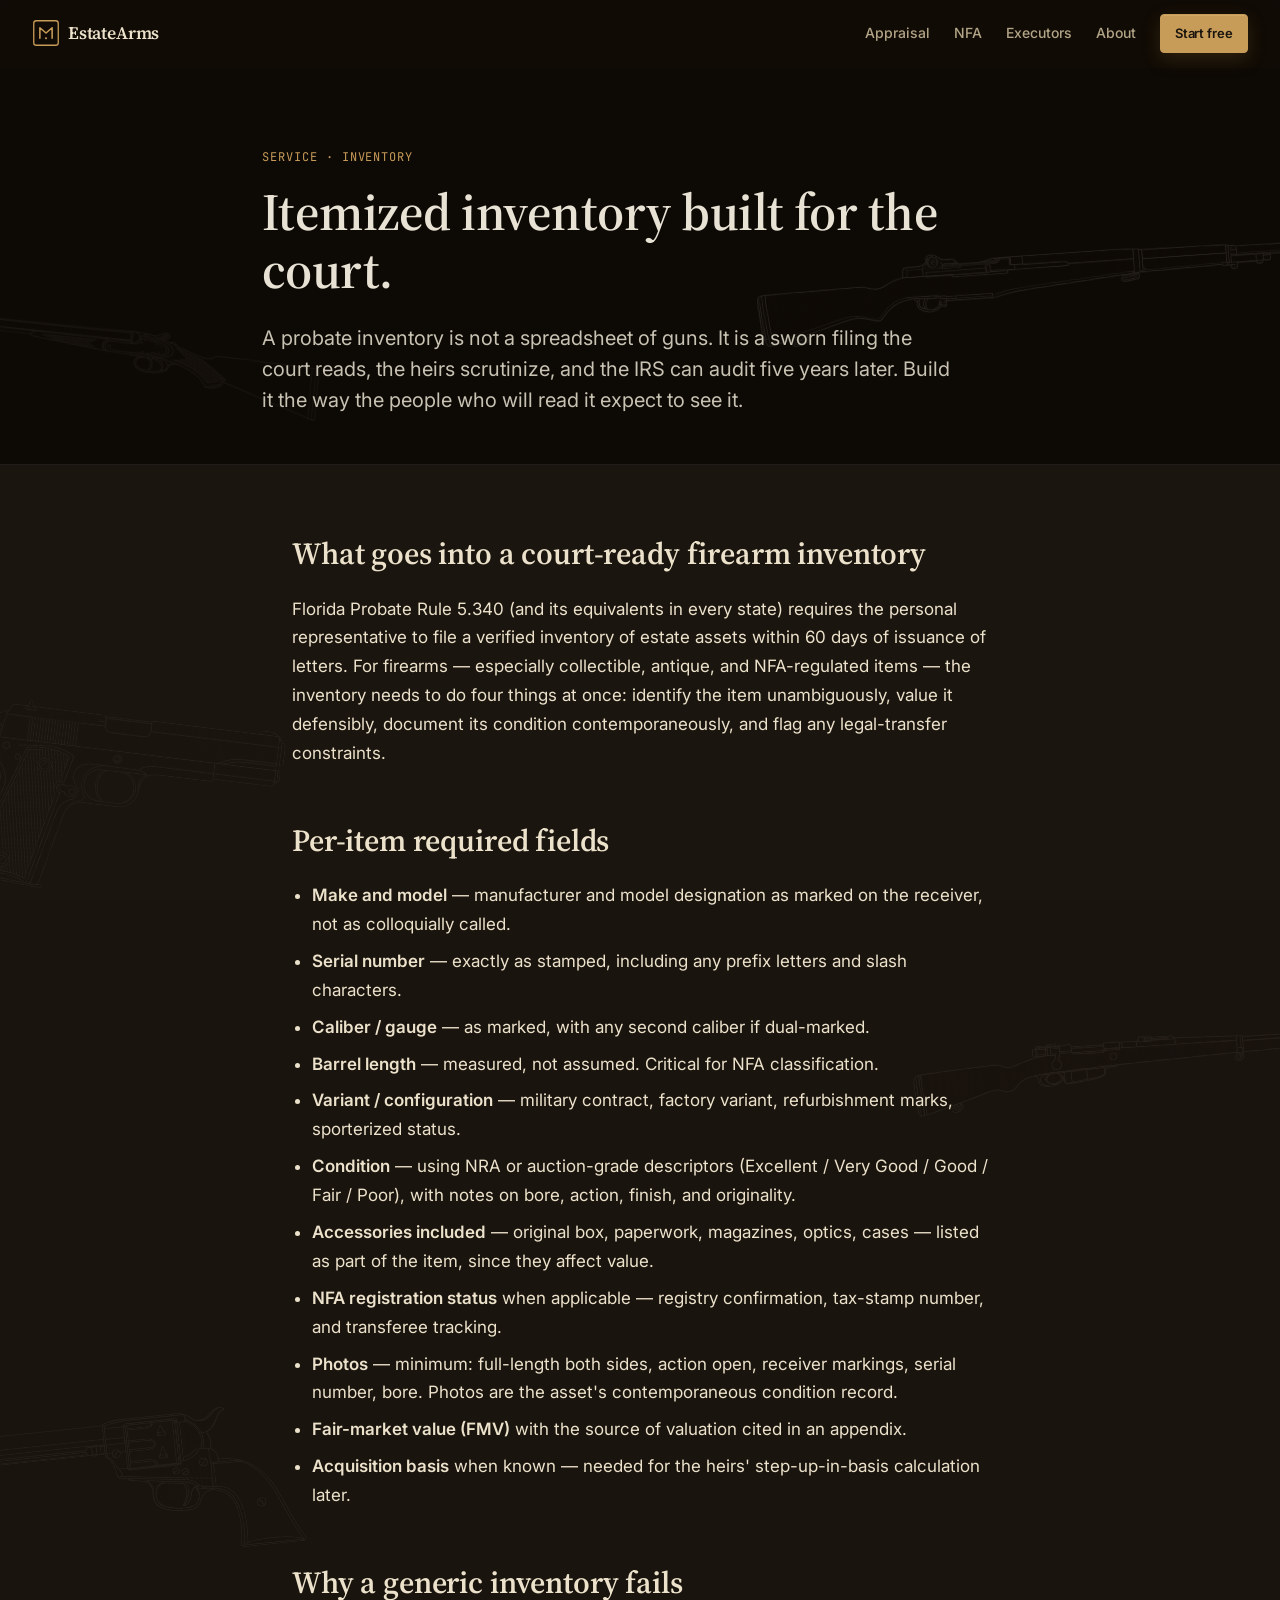
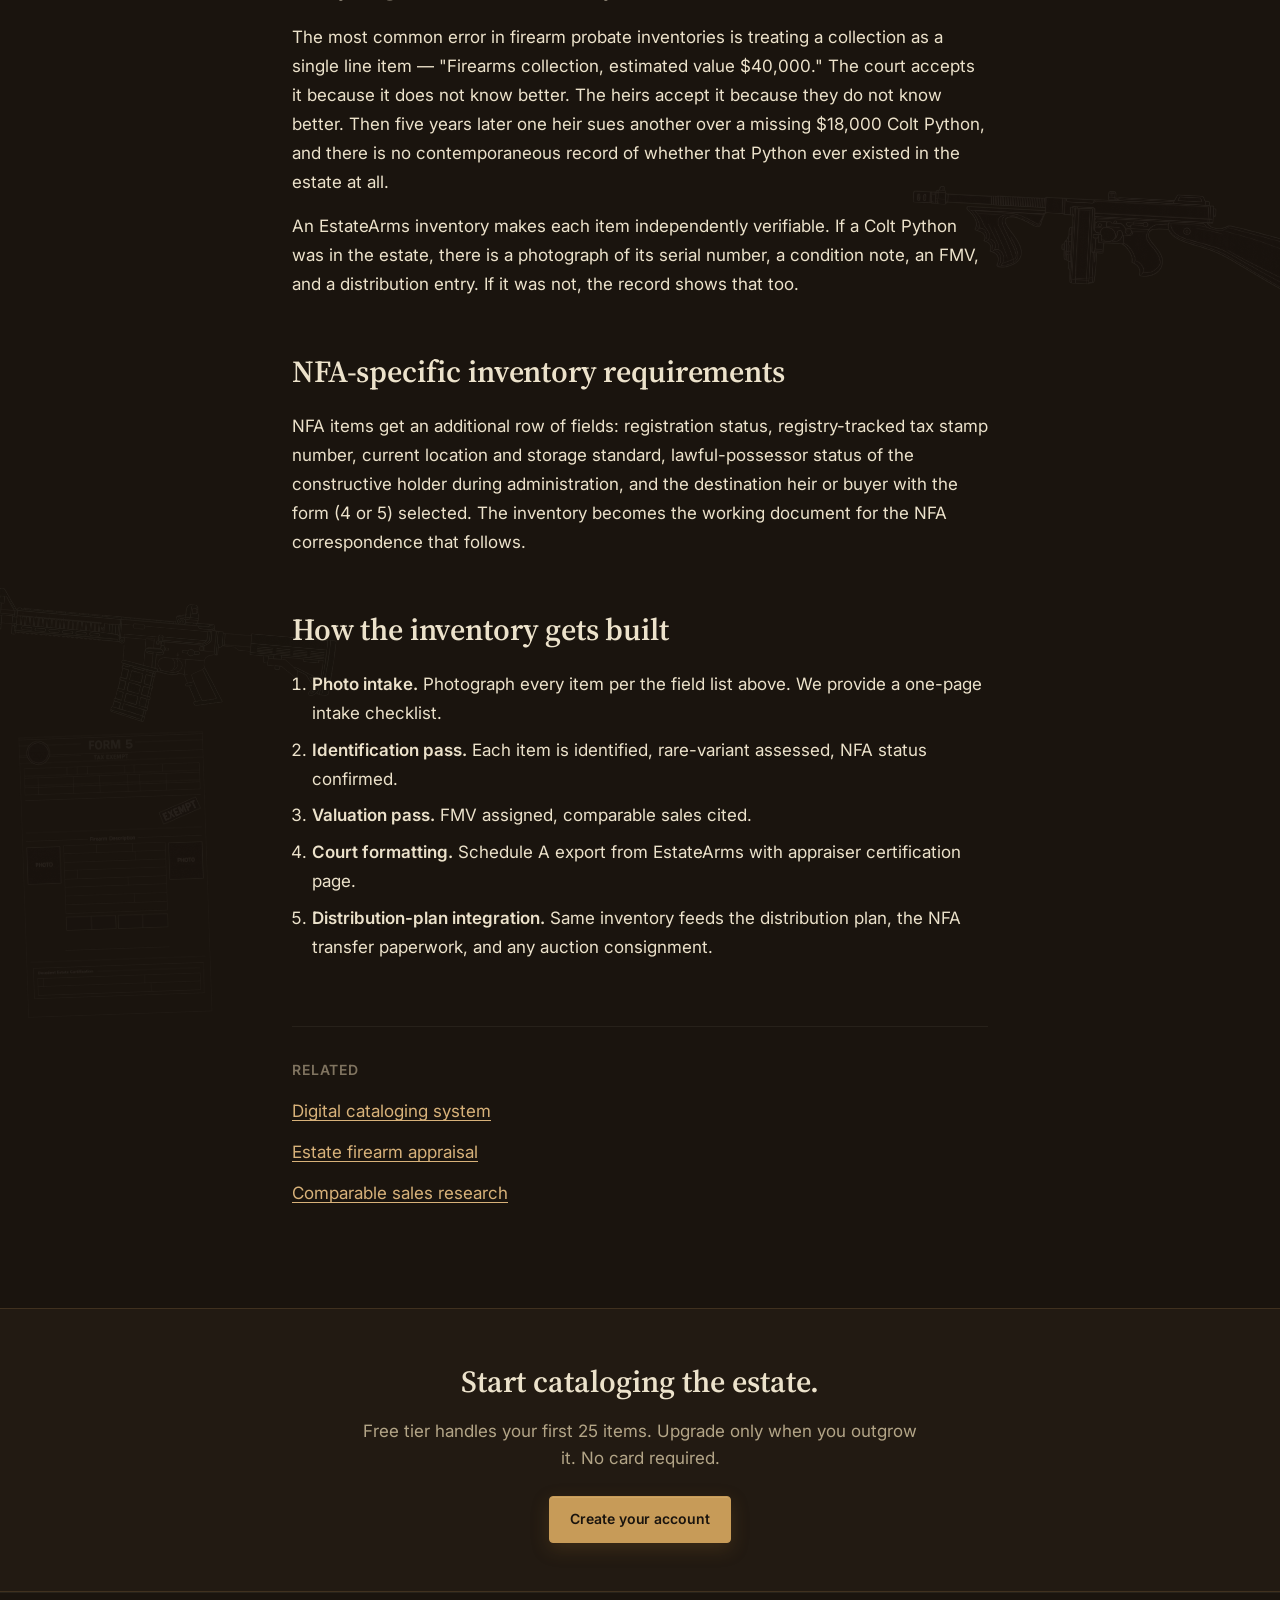
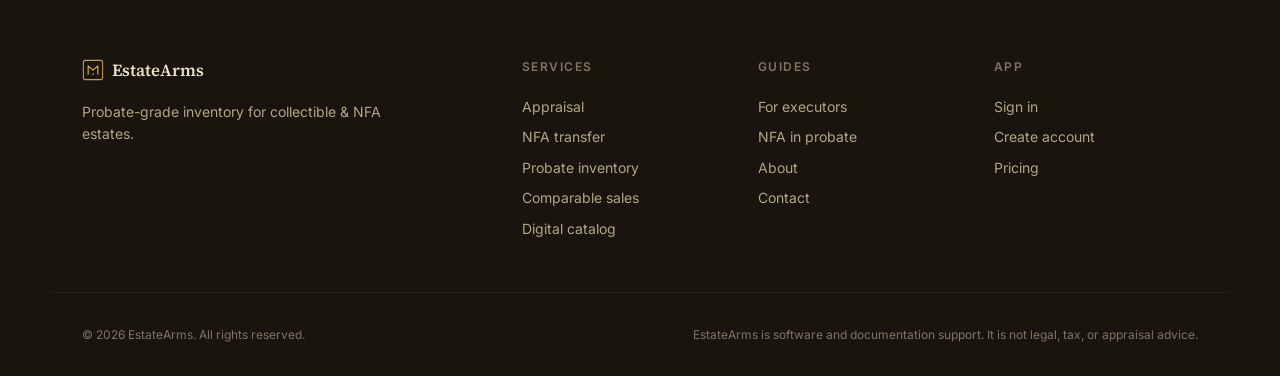
<file: inventory.html>
<!doctype html>
<html lang="en">
<head>
  <meta charset="utf-8" />
  <meta name="viewport" content="width=device-width, initial-scale=1" />
  <title>Probate Firearm Inventory — EstateArms</title>
  <meta name="description" content="Per-item probate inventory of estate firearms with make, model, serial, condition, photos, NFA status, and FMV — formatted for Schedule A." />
  <meta property="og:title" content="Probate Firearm Inventory — EstateArms" />
  <meta property="og:description" content="Per-item probate inventory of estate firearms with make, model, serial, condition, photos, NFA status, and FMV — formatted for Schedule A." />
  <meta property="og:type" content="article" />
  <link rel="canonical" href="https://estatearms.com/inventory.html" />
  <link rel="preconnect" href="https://fonts.googleapis.com" />
  <link rel="preconnect" href="https://fonts.gstatic.com" crossorigin />
  <link href="https://fonts.googleapis.com/css2?family=Source+Serif+4:opsz,wght@8..60,400;8..60,500;8..60,600;8..60,700&family=Inter:wght@400;500;600;700&family=JetBrains+Mono:wght@400;500&display=swap" rel="stylesheet" />
  <link rel="stylesheet" href="styles.css" />
  <link rel="icon" type="image/svg+xml" href="favicon.svg" />
</head>
<body>
  <header class="site-header">
    <a href="index.html" class="logo" aria-label="EstateArms home">
      <svg width="28" height="28" viewBox="0 0 32 32" fill="none" aria-hidden="true">
        <rect x="2" y="2" width="28" height="28" rx="3" stroke="currentColor" stroke-width="1.5" />
        <path d="M9 22 L9 10 L16 16 L23 10 L23 22" stroke="currentColor" stroke-width="1.8" stroke-linecap="round" stroke-linejoin="round" fill="none" />
        <circle cx="16" cy="22" r="1.2" fill="currentColor" />
      </svg>
      <span>EstateArms</span>
    </a>
    <nav class="site-nav" aria-label="Primary">
      <a href="appraisal.html">Appraisal</a>
      <a href="nfa.html">NFA</a>
      <a href="executors.html">Executors</a>
      <a href="about.html">About</a>
    </nav>
    <a href="https://app.estatearms.com/#/auth" class="btn btn-primary btn-sm">Start free</a>
  </header>

  <main>
    <section class="article-hero">
      <img src="schematic-garand.png" alt="" aria-hidden="true" class="page-deco page-deco--primary" />
      <img src="schematic-shotgun.png" alt="" aria-hidden="true" class="page-deco page-deco--secondary" />
      <div class="container">
        <div class="crumb">Service · Inventory</div>
        <h1>Itemized inventory built for the court.</h1>
        <p class="lede">A probate inventory is not a spreadsheet of guns. It is a sworn filing the court reads, the heirs scrutinize, and the IRS can audit five years later. Build it the way the people who will read it expect to see it.</p>
      </div>
    </section>

    <section class="article-body">
      <img src="schematic-pistol.png" alt="" aria-hidden="true" class="page-deco-body page-deco-body--tl" />
      <img src="schematic-rifle.png" alt="" aria-hidden="true" class="page-deco-body page-deco-body--tr" />
      <img src="schematic-revolver.png" alt="" aria-hidden="true" class="page-deco-body page-deco-body--ml" />
      <img src="schematic-thompson.png" alt="" aria-hidden="true" class="page-deco-body page-deco-body--mr" />
      <img src="schematic-ar15.png" alt="" aria-hidden="true" class="page-deco-body page-deco-body--bl" />
      <img src="schematic-form5.png" alt="" aria-hidden="true" class="page-deco-body page-deco-body--form-bl" />
      <div class="container">
<h2>What goes into a court-ready firearm inventory</h2>
<p>Florida Probate Rule 5.340 (and its equivalents in every state) requires the personal representative to file a verified inventory of estate assets within 60 days of issuance of letters. For firearms — especially collectible, antique, and NFA-regulated items — the inventory needs to do four things at once: identify the item unambiguously, value it defensibly, document its condition contemporaneously, and flag any legal-transfer constraints.</p>

<h2>Per-item required fields</h2>
<ul>
  <li><strong>Make and model</strong> — manufacturer and model designation as marked on the receiver, not as colloquially called.</li>
  <li><strong>Serial number</strong> — exactly as stamped, including any prefix letters and slash characters.</li>
  <li><strong>Caliber / gauge</strong> — as marked, with any second caliber if dual-marked.</li>
  <li><strong>Barrel length</strong> — measured, not assumed. Critical for NFA classification.</li>
  <li><strong>Variant / configuration</strong> — military contract, factory variant, refurbishment marks, sporterized status.</li>
  <li><strong>Condition</strong> — using NRA or auction-grade descriptors (Excellent / Very Good / Good / Fair / Poor), with notes on bore, action, finish, and originality.</li>
  <li><strong>Accessories included</strong> — original box, paperwork, magazines, optics, cases — listed as part of the item, since they affect value.</li>
  <li><strong>NFA registration status</strong> when applicable — registry confirmation, tax-stamp number, and transferee tracking.</li>
  <li><strong>Photos</strong> — minimum: full-length both sides, action open, receiver markings, serial number, bore. Photos are the asset's contemporaneous condition record.</li>
  <li><strong>Fair-market value (FMV)</strong> with the source of valuation cited in an appendix.</li>
  <li><strong>Acquisition basis</strong> when known — needed for the heirs' step-up-in-basis calculation later.</li>
</ul>

<h2>Why a generic inventory fails</h2>
<p>The most common error in firearm probate inventories is treating a collection as a single line item — "Firearms collection, estimated value $40,000." The court accepts it because it does not know better. The heirs accept it because they do not know better. Then five years later one heir sues another over a missing $18,000 Colt Python, and there is no contemporaneous record of whether that Python ever existed in the estate at all.</p>

<p>An EstateArms inventory makes each item independently verifiable. If a Colt Python was in the estate, there is a photograph of its serial number, a condition note, an FMV, and a distribution entry. If it was not, the record shows that too.</p>

<h2>NFA-specific inventory requirements</h2>
<p>NFA items get an additional row of fields: registration status, registry-tracked tax stamp number, current location and storage standard, lawful-possessor status of the constructive holder during administration, and the destination heir or buyer with the form (4 or 5) selected. The inventory becomes the working document for the NFA correspondence that follows.</p>

<h2>How the inventory gets built</h2>
<ol>
  <li><strong>Photo intake.</strong> Photograph every item per the field list above. We provide a one-page intake checklist.</li>
  <li><strong>Identification pass.</strong> Each item is identified, rare-variant assessed, NFA status confirmed.</li>
  <li><strong>Valuation pass.</strong> FMV assigned, comparable sales cited.</li>
  <li><strong>Court formatting.</strong> Schedule A export from EstateArms with appraiser certification page.</li>
  <li><strong>Distribution-plan integration.</strong> Same inventory feeds the distribution plan, the NFA transfer paperwork, and any auction consignment.</li>
</ol>

<div class="next-reading">
  <h3>Related</h3>
  <ul>
    <li><a href="catalog.html">Digital cataloging system</a></li>
    <li><a href="appraisal.html">Estate firearm appraisal</a></li>
    <li><a href="comparables.html">Comparable sales research</a></li>
  </ul>
</div>
      </div>
    </section>

    <section class="article-cta">
      <div class="container">
        <h3>Start cataloging the estate.</h3>
        <p>Free tier handles your first 25 items. Upgrade only when you outgrow it. No card required.</p>
        <a href="https://app.estatearms.com/#/auth" class="btn btn-primary">Create your account</a>
      </div>
    </section>
  </main>

  <footer class="site-footer">
    <div class="container footer-grid">
      <div class="footer-brand">
        <div class="footer-logo">
          <svg width="22" height="22" viewBox="0 0 32 32" fill="none" aria-hidden="true">
            <rect x="2" y="2" width="28" height="28" rx="3" stroke="currentColor" stroke-width="1.5" />
            <path d="M9 22 L9 10 L16 16 L23 10 L23 22" stroke="currentColor" stroke-width="1.8" stroke-linecap="round" stroke-linejoin="round" fill="none" />
            <circle cx="16" cy="22" r="1.2" fill="currentColor" />
          </svg>
          <span>EstateArms</span>
        </div>
        <p>Probate-grade inventory for collectible &amp; NFA estates.</p>
      </div>
      <div>
        <h4>Services</h4>
        <a href="appraisal.html">Appraisal</a>
        <a href="nfa.html">NFA transfer</a>
        <a href="inventory.html">Probate inventory</a>
        <a href="comparables.html">Comparable sales</a>
        <a href="catalog.html">Digital catalog</a>
      </div>
      <div>
        <h4>Guides</h4>
        <a href="executors.html">For executors</a>
        <a href="nfa-probate.html">NFA in probate</a>
        <a href="about.html">About</a>
        <a href="contact.html">Contact</a>
      </div>
      <div>
        <h4>App</h4>
        <a href="https://app.estatearms.com/#/auth">Sign in</a>
        <a href="https://app.estatearms.com/#/auth">Create account</a>
        <a href="/#pricing">Pricing</a>
      </div>
    </div>
    <div class="container footer-bottom">
      <span>© 2026 EstateArms. All rights reserved.</span>
      <span>EstateArms is software and documentation support. It is not legal, tax, or appraisal advice.</span>
    </div>
  </footer>
</body>
</html>
</file>
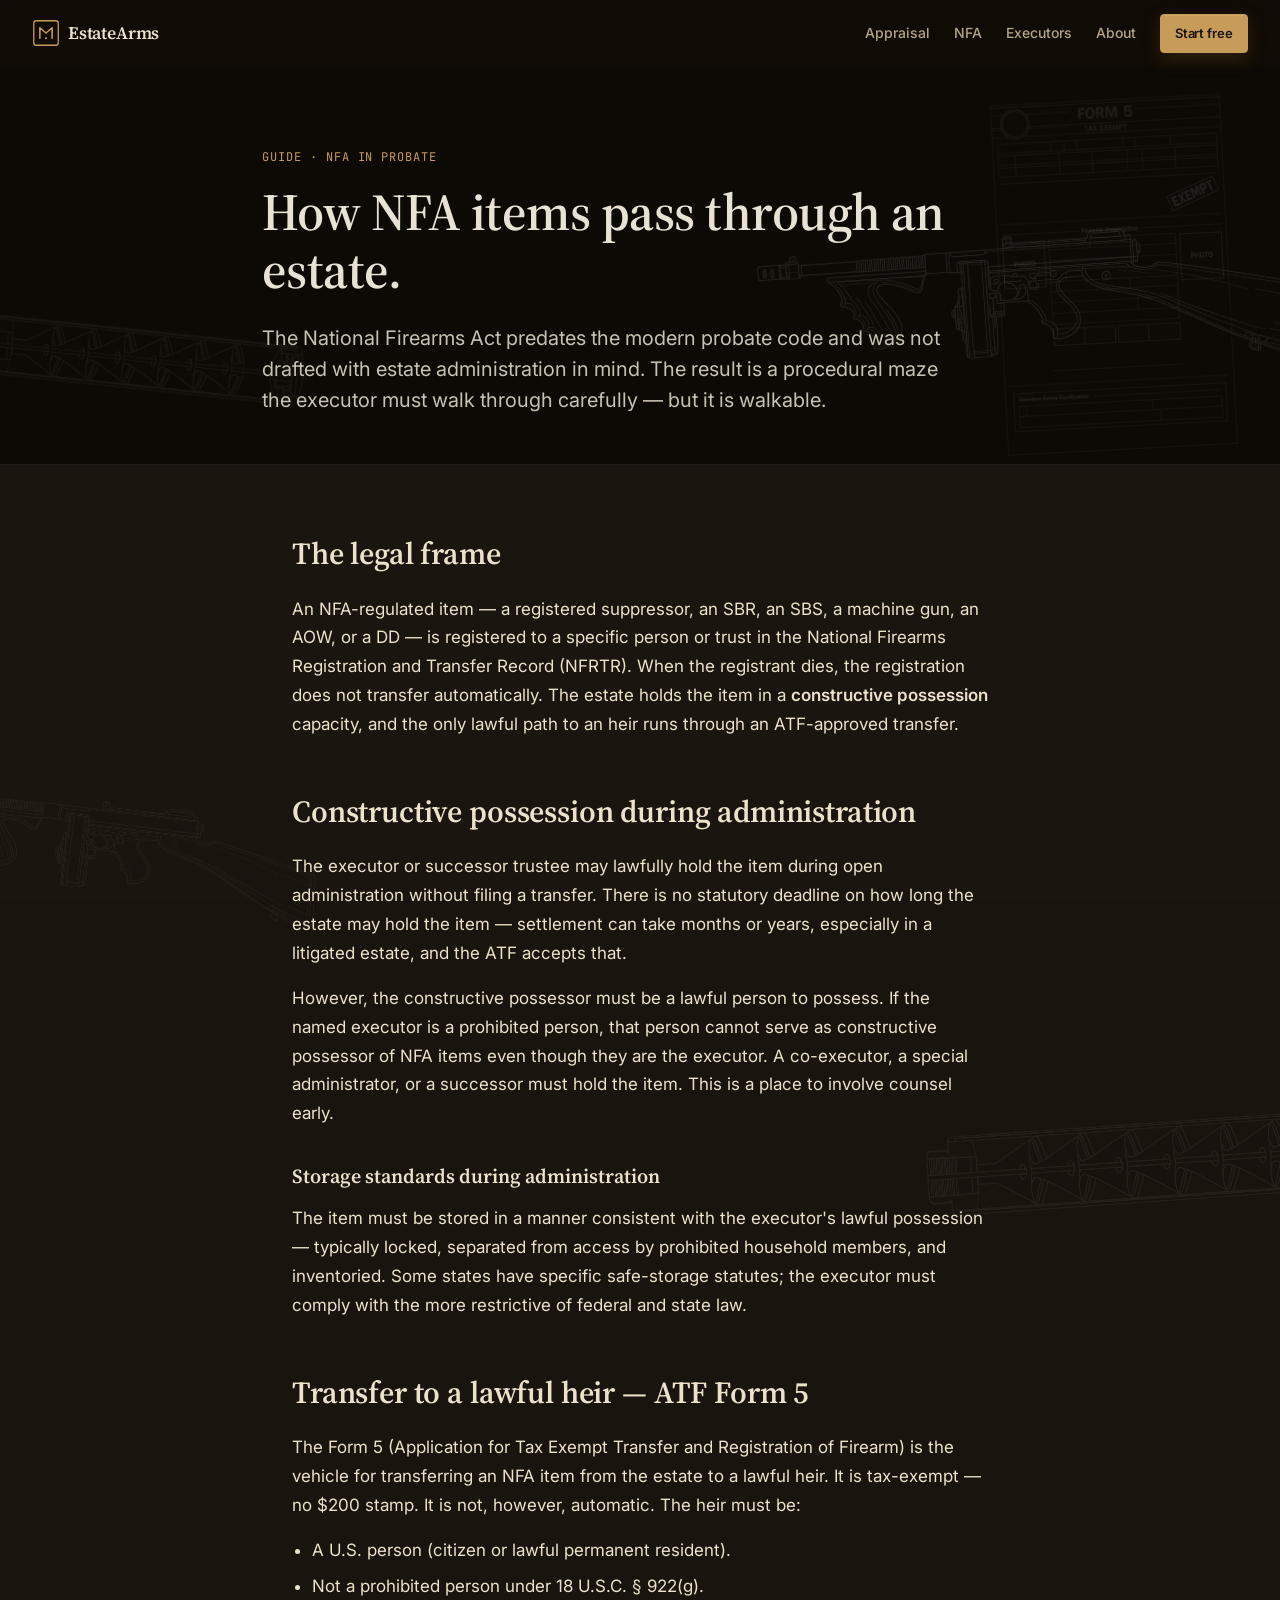
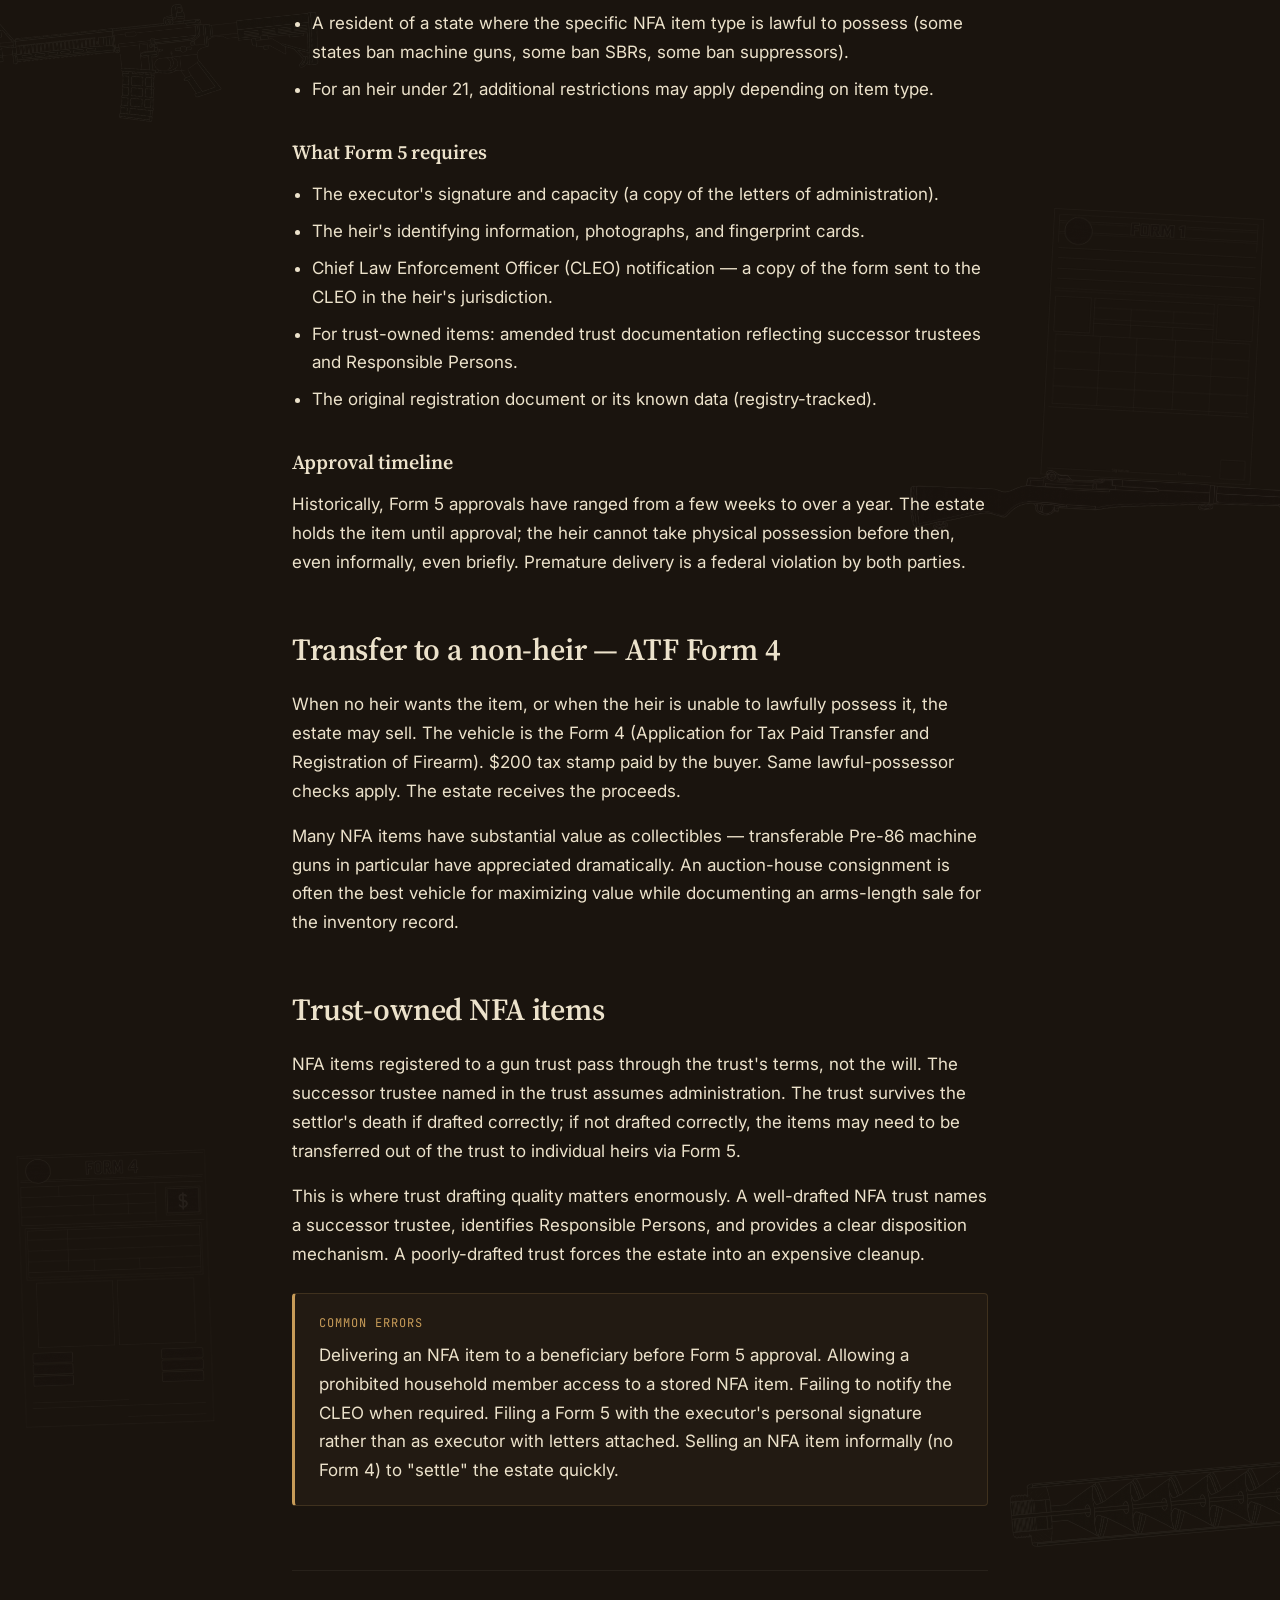
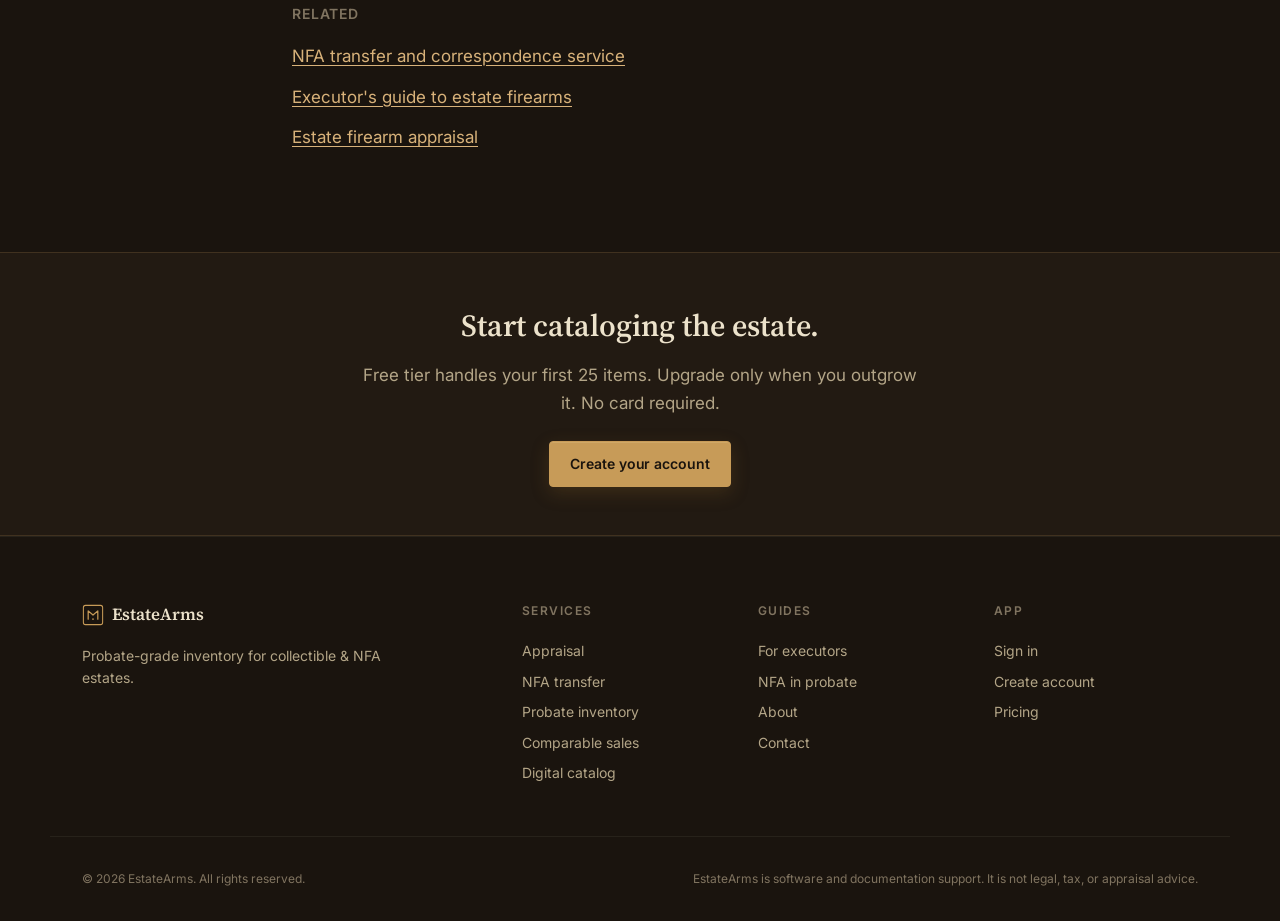
<file: nfa-probate.html>
<!doctype html>
<html lang="en">
<head>
  <meta charset="utf-8" />
  <meta name="viewport" content="width=device-width, initial-scale=1" />
  <title>NFA Items in Probate — EstateArms</title>
  <meta name="description" content="How NFA-regulated firearms pass to heirs, lawful possession during settlement, ATF Form 5 tax-exempt heir transfer, and the procedural requirements at each stage of probate." />
  <meta property="og:title" content="NFA Items in Probate — EstateArms" />
  <meta property="og:description" content="How NFA-regulated firearms pass to heirs, lawful possession during settlement, ATF Form 5 tax-exempt heir transfer, and the procedural requirements at each stage of probate." />
  <meta property="og:type" content="article" />
  <link rel="canonical" href="https://estatearms.com/nfa-probate.html" />
  <link rel="preconnect" href="https://fonts.googleapis.com" />
  <link rel="preconnect" href="https://fonts.gstatic.com" crossorigin />
  <link href="https://fonts.googleapis.com/css2?family=Source+Serif+4:opsz,wght@8..60,400;8..60,500;8..60,600;8..60,700&family=Inter:wght@400;500;600;700&family=JetBrains+Mono:wght@400;500&display=swap" rel="stylesheet" />
  <link rel="stylesheet" href="styles.css" />
  <link rel="icon" type="image/svg+xml" href="favicon.svg" />
</head>
<body>
  <header class="site-header">
    <a href="index.html" class="logo" aria-label="EstateArms home">
      <svg width="28" height="28" viewBox="0 0 32 32" fill="none" aria-hidden="true">
        <rect x="2" y="2" width="28" height="28" rx="3" stroke="currentColor" stroke-width="1.5" />
        <path d="M9 22 L9 10 L16 16 L23 10 L23 22" stroke="currentColor" stroke-width="1.8" stroke-linecap="round" stroke-linejoin="round" fill="none" />
        <circle cx="16" cy="22" r="1.2" fill="currentColor" />
      </svg>
      <span>EstateArms</span>
    </a>
    <nav class="site-nav" aria-label="Primary">
      <a href="appraisal.html">Appraisal</a>
      <a href="nfa.html">NFA</a>
      <a href="executors.html">Executors</a>
      <a href="about.html">About</a>
    </nav>
    <a href="https://app.estatearms.com/#/auth" class="btn btn-primary btn-sm">Start free</a>
  </header>

  <main>
    <section class="article-hero">
      <img src="schematic-form5.png" alt="" aria-hidden="true" class="page-deco page-deco--form" />
      <img src="schematic-thompson.png" alt="" aria-hidden="true" class="page-deco page-deco--primary" />
      <img src="schematic-suppressor.png" alt="" aria-hidden="true" class="page-deco page-deco--secondary" />
      <div class="container">
        <div class="crumb">Guide · NFA in Probate</div>
        <h1>How NFA items pass through an estate.</h1>
        <p class="lede">The National Firearms Act predates the modern probate code and was not drafted with estate administration in mind. The result is a procedural maze the executor must walk through carefully — but it is walkable.</p>
      </div>
    </section>

    <section class="article-body">
      <img src="schematic-thompson.png" alt="" aria-hidden="true" class="page-deco-body page-deco-body--tl" />
      <img src="schematic-suppressor.png" alt="" aria-hidden="true" class="page-deco-body page-deco-body--tr" />
      <img src="schematic-ar15.png" alt="" aria-hidden="true" class="page-deco-body page-deco-body--ml" />
      <img src="schematic-form1.png" alt="" aria-hidden="true" class="page-deco-body page-deco-body--form-mr" />
      <img src="schematic-garand.png" alt="" aria-hidden="true" class="page-deco-body page-deco-body--mr" />
      <img src="schematic-form4.png" alt="" aria-hidden="true" class="page-deco-body page-deco-body--form-bl" />
      <img src="schematic-suppressor.png" alt="" aria-hidden="true" class="page-deco-body page-deco-body--br" />
      <div class="container">
<h2>The legal frame</h2>
<p>An NFA-regulated item — a registered suppressor, an SBR, an SBS, a machine gun, an AOW, or a DD — is registered to a specific person or trust in the National Firearms Registration and Transfer Record (NFRTR). When the registrant dies, the registration does not transfer automatically. The estate holds the item in a <strong>constructive possession</strong> capacity, and the only lawful path to an heir runs through an ATF-approved transfer.</p>

<h2>Constructive possession during administration</h2>
<p>The executor or successor trustee may lawfully hold the item during open administration without filing a transfer. There is no statutory deadline on how long the estate may hold the item — settlement can take months or years, especially in a litigated estate, and the ATF accepts that.</p>

<p>However, the constructive possessor must be a lawful person to possess. If the named executor is a prohibited person, that person cannot serve as constructive possessor of NFA items even though they are the executor. A co-executor, a special administrator, or a successor must hold the item. This is a place to involve counsel early.</p>

<h3>Storage standards during administration</h3>
<p>The item must be stored in a manner consistent with the executor's lawful possession — typically locked, separated from access by prohibited household members, and inventoried. Some states have specific safe-storage statutes; the executor must comply with the more restrictive of federal and state law.</p>

<h2>Transfer to a lawful heir — ATF Form 5</h2>
<p>The Form 5 (Application for Tax Exempt Transfer and Registration of Firearm) is the vehicle for transferring an NFA item from the estate to a lawful heir. It is tax-exempt — no $200 stamp. It is not, however, automatic. The heir must be:</p>
<ul>
  <li>A U.S. person (citizen or lawful permanent resident).</li>
  <li>Not a prohibited person under 18 U.S.C. § 922(g).</li>
  <li>A resident of a state where the specific NFA item type is lawful to possess (some states ban machine guns, some ban SBRs, some ban suppressors).</li>
  <li>For an heir under 21, additional restrictions may apply depending on item type.</li>
</ul>

<h3>What Form 5 requires</h3>
<ul>
  <li>The executor's signature and capacity (a copy of the letters of administration).</li>
  <li>The heir's identifying information, photographs, and fingerprint cards.</li>
  <li>Chief Law Enforcement Officer (CLEO) notification — a copy of the form sent to the CLEO in the heir's jurisdiction.</li>
  <li>For trust-owned items: amended trust documentation reflecting successor trustees and Responsible Persons.</li>
  <li>The original registration document or its known data (registry-tracked).</li>
</ul>

<h3>Approval timeline</h3>
<p>Historically, Form 5 approvals have ranged from a few weeks to over a year. The estate holds the item until approval; the heir cannot take physical possession before then, even informally, even briefly. Premature delivery is a federal violation by both parties.</p>

<h2>Transfer to a non-heir — ATF Form 4</h2>
<p>When no heir wants the item, or when the heir is unable to lawfully possess it, the estate may sell. The vehicle is the Form 4 (Application for Tax Paid Transfer and Registration of Firearm). $200 tax stamp paid by the buyer. Same lawful-possessor checks apply. The estate receives the proceeds.</p>

<p>Many NFA items have substantial value as collectibles — transferable Pre-86 machine guns in particular have appreciated dramatically. An auction-house consignment is often the best vehicle for maximizing value while documenting an arms-length sale for the inventory record.</p>

<h2>Trust-owned NFA items</h2>
<p>NFA items registered to a gun trust pass through the trust's terms, not the will. The successor trustee named in the trust assumes administration. The trust survives the settlor's death if drafted correctly; if not drafted correctly, the items may need to be transferred out of the trust to individual heirs via Form 5.</p>

<p>This is where trust drafting quality matters enormously. A well-drafted NFA trust names a successor trustee, identifies Responsible Persons, and provides a clear disposition mechanism. A poorly-drafted trust forces the estate into an expensive cleanup.</p>

<div class="callout">
  <span class="label">Common errors</span>
  <p>Delivering an NFA item to a beneficiary before Form 5 approval. Allowing a prohibited household member access to a stored NFA item. Failing to notify the CLEO when required. Filing a Form 5 with the executor's personal signature rather than as executor with letters attached. Selling an NFA item informally (no Form 4) to "settle" the estate quickly.</p>
</div>

<div class="next-reading">
  <h3>Related</h3>
  <ul>
    <li><a href="nfa.html">NFA transfer and correspondence service</a></li>
    <li><a href="executors.html">Executor's guide to estate firearms</a></li>
    <li><a href="appraisal.html">Estate firearm appraisal</a></li>
  </ul>
</div>
      </div>
    </section>

    <section class="article-cta">
      <div class="container">
        <h3>Start cataloging the estate.</h3>
        <p>Free tier handles your first 25 items. Upgrade only when you outgrow it. No card required.</p>
        <a href="https://app.estatearms.com/#/auth" class="btn btn-primary">Create your account</a>
      </div>
    </section>
  </main>

  <footer class="site-footer">
    <div class="container footer-grid">
      <div class="footer-brand">
        <div class="footer-logo">
          <svg width="22" height="22" viewBox="0 0 32 32" fill="none" aria-hidden="true">
            <rect x="2" y="2" width="28" height="28" rx="3" stroke="currentColor" stroke-width="1.5" />
            <path d="M9 22 L9 10 L16 16 L23 10 L23 22" stroke="currentColor" stroke-width="1.8" stroke-linecap="round" stroke-linejoin="round" fill="none" />
            <circle cx="16" cy="22" r="1.2" fill="currentColor" />
          </svg>
          <span>EstateArms</span>
        </div>
        <p>Probate-grade inventory for collectible &amp; NFA estates.</p>
      </div>
      <div>
        <h4>Services</h4>
        <a href="appraisal.html">Appraisal</a>
        <a href="nfa.html">NFA transfer</a>
        <a href="inventory.html">Probate inventory</a>
        <a href="comparables.html">Comparable sales</a>
        <a href="catalog.html">Digital catalog</a>
      </div>
      <div>
        <h4>Guides</h4>
        <a href="executors.html">For executors</a>
        <a href="nfa-probate.html">NFA in probate</a>
        <a href="about.html">About</a>
        <a href="contact.html">Contact</a>
      </div>
      <div>
        <h4>App</h4>
        <a href="https://app.estatearms.com/#/auth">Sign in</a>
        <a href="https://app.estatearms.com/#/auth">Create account</a>
        <a href="/#pricing">Pricing</a>
      </div>
    </div>
    <div class="container footer-bottom">
      <span>© 2026 EstateArms. All rights reserved.</span>
      <span>EstateArms is software and documentation support. It is not legal, tax, or appraisal advice.</span>
    </div>
  </footer>
</body>
</html>
</file>
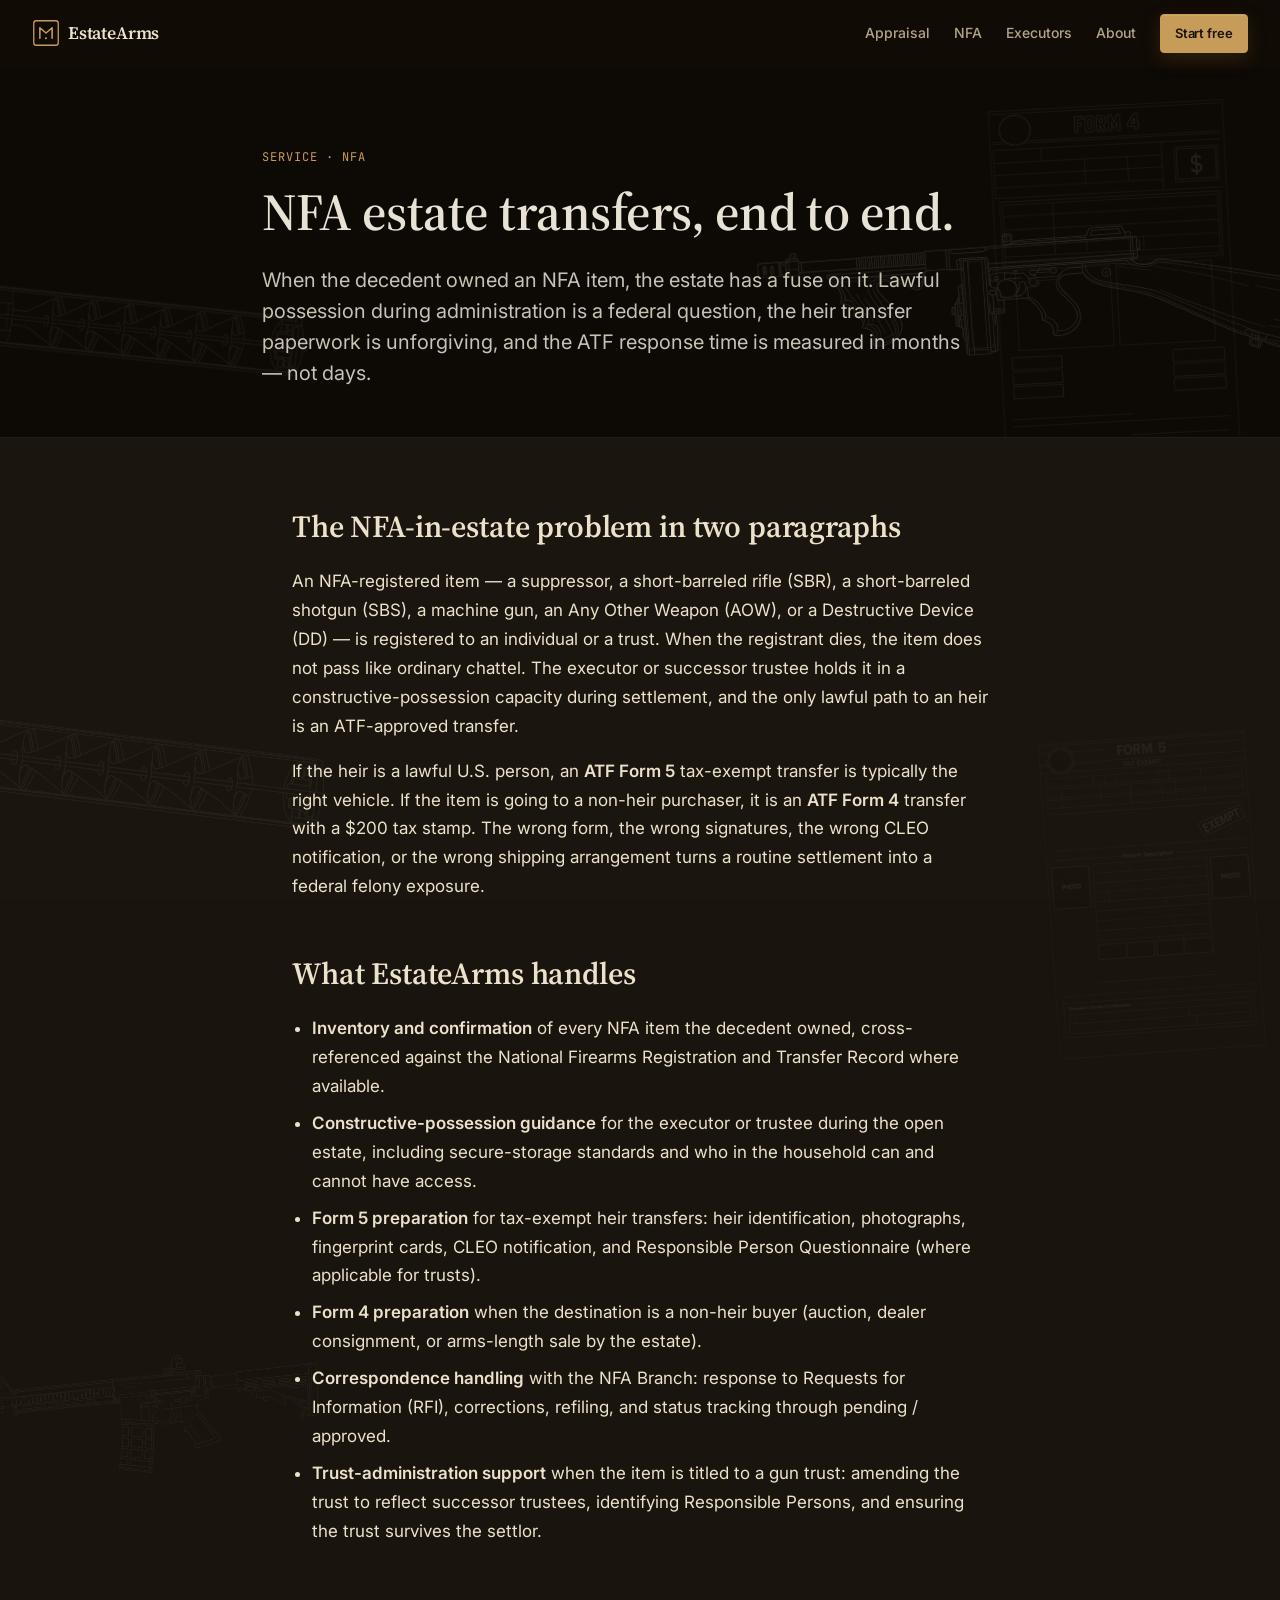
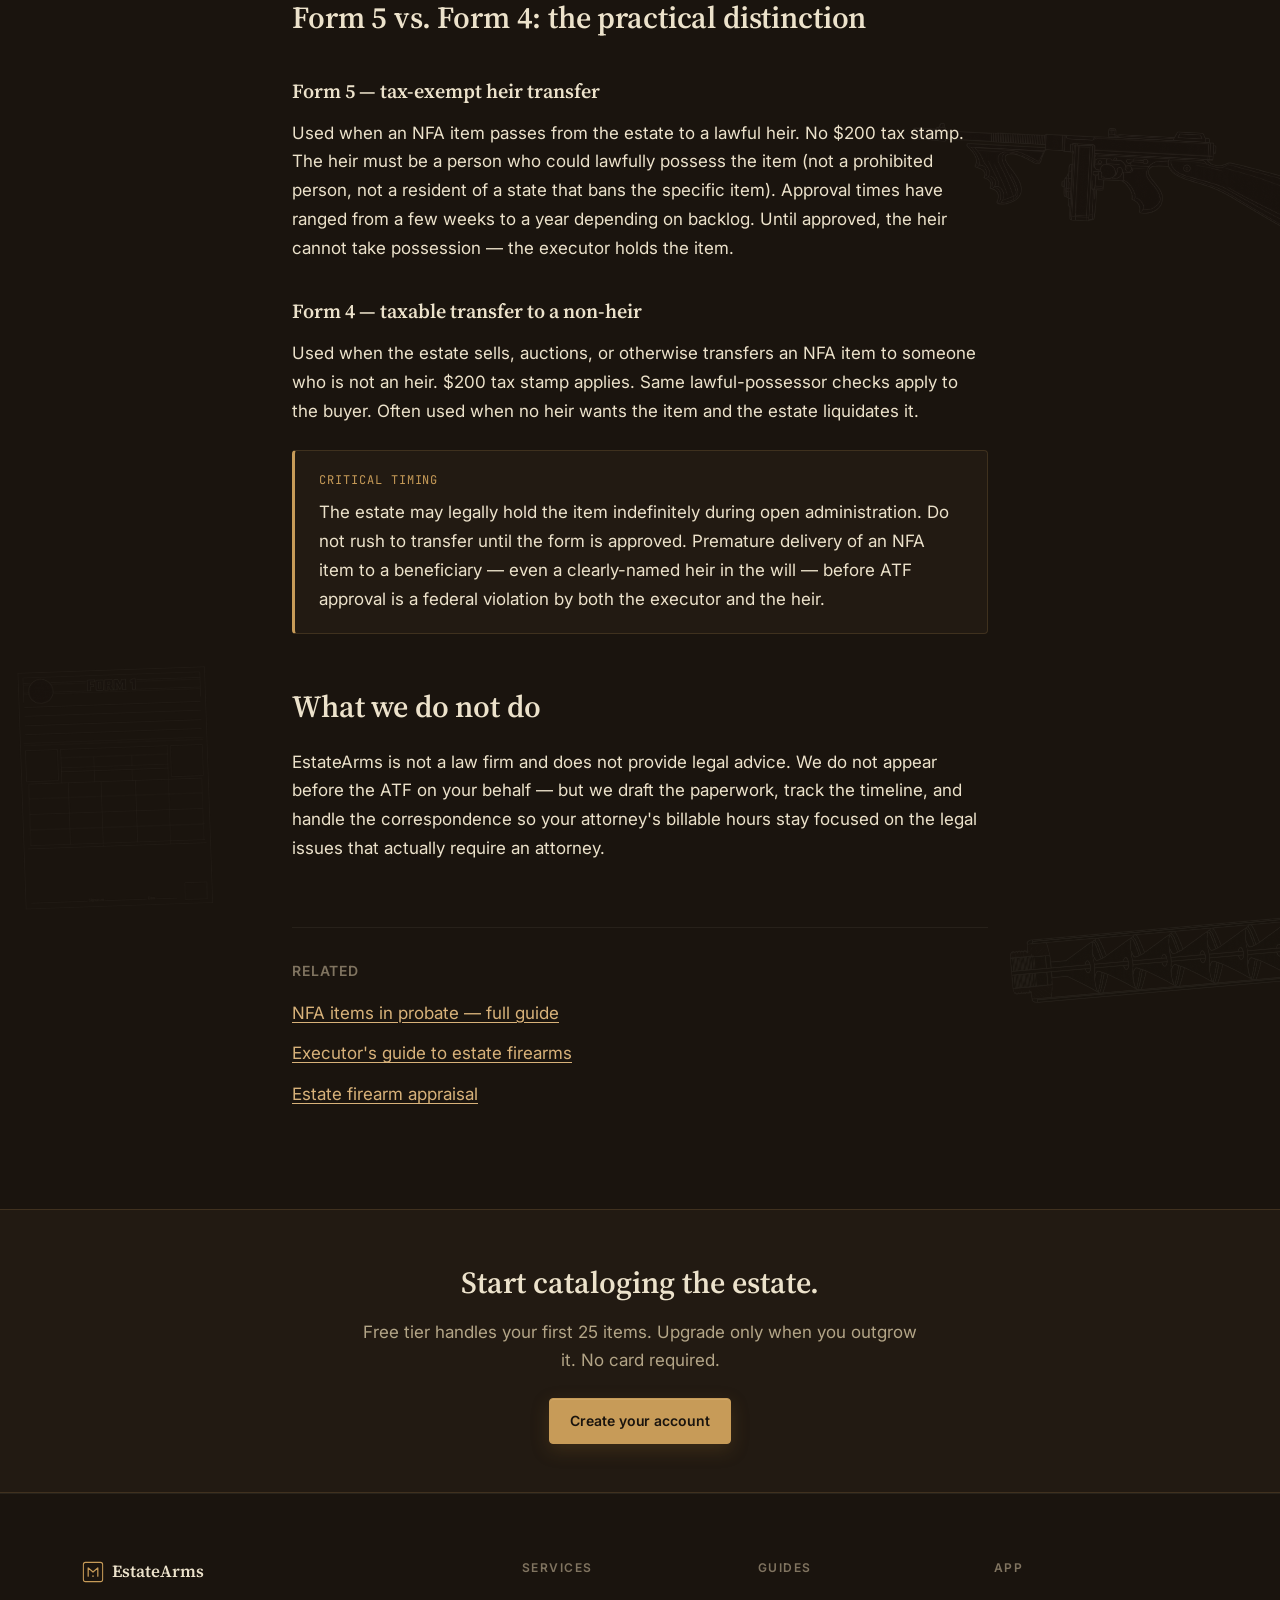
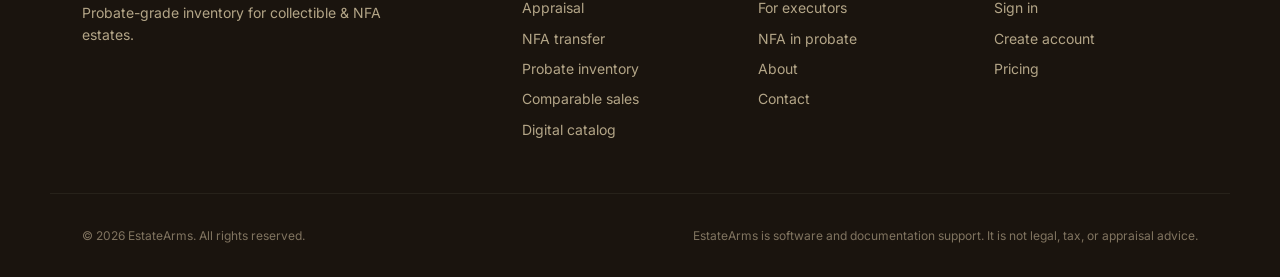
<file: nfa.html>
<!doctype html>
<html lang="en">
<head>
  <meta charset="utf-8" />
  <meta name="viewport" content="width=device-width, initial-scale=1" />
  <title>NFA Transfer & Correspondence — EstateArms</title>
  <meta name="description" content="ATF Form 5 tax-exempt heir transfer and Form 4 transfer guidance for suppressors, SBRs, SBSs, machine guns, AOWs, and DDs in probate. Correspondence handled by an active NFA correspondent." />
  <meta property="og:title" content="NFA Transfer & Correspondence — EstateArms" />
  <meta property="og:description" content="ATF Form 5 tax-exempt heir transfer and Form 4 transfer guidance for suppressors, SBRs, SBSs, machine guns, AOWs, and DDs in probate. Correspondence handled by an active NFA correspondent." />
  <meta property="og:type" content="article" />
  <link rel="canonical" href="https://estatearms.com/nfa.html" />
  <link rel="preconnect" href="https://fonts.googleapis.com" />
  <link rel="preconnect" href="https://fonts.gstatic.com" crossorigin />
  <link href="https://fonts.googleapis.com/css2?family=Source+Serif+4:opsz,wght@8..60,400;8..60,500;8..60,600;8..60,700&family=Inter:wght@400;500;600;700&family=JetBrains+Mono:wght@400;500&display=swap" rel="stylesheet" />
  <link rel="stylesheet" href="styles.css" />
  <link rel="icon" type="image/svg+xml" href="favicon.svg" />
</head>
<body>
  <header class="site-header">
    <a href="index.html" class="logo" aria-label="EstateArms home">
      <svg width="28" height="28" viewBox="0 0 32 32" fill="none" aria-hidden="true">
        <rect x="2" y="2" width="28" height="28" rx="3" stroke="currentColor" stroke-width="1.5" />
        <path d="M9 22 L9 10 L16 16 L23 10 L23 22" stroke="currentColor" stroke-width="1.8" stroke-linecap="round" stroke-linejoin="round" fill="none" />
        <circle cx="16" cy="22" r="1.2" fill="currentColor" />
      </svg>
      <span>EstateArms</span>
    </a>
    <nav class="site-nav" aria-label="Primary">
      <a href="appraisal.html">Appraisal</a>
      <a href="nfa.html">NFA</a>
      <a href="executors.html">Executors</a>
      <a href="about.html">About</a>
    </nav>
    <a href="https://app.estatearms.com/#/auth" class="btn btn-primary btn-sm">Start free</a>
  </header>

  <main>
    <section class="article-hero">
      <img src="schematic-thompson.png" alt="" aria-hidden="true" class="page-deco page-deco--primary" />
      <img src="schematic-suppressor.png" alt="" aria-hidden="true" class="page-deco page-deco--secondary" />
      <img src="schematic-form4.png" alt="" aria-hidden="true" class="page-deco page-deco--form" />
      <div class="container">
        <div class="crumb">Service · NFA</div>
        <h1>NFA estate transfers, end to end.</h1>
        <p class="lede">When the decedent owned an NFA item, the estate has a fuse on it. Lawful possession during administration is a federal question, the heir transfer paperwork is unforgiving, and the ATF response time is measured in months — not days.</p>
      </div>
    </section>

    <section class="article-body">
      <img src="schematic-suppressor.png" alt="" aria-hidden="true" class="page-deco-body page-deco-body--tl" />
      <img src="schematic-form5.png" alt="" aria-hidden="true" class="page-deco-body page-deco-body--form-tr" />
      <img src="schematic-ar15.png" alt="" aria-hidden="true" class="page-deco-body page-deco-body--ml" />
      <img src="schematic-thompson.png" alt="" aria-hidden="true" class="page-deco-body page-deco-body--mr" />
      <img src="schematic-form1.png" alt="" aria-hidden="true" class="page-deco-body page-deco-body--form-bl" />
      <img src="schematic-suppressor.png" alt="" aria-hidden="true" class="page-deco-body page-deco-body--br" />
      <div class="container">
<h2>The NFA-in-estate problem in two paragraphs</h2>
<p>An NFA-registered item — a suppressor, a short-barreled rifle (SBR), a short-barreled shotgun (SBS), a machine gun, an Any Other Weapon (AOW), or a Destructive Device (DD) — is registered to an individual or a trust. When the registrant dies, the item does not pass like ordinary chattel. The executor or successor trustee holds it in a constructive-possession capacity during settlement, and the only lawful path to an heir is an ATF-approved transfer.</p>

<p>If the heir is a lawful U.S. person, an <strong>ATF Form 5</strong> tax-exempt transfer is typically the right vehicle. If the item is going to a non-heir purchaser, it is an <strong>ATF Form 4</strong> transfer with a $200 tax stamp. The wrong form, the wrong signatures, the wrong CLEO notification, or the wrong shipping arrangement turns a routine settlement into a federal felony exposure.</p>

<h2>What EstateArms handles</h2>
<ul>
  <li><strong>Inventory and confirmation</strong> of every NFA item the decedent owned, cross-referenced against the National Firearms Registration and Transfer Record where available.</li>
  <li><strong>Constructive-possession guidance</strong> for the executor or trustee during the open estate, including secure-storage standards and who in the household can and cannot have access.</li>
  <li><strong>Form 5 preparation</strong> for tax-exempt heir transfers: heir identification, photographs, fingerprint cards, CLEO notification, and Responsible Person Questionnaire (where applicable for trusts).</li>
  <li><strong>Form 4 preparation</strong> when the destination is a non-heir buyer (auction, dealer consignment, or arms-length sale by the estate).</li>
  <li><strong>Correspondence handling</strong> with the NFA Branch: response to Requests for Information (RFI), corrections, refiling, and status tracking through pending / approved.</li>
  <li><strong>Trust-administration support</strong> when the item is titled to a gun trust: amending the trust to reflect successor trustees, identifying Responsible Persons, and ensuring the trust survives the settlor.</li>
</ul>

<h2>Form 5 vs. Form 4: the practical distinction</h2>
<h3>Form 5 — tax-exempt heir transfer</h3>
<p>Used when an NFA item passes from the estate to a lawful heir. No $200 tax stamp. The heir must be a person who could lawfully possess the item (not a prohibited person, not a resident of a state that bans the specific item). Approval times have ranged from a few weeks to a year depending on backlog. Until approved, the heir cannot take possession — the executor holds the item.</p>

<h3>Form 4 — taxable transfer to a non-heir</h3>
<p>Used when the estate sells, auctions, or otherwise transfers an NFA item to someone who is not an heir. $200 tax stamp applies. Same lawful-possessor checks apply to the buyer. Often used when no heir wants the item and the estate liquidates it.</p>

<div class="callout">
  <span class="label">Critical timing</span>
  <p>The estate may legally hold the item indefinitely during open administration. Do not rush to transfer until the form is approved. Premature delivery of an NFA item to a beneficiary — even a clearly-named heir in the will — before ATF approval is a federal violation by both the executor and the heir.</p>
</div>

<h2>What we do not do</h2>
<p>EstateArms is not a law firm and does not provide legal advice. We do not appear before the ATF on your behalf — but we draft the paperwork, track the timeline, and handle the correspondence so your attorney's billable hours stay focused on the legal issues that actually require an attorney.</p>

<div class="next-reading">
  <h3>Related</h3>
  <ul>
    <li><a href="nfa-probate.html">NFA items in probate — full guide</a></li>
    <li><a href="executors.html">Executor's guide to estate firearms</a></li>
    <li><a href="appraisal.html">Estate firearm appraisal</a></li>
  </ul>
</div>
      </div>
    </section>

    <section class="article-cta">
      <div class="container">
        <h3>Start cataloging the estate.</h3>
        <p>Free tier handles your first 25 items. Upgrade only when you outgrow it. No card required.</p>
        <a href="https://app.estatearms.com/#/auth" class="btn btn-primary">Create your account</a>
      </div>
    </section>
  </main>

  <footer class="site-footer">
    <div class="container footer-grid">
      <div class="footer-brand">
        <div class="footer-logo">
          <svg width="22" height="22" viewBox="0 0 32 32" fill="none" aria-hidden="true">
            <rect x="2" y="2" width="28" height="28" rx="3" stroke="currentColor" stroke-width="1.5" />
            <path d="M9 22 L9 10 L16 16 L23 10 L23 22" stroke="currentColor" stroke-width="1.8" stroke-linecap="round" stroke-linejoin="round" fill="none" />
            <circle cx="16" cy="22" r="1.2" fill="currentColor" />
          </svg>
          <span>EstateArms</span>
        </div>
        <p>Probate-grade inventory for collectible &amp; NFA estates.</p>
      </div>
      <div>
        <h4>Services</h4>
        <a href="appraisal.html">Appraisal</a>
        <a href="nfa.html">NFA transfer</a>
        <a href="inventory.html">Probate inventory</a>
        <a href="comparables.html">Comparable sales</a>
        <a href="catalog.html">Digital catalog</a>
      </div>
      <div>
        <h4>Guides</h4>
        <a href="executors.html">For executors</a>
        <a href="nfa-probate.html">NFA in probate</a>
        <a href="about.html">About</a>
        <a href="contact.html">Contact</a>
      </div>
      <div>
        <h4>App</h4>
        <a href="https://app.estatearms.com/#/auth">Sign in</a>
        <a href="https://app.estatearms.com/#/auth">Create account</a>
        <a href="/#pricing">Pricing</a>
      </div>
    </div>
    <div class="container footer-bottom">
      <span>© 2026 EstateArms. All rights reserved.</span>
      <span>EstateArms is software and documentation support. It is not legal, tax, or appraisal advice.</span>
    </div>
  </footer>
</body>
</html>
</file>
<file: styles.css>
/* ───────────────────────── Page surface ─────────────────────────
   Soft warm-light pools at top and bottom-right (like an overhead lamp
   and a far wall sconce) plus a fine grain that scrolls with the page —
   gives the dark walnut surface tactile depth. */
html { background: #1a140e; }
body {
  background:
    radial-gradient(ellipse 90% 50% at 50% -10%, rgba(199, 155, 88, 0.12), transparent 65%) fixed,
    radial-gradient(ellipse 60% 50% at 100% 110%, rgba(138, 58, 40, 0.10), transparent 70%) fixed,
    radial-gradient(ellipse 50% 40% at 0% 50%, rgba(78, 50, 28, 0.10), transparent 75%) fixed;
  background-color: #1a140e;
  position: relative;
}
body::before {
  content: '';
  position: fixed;
  inset: 0;
  pointer-events: none;
  z-index: 0;
  background-image: url("data:image/svg+xml;utf8,<svg xmlns='http://www.w3.org/2000/svg' width='220' height='220'><filter id='n'><feTurbulence type='fractalNoise' baseFrequency='0.9' numOctaves='2' stitchTiles='stitch'/><feColorMatrix values='0 0 0 0 0.95  0 0 0 0 0.85  0 0 0 0 0.70  0 0 0 0.55 0'/></filter><rect width='100%' height='100%' filter='url(%23n)'/></svg>");
  opacity: 0.06;
  mix-blend-mode: overlay;
}
.site-header, main, footer { position: relative; z-index: 1; }

/* ───────────────────────── Tokens ───────────────────────── */
:root {
  /* Color: leather-bound study. Warm walnut surfaces, aged brass accents,
     oxblood for emphasis. Deep enough to feel weighty and serious. */
  --bg: #1a140e;          /* deep warm walnut */
  --bg-elev: #221a12;     /* one notch lifted */
  --bg-dark: #0d0905;     /* near-black warm */
  --bg-paper: #2a2018;    /* card / panel surface */
  --ink: #ece2cb;         /* warm parchment text */
  --ink-muted: #b3a587;   /* muted parchment */
  --ink-faint: #807460;   /* subtle labels */
  --rule: rgba(199, 155, 88, 0.18);    /* warm brass rule */
  --rule-soft: rgba(255, 240, 215, 0.06);
  --accent: #c79b58;      /* aged brass — primary accent */
  --accent-2: #d8b27a;    /* lighter brass — hover / links */
  --accent-deep: #8a3a28; /* oxblood — emphasis */

  /* Type */
  --display: "Source Serif 4", "Source Serif Pro", "Iowan Old Style", Georgia, serif;
  --body: "Inter", system-ui, -apple-system, "Segoe UI", sans-serif;
  --mono: "JetBrains Mono", ui-monospace, "SF Mono", Menlo, monospace;

  /* Type scale (informational) */
  --text-xs: 0.75rem;
  --text-sm: 0.875rem;
  --text-base: 1rem;
  --text-md: 1.0625rem;
  --text-lg: 1.25rem;
  --text-xl: clamp(1.5rem, 2.4vw, 2rem);
  --text-2xl: clamp(2rem, 4vw, 3rem);
  --text-hero: clamp(2.25rem, 5vw, 4rem);

  /* Spacing */
  --space-1: 4px;
  --space-2: 8px;
  --space-3: 12px;
  --space-4: 16px;
  --space-5: 20px;
  --space-6: 24px;
  --space-8: 32px;
  --space-10: 40px;
  --space-12: 48px;
  --space-16: 64px;
  --space-20: 80px;
  --space-24: 96px;
  --space-32: 128px;

  --radius: 4px;
  --radius-lg: 10px;
  --shadow-sm: 0 1px 2px rgba(20, 18, 12, 0.06), 0 0 0 1px rgba(20, 18, 12, 0.04);
  --shadow-md: 0 8px 24px -8px rgba(20, 18, 12, 0.12), 0 0 0 1px rgba(20, 18, 12, 0.05);
}

/* ───────────────────────── Reset ───────────────────────── */
*, *::before, *::after { box-sizing: border-box; }
html { scroll-behavior: smooth; }
html, body { margin: 0; padding: 0; }
body {
  font-family: var(--body);
  color: var(--ink);
  background: var(--bg);
  font-size: var(--text-base);
  line-height: 1.6;
  -webkit-font-smoothing: antialiased;
  -moz-osx-font-smoothing: grayscale;
  text-rendering: optimizeLegibility;
}
img { max-width: 100%; display: block; }
a { color: inherit; text-decoration: none; }
button { font-family: inherit; }

/* ───────────────────────── Layout ───────────────────────── */
.container {
  width: 100%;
  max-width: 1180px;
  margin: 0 auto;
  padding: 0 clamp(16px, 4vw, 32px);
}
.container.narrow { max-width: 800px; }

.section {
  padding: clamp(var(--space-16), 9vw, var(--space-32)) 0;
  border-top: 1px solid var(--rule-soft);
}
.section:first-of-type { border-top: 0; }

/* ───────────────────────── Header ───────────────────────── */
.site-header {
  position: sticky;
  top: 0;
  z-index: 50;
  display: flex;
  align-items: center;
  gap: var(--space-6);
  padding: 14px clamp(16px, 4vw, 32px);
  background: rgba(13, 9, 5, 0.78);
  backdrop-filter: saturate(150%) blur(14px);
  border-bottom: 1px solid transparent;
  transition: border-color 0.3s ease, box-shadow 0.3s ease;
}
.site-header.scrolled {
  border-bottom-color: var(--rule-soft);
}
.logo {
  display: inline-flex;
  align-items: center;
  gap: 8px;
  font-family: var(--display);
  font-weight: 600;
  font-size: 1.1rem;
  letter-spacing: -0.01em;
  color: var(--ink);
}
.logo svg { color: var(--accent); }
.site-nav {
  display: flex;
  gap: var(--space-6);
  margin-left: auto;
  font-size: var(--text-sm);
}
.site-nav a {
  color: var(--ink-muted);
  font-weight: 500;
  transition: color 0.15s ease;
}
.site-nav a:hover { color: var(--ink); }

/* ───────────────────────── Buttons ───────────────────────── */
.btn {
  display: inline-flex;
  align-items: center;
  justify-content: center;
  gap: 8px;
  padding: 11px 20px;
  border-radius: var(--radius);
  font-size: var(--text-sm);
  font-weight: 600;
  letter-spacing: -0.005em;
  border: 1px solid transparent;
  cursor: pointer;
  transition: transform 0.12s ease, background 0.15s ease, border-color 0.15s ease, color 0.15s ease;
  white-space: nowrap;
}
.btn:active { transform: translateY(1px); }
.btn-sm { padding: 8px 14px; font-size: 13px; }
.btn-block { width: 100%; }

.btn-primary {
  background: var(--accent);
  color: #1a140e;
  border-color: var(--accent);
  box-shadow: 0 1px 0 rgba(255, 230, 180, 0.15) inset, 0 6px 18px rgba(138, 100, 40, 0.25);
}
.btn-primary:hover {
  background: var(--accent-2);
  border-color: var(--accent-2);
  transform: translateY(-1px);
}
.btn-outline {
  background: transparent;
  color: var(--ink);
  border-color: var(--accent);
}
.btn-outline:hover {
  background: var(--accent);
  color: #1a140e;
}
.btn-ghost {
  background: transparent;
  color: var(--ink-muted);
  border-color: transparent;
}
.btn-ghost:hover { color: var(--accent-2); }
.btn-secondary {
  background: var(--accent-deep);
  color: #f3e7d2;
  border-color: var(--accent-deep);
}
.btn-secondary:hover {
  background: #a04632;
  border-color: #a04632;
}

/* ───────────────────────── Hero ───────────────────────── */
.hero {
  position: relative;
  isolation: isolate;
  padding: clamp(var(--space-16), 11vw, var(--space-32)) 0 clamp(var(--space-12), 8vw, var(--space-24));
  background:
    /* overhead brass lamp — strong, off-center */
    radial-gradient(ellipse 55% 45% at 30% 0%, rgba(225, 175, 95, 0.32), transparent 60%),
    /* far-corner oxblood sconce */
    radial-gradient(ellipse 65% 55% at 110% 100%, rgba(170, 70, 50, 0.22), transparent 60%),
    /* secondary warm glow */
    radial-gradient(ellipse 35% 30% at 75% 30%, rgba(199, 155, 88, 0.10), transparent 70%),
    /* edge vignette — darken corners */
    radial-gradient(ellipse 120% 90% at 50% 50%, transparent 38%, rgba(6, 4, 2, 0.55) 100%),
    var(--bg);
  overflow: hidden;
}
/* Faint firearm schematics drifting in the hero negative space.
   Inverted from black-on-transparent line art to warm cream-on-walnut
   via filter. Very low opacity — felt, not seen. */
.hero-deco {
  position: absolute;
  pointer-events: none;
  user-select: none;
  z-index: -1;
  filter: invert(1) brightness(1.6) sepia(0.3) hue-rotate(345deg) saturate(0.8);
  mix-blend-mode: screen;
}
.hero-deco--pistol {
  /* large pistol drifting through the right side of the hero */
  top: 8%;
  right: -6%;
  width: clamp(420px, 52vw, 780px);
  opacity: 0.09;
  transform: rotate(-4deg);
}
.hero-deco--revolver {
  /* smaller revolver low-left, ghosted further */
  bottom: -8%;
  left: -4%;
  width: clamp(260px, 28vw, 420px);
  opacity: 0.05;
  transform: rotate(8deg);
}
@media (max-width: 720px) {
  /* on phones, hide the revolver and keep just one accent */
  .hero-deco--revolver { display: none; }
  .hero-deco--pistol { opacity: 0.06; right: -20%; }
}

.hero::before {
  content: '';
  position: absolute;
  inset: 0;
  pointer-events: none;
  z-index: -1;
  background-image: url("data:image/svg+xml;utf8,<svg xmlns='http://www.w3.org/2000/svg' width='220' height='220'><filter id='n'><feTurbulence type='fractalNoise' baseFrequency='0.85' numOctaves='2' stitchTiles='stitch'/><feColorMatrix values='0 0 0 0 0.95  0 0 0 0 0.85  0 0 0 0 0.70  0 0 0 0.8 0'/></filter><rect width='100%' height='100%' filter='url(%23n)'/></svg>");
  opacity: 0.10;
  mix-blend-mode: overlay;
}
.eyebrow {
  display: inline-flex;
  align-items: center;
  gap: 8px;
  padding: 6px 12px;
  border: 1px solid var(--rule);
  border-radius: 999px;
  font-size: var(--text-xs);
  letter-spacing: 0.02em;
  color: var(--ink-muted);
  background: rgba(255, 240, 215, 0.04);
  margin-bottom: var(--space-8);
}
.eyebrow-dot {
  width: 6px; height: 6px;
  border-radius: 50%;
  background: var(--accent);
  box-shadow: 0 0 0 3px rgba(138, 106, 42, 0.18);
}
.hero-title {
  font-family: var(--display);
  font-size: var(--text-hero);
  line-height: 1.05;
  letter-spacing: -0.025em;
  font-weight: 500;
  margin: 0 0 var(--space-6);
  max-width: 22ch;
  color: var(--ink);
}
.hero-title em {
  font-style: italic;
  color: var(--accent-2);
}
.hero-lede {
  font-size: clamp(1.0625rem, 1.4vw, 1.25rem);
  line-height: 1.55;
  max-width: 58ch;
  margin: 0 0 var(--space-10);
  color: var(--ink-muted);
}
.hero-ctas {
  display: flex;
  flex-wrap: wrap;
  align-items: center;
  gap: var(--space-3);
  margin-bottom: var(--space-16);
}
.hero-meta {
  display: grid;
  grid-template-columns: repeat(4, 1fr);
  gap: var(--space-6);
  padding-top: var(--space-8);
  border-top: 1px solid var(--rule);
  max-width: 720px;
}
.hero-meta > div {
  display: flex;
  flex-direction: column;
}
.hero-meta strong {
  font-family: var(--display);
  font-size: 1.4rem;
  letter-spacing: -0.01em;
  font-weight: 600;
  color: var(--ink);
}
.hero-meta span {
  font-size: var(--text-xs);
  text-transform: uppercase;
  letter-spacing: 0.06em;
  color: var(--ink-faint);
  margin-top: 4px;
}

/* ───────────────────────── Section headings ───────────────────────── */
.section-eyebrow {
  display: inline-block;
  font-size: var(--text-xs);
  text-transform: uppercase;
  letter-spacing: 0.14em;
  font-weight: 600;
  color: var(--accent);
  margin-bottom: var(--space-4);
}
.section-title {
  font-family: var(--display);
  font-size: var(--text-2xl);
  font-weight: 500;
  line-height: 1.12;
  letter-spacing: -0.02em;
  margin: 0 0 var(--space-6);
  max-width: 24ch;
  color: var(--ink);
}
.section-title em {
  font-style: italic;
  color: var(--accent-2);
}
.section-lede {
  font-size: var(--text-md);
  line-height: 1.6;
  color: var(--ink-muted);
  max-width: 65ch;
  margin: 0 0 var(--space-12);
}

/* ───────────────────────── Problem section ───────────────────────── */
.pain-grid {
  display: grid;
  grid-template-columns: repeat(auto-fit, minmax(280px, 1fr));
  gap: var(--space-8);
  margin-top: var(--space-12);
}
.pain {
  padding: var(--space-8);
  background: var(--bg-elev);
  border: 1px solid var(--rule-soft);
  border-radius: var(--radius-lg);
}
.pain-num {
  font-family: var(--mono);
  font-size: var(--text-xs);
  color: var(--accent);
  letter-spacing: 0.12em;
  margin-bottom: var(--space-4);
}
.pain h3 {
  font-family: var(--display);
  font-size: var(--text-lg);
  font-weight: 600;
  margin: 0 0 var(--space-2);
  letter-spacing: -0.01em;
  color: var(--ink);
}
.pain p {
  margin: 0;
  color: var(--ink-muted);
  font-size: var(--text-sm);
  line-height: 1.6;
}

/* ───────────────────────── Feature grid ───────────────────────── */
.feature-grid {
  display: grid;
  grid-template-columns: repeat(auto-fit, minmax(260px, 1fr));
  gap: 1px;
  background: var(--rule-soft);
  border: 1px solid var(--rule-soft);
  border-radius: var(--radius-lg);
  overflow: hidden;
  margin-top: var(--space-8);
}
.feature {
  padding: var(--space-8);
  background: var(--bg-elev);
  display: flex;
  flex-direction: column;
  gap: var(--space-3);
}
.feature-icon {
  width: 40px; height: 40px;
  display: inline-flex;
  align-items: center;
  justify-content: center;
  border-radius: var(--radius);
  background: rgba(138, 106, 42, 0.1);
  color: var(--accent-deep);
  margin-bottom: var(--space-2);
}
.feature h3 {
  font-family: var(--display);
  font-size: var(--text-md);
  font-weight: 600;
  margin: 0;
  letter-spacing: -0.005em;
  line-height: 1.3;
}
.feature p {
  margin: 0;
  color: var(--ink-muted);
  font-size: var(--text-sm);
  line-height: 1.55;
}
.feature em { color: var(--ink); font-style: italic; }

/* ───────────────────────── Audiences ───────────────────────── */
.audiences { background: var(--bg-elev); }
.audience-grid {
  display: grid;
  grid-template-columns: repeat(auto-fit, minmax(280px, 1fr));
  gap: var(--space-6);
  margin-top: var(--space-10);
}
.audience {
  padding: var(--space-10) var(--space-8);
  border: 1px solid var(--rule);
  border-radius: var(--radius-lg);
  background: var(--bg);
}
.audience-highlight {
  background: var(--bg-dark);
  color: #f3eede;
  border-color: var(--bg-dark);
}
.audience-tag {
  display: inline-block;
  font-size: var(--text-xs);
  text-transform: uppercase;
  letter-spacing: 0.12em;
  color: var(--accent);
  margin-bottom: var(--space-4);
}
.audience-highlight .audience-tag { color: #d6b163; }
.audience h3 {
  font-family: var(--display);
  font-size: var(--text-lg);
  font-weight: 600;
  margin: 0 0 var(--space-3);
  letter-spacing: -0.01em;
  line-height: 1.25;
}
.audience p {
  font-size: var(--text-sm);
  line-height: 1.6;
  margin: 0 0 var(--space-5);
  color: var(--ink-muted);
}
.audience-highlight p { color: #c9c1a8; }
.audience-list {
  list-style: none;
  margin: 0;
  padding: 0;
  font-size: var(--text-sm);
}
.audience-list li {
  padding: 8px 0;
  border-top: 1px solid var(--rule-soft);
  display: flex;
  align-items: center;
  gap: 8px;
}
.audience-highlight .audience-list li { border-top-color: rgba(255, 255, 255, 0.1); }
.audience-list li::before {
  content: "›";
  color: var(--accent);
  font-family: var(--display);
}

/* ───────────────────────── Pricing ───────────────────────── */
.price-grid {
  display: grid;
  grid-template-columns: repeat(4, 1fr);
  gap: var(--space-4);
  margin-top: var(--space-10);
}
@media (max-width: 1000px) {
  .price-grid { grid-template-columns: repeat(2, 1fr); }
}
@media (max-width: 560px) {
  .price-grid { grid-template-columns: 1fr; }
}
.price-card {
  position: relative;
  display: flex;
  flex-direction: column;
  padding: var(--space-8);
  background: var(--bg-elev);
  border: 1px solid var(--rule);
  border-radius: var(--radius-lg);
  min-height: 460px;
}
.price-featured {
  background: var(--bg-dark);
  color: #f3eede;
  border-color: var(--bg-dark);
  transform: translateY(-8px);
  box-shadow: var(--shadow-md);
}
@media (max-width: 1000px) { .price-featured { transform: none; } }
.price-tag {
  position: absolute;
  top: -12px;
  left: 50%;
  transform: translateX(-50%);
  background: var(--accent);
  color: #fff;
  font-size: var(--text-xs);
  letter-spacing: 0.08em;
  text-transform: uppercase;
  padding: 4px 12px;
  border-radius: 999px;
}
.price-name {
  font-family: var(--display);
  font-size: var(--text-md);
  font-weight: 600;
  margin: 0 0 var(--space-4);
  letter-spacing: -0.005em;
}
.price-amount {
  font-family: var(--display);
  font-size: 2.5rem;
  font-weight: 500;
  letter-spacing: -0.02em;
  line-height: 1;
  margin-bottom: var(--space-2);
}
.price-amount span {
  font-size: var(--text-sm);
  color: var(--ink-faint);
  font-weight: 400;
  font-family: var(--body);
}
.price-featured .price-amount span { color: #c9c1a8; }
.price-blurb {
  font-size: var(--text-sm);
  color: var(--ink-muted);
  margin: 0 0 var(--space-6);
}
.price-featured .price-blurb { color: #c9c1a8; }
.price-features {
  list-style: none;
  margin: 0 0 var(--space-8);
  padding: 0;
  font-size: var(--text-sm);
  flex: 1;
}
.price-features li {
  padding: 8px 0;
  border-top: 1px solid var(--rule-soft);
  display: flex;
  align-items: center;
  gap: 8px;
}
.price-featured .price-features li { border-top-color: rgba(255, 255, 255, 0.1); }
.price-features li::before {
  content: "✓";
  color: var(--accent);
  font-size: 12px;
}
.price-features li.muted {
  color: var(--ink-faint);
}
.price-features li.muted::before { content: "—"; color: var(--ink-faint); }
.price-featured .price-features li.muted { color: rgba(243, 238, 222, 0.4); }

.price-featured .btn-primary {
  background: var(--accent);
  border-color: var(--accent);
  color: #fff;
}
.price-featured .btn-primary:hover {
  background: #b8902f;
  border-color: #b8902f;
}

/* one-time card */
.price-onetime {
  margin-top: var(--space-12);
  padding: var(--space-8);
  background: var(--bg-elev);
  border: 1px dashed var(--rule);
  border-radius: var(--radius-lg);
  display: flex;
  align-items: center;
  gap: var(--space-8);
  flex-wrap: wrap;
}
.price-onetime > div { flex: 1; min-width: 280px; }
.onetime-eyebrow {
  font-size: var(--text-xs);
  text-transform: uppercase;
  letter-spacing: 0.12em;
  color: var(--accent);
  margin-bottom: 4px;
}
.onetime-title {
  font-family: var(--display);
  font-size: var(--text-lg);
  font-weight: 600;
  margin: 0 0 var(--space-2);
  letter-spacing: -0.005em;
}
.price-onetime p {
  margin: 0;
  font-size: var(--text-sm);
  color: var(--ink-muted);
  max-width: 60ch;
  line-height: 1.6;
}

/* ───────────────────────── Trust quote ───────────────────────── */
.trust {
  background: var(--bg);
}
.quote {
  margin: 0;
  padding: var(--space-12) 0;
  font-family: var(--display);
  font-size: clamp(1.25rem, 2vw, 1.625rem);
  line-height: 1.4;
  color: var(--ink);
  font-style: italic;
  letter-spacing: -0.01em;
}
.quote p { margin: 0 0 var(--space-6); }
.quote footer {
  font-family: var(--body);
  font-style: normal;
  font-size: var(--text-sm);
  color: var(--ink-muted);
  letter-spacing: 0.02em;
}

/* ───────────────────────── FAQ ───────────────────────── */
.faq details {
  border-bottom: 1px solid var(--rule-soft);
  padding: var(--space-5) 0;
}
.faq details:first-of-type { border-top: 1px solid var(--rule-soft); margin-top: var(--space-8); }
.faq summary {
  font-family: var(--display);
  font-size: var(--text-md);
  font-weight: 600;
  letter-spacing: -0.005em;
  cursor: pointer;
  list-style: none;
  position: relative;
  padding-right: 32px;
  color: var(--ink);
}
.faq summary::-webkit-details-marker { display: none; }
.faq summary::after {
  content: "+";
  position: absolute;
  right: 0;
  top: 0;
  font-size: 1.4rem;
  color: var(--accent);
  font-family: var(--body);
  font-weight: 400;
  transition: transform 0.2s ease;
}
.faq details[open] summary::after {
  content: "−";
}
.faq details p {
  margin: var(--space-3) 0 0;
  color: var(--ink-muted);
  font-size: var(--text-sm);
  line-height: 1.65;
  max-width: 65ch;
}

/* ───────────────────────── CTA Band ───────────────────────── */
.cta-band {
  background: var(--bg-dark);
  color: #f3eede;
  border-top: 0;
  text-align: center;
}
.cta-title {
  font-family: var(--display);
  font-size: var(--text-2xl);
  font-weight: 500;
  letter-spacing: -0.02em;
  margin: 0 0 var(--space-4);
  color: #fff;
}
.cta-lede {
  font-size: var(--text-md);
  color: #c9c1a8;
  max-width: 50ch;
  margin: 0 auto var(--space-10);
  line-height: 1.55;
}
.waitlist-form {
  display: flex;
  gap: var(--space-3);
  max-width: 580px;
  margin: 0 auto;
  flex-wrap: wrap;
}
.waitlist-form input[type="email"],
.waitlist-form select {
  flex: 1;
  min-width: 200px;
  padding: 13px 16px;
  border-radius: var(--radius);
  border: 1px solid rgba(255, 255, 255, 0.18);
  background: rgba(255, 255, 255, 0.04);
  color: #fff;
  font-family: inherit;
  font-size: var(--text-sm);
  appearance: none;
  -webkit-appearance: none;
}
.waitlist-form select {
  background-image: url("data:image/svg+xml;utf8,<svg xmlns='http://www.w3.org/2000/svg' width='12' height='8' viewBox='0 0 12 8' fill='none' stroke='%23c9c1a8' stroke-width='1.5'><path d='M1 1l5 5 5-5'/></svg>");
  background-repeat: no-repeat;
  background-position: right 14px center;
  padding-right: 38px;
}
.waitlist-form input::placeholder { color: rgba(243, 238, 222, 0.45); }
.waitlist-form input:focus,
.waitlist-form select:focus {
  outline: 2px solid var(--accent);
  outline-offset: 2px;
  border-color: var(--accent);
}
.waitlist-form .btn {
  background: var(--accent);
  color: #fff;
  border-color: var(--accent);
  padding: 13px 22px;
}
.waitlist-form .btn:hover {
  background: #b8902f;
  border-color: #b8902f;
}
.waitlist-success {
  max-width: 580px;
  margin: var(--space-6) auto 0;
  padding: var(--space-4);
  border-radius: var(--radius);
  background: rgba(138, 106, 42, 0.18);
  border: 1px solid rgba(138, 106, 42, 0.4);
  color: #f3eede;
  font-size: var(--text-sm);
}
.cta-fineprint {
  font-size: var(--text-xs);
  color: rgba(243, 238, 222, 0.5);
  margin: var(--space-6) 0 0;
  letter-spacing: 0.02em;
}

/* ───────────────────────── Footer ───────────────────────── */
.site-footer {
  padding: var(--space-16) 0 var(--space-8);
  border-top: 1px solid var(--rule-soft);
  background: var(--bg);
}
.footer-grid {
  display: grid;
  grid-template-columns: 2fr 1fr 1fr 1fr;
  gap: var(--space-8);
  margin-bottom: var(--space-12);
}
@media (max-width: 700px) {
  .footer-grid { grid-template-columns: 1fr 1fr; }
}
.footer-brand p {
  font-size: var(--text-sm);
  color: var(--ink-muted);
  max-width: 36ch;
  margin: var(--space-3) 0 0;
  line-height: 1.55;
}
.footer-logo {
  display: inline-flex;
  align-items: center;
  gap: 8px;
  font-family: var(--display);
  font-weight: 600;
  font-size: var(--text-md);
  color: var(--ink);
}
.footer-logo svg { color: var(--accent); }
.site-footer h4 {
  font-size: var(--text-xs);
  text-transform: uppercase;
  letter-spacing: 0.12em;
  color: var(--ink-faint);
  margin: 0 0 var(--space-4);
  font-weight: 600;
}
.site-footer a {
  display: block;
  font-size: var(--text-sm);
  color: var(--ink-muted);
  padding: 4px 0;
  transition: color 0.15s ease;
}
.site-footer a:hover { color: var(--accent-deep); }
.footer-bottom {
  display: flex;
  justify-content: space-between;
  flex-wrap: wrap;
  gap: var(--space-3);
  padding-top: var(--space-8);
  border-top: 1px solid var(--rule-soft);
  font-size: var(--text-xs);
  color: var(--ink-faint);
}

/* ───────────────────────── Responsive ───────────────────────── */
@media (max-width: 720px) {
  .site-nav { display: none; }
  .hero-meta { grid-template-columns: repeat(2, 1fr); gap: var(--space-4); }
  .hero-title { max-width: 100%; }
  .pain-grid, .audience-grid { gap: var(--space-4); }
  .waitlist-form { flex-direction: column; }
  .waitlist-form input,
  .waitlist-form select,
  .waitlist-form .btn { width: 100%; }
  .price-onetime { flex-direction: column; align-items: flex-start; }
}

/* prevent header overlap on anchor jumps */
:where(#features, #audiences, #pricing, #faq, #waitlist) { scroll-margin-top: 72px; }

/* ───────────────────────── Article / content pages ───────────────────────── */
.article-hero {
  background: var(--bg-dark);
  color: #e8e2d5;
  padding: var(--space-20) 0 var(--space-12);
  border-bottom: 1px solid rgba(255,255,255,0.08);
}
.article-hero .container { max-width: 820px; }
.article-hero .crumb {
  font-family: var(--mono);
  font-size: var(--text-xs);
  letter-spacing: 0.08em;
  text-transform: uppercase;
  color: var(--accent);
  margin-bottom: var(--space-4);
}
.article-hero h1 {
  font-family: var(--display);
  font-size: clamp(2rem, 4.5vw, 3.25rem);
  line-height: 1.12;
  font-weight: 600;
  margin: 0 0 var(--space-6);
  letter-spacing: -0.01em;
}
.article-hero .lede {
  font-size: var(--text-lg);
  line-height: 1.55;
  color: #c8c2b3;
  margin: 0;
  max-width: 700px;
}

.article-body {
  padding: var(--space-16) 0 var(--space-20);
}
.article-body .container { max-width: 760px; }
.article-body h2 {
  font-family: var(--display);
  font-size: var(--text-xl);
  font-weight: 600;
  margin: var(--space-12) 0 var(--space-4);
  letter-spacing: -0.005em;
}
.article-body h2:first-child { margin-top: 0; }
.article-body h3 {
  font-family: var(--display);
  font-size: var(--text-lg);
  font-weight: 600;
  margin: var(--space-8) 0 var(--space-3);
  color: var(--ink);
}
.article-body p,
.article-body li {
  font-size: var(--text-md);
  line-height: 1.7;
  color: var(--ink);
}
.article-body p { margin: 0 0 var(--space-4); }
.article-body ul,
.article-body ol { padding-left: 1.25rem; margin: 0 0 var(--space-5); }
.article-body li { margin-bottom: var(--space-2); }
.article-body a {
  color: var(--accent-2);
  text-decoration: underline;
  text-decoration-thickness: 1px;
  text-underline-offset: 3px;
}
.article-body a:hover { color: var(--accent-deep); }
.article-body strong { color: var(--ink); font-weight: 600; }
.article-body em { font-style: italic; }
.article-body blockquote {
  border-left: 3px solid var(--accent);
  margin: var(--space-6) 0;
  padding: var(--space-2) 0 var(--space-2) var(--space-5);
  color: var(--ink-muted);
  font-family: var(--display);
  font-size: var(--text-md);
  font-style: italic;
}
.article-body .callout {
  background: var(--bg-elev);
  border: 1px solid var(--rule);
  border-left: 3px solid var(--accent);
  padding: var(--space-5) var(--space-6);
  margin: var(--space-6) 0;
  border-radius: var(--radius);
}
.article-body .callout p:last-child { margin-bottom: 0; }
.article-body .callout .label {
  font-family: var(--mono);
  font-size: var(--text-xs);
  letter-spacing: 0.08em;
  text-transform: uppercase;
  color: var(--accent);
  margin-bottom: var(--space-2);
  display: block;
}

.article-body .next-reading {
  margin-top: var(--space-16);
  padding-top: var(--space-8);
  border-top: 1px solid var(--rule-soft);
}
.article-body .next-reading h3 {
  font-family: var(--body);
  font-size: var(--text-sm);
  font-weight: 600;
  letter-spacing: 0.06em;
  text-transform: uppercase;
  color: var(--ink-faint);
  margin: 0 0 var(--space-4);
}
.article-body .next-reading ul {
  list-style: none;
  padding-left: 0;
}
.article-body .next-reading li { margin-bottom: var(--space-3); }

.article-cta {
  background: var(--bg-elev);
  border-top: 1px solid var(--rule);
  border-bottom: 1px solid var(--rule);
  padding: var(--space-12) 0;
  text-align: center;
}
.article-cta h3 {
  font-family: var(--display);
  font-size: var(--text-xl);
  font-weight: 600;
  margin: 0 0 var(--space-3);
}
.article-cta p {
  font-size: var(--text-md);
  color: var(--ink-muted);
  max-width: 560px;
  margin: 0 auto var(--space-6);
}

/* Contact form */
.contact-form {
  display: grid;
  gap: var(--space-4);
  margin-top: var(--space-8);
}
.contact-form label {
  display: flex;
  flex-direction: column;
  font-size: var(--text-sm);
  font-weight: 500;
  color: var(--ink-muted);
  gap: var(--space-2);
}
.contact-form input,
.contact-form select,
.contact-form textarea {
  padding: var(--space-3) var(--space-4);
  border: 1px solid var(--rule);
  border-radius: var(--radius);
  font-family: var(--body);
  font-size: var(--text-base);
  background: var(--bg-elev);
  color: var(--ink);
}
.contact-form textarea { resize: vertical; min-height: 140px; }
.contact-form input:focus,
.contact-form select:focus,
.contact-form textarea:focus {
  outline: 2px solid var(--accent);
  outline-offset: 1px;
  border-color: var(--accent);
}

/* ───────────────────────── Content-page decorations ─────────────────────────
   Same visual treatment as the hero schematics but positioned within the
   .article-hero block of each content page. Multiple variants for variety. */
.article-hero { position: relative; isolation: isolate; overflow: hidden; }
.article-body { position: relative; overflow: hidden; }

.page-deco {
  position: absolute;
  pointer-events: none;
  user-select: none;
  z-index: -1;
  filter: invert(1) brightness(1.6) sepia(0.3) hue-rotate(345deg) saturate(0.8);
  mix-blend-mode: screen;
}
/* Primary firearm decoration — large, right side of hero */
.page-deco--primary {
  top: 8%; right: -6%;
  width: clamp(380px, 48vw, 700px);
  opacity: 0.085;
  transform: rotate(-4deg);
}
/* Secondary — smaller, ghosted further, lower-left */
.page-deco--secondary {
  bottom: -8%; left: -4%;
  width: clamp(240px, 30vw, 420px);
  opacity: 0.05;
  transform: rotate(6deg);
}
/* Form blueprint — more compact, upper-right */
.page-deco--form {
  top: 4%; right: 3%;
  width: clamp(180px, 20vw, 300px);
  opacity: 0.08;
  transform: rotate(-3deg);
}
/* Secondary form — bottom-left, smaller */
.page-deco--form-secondary {
  bottom: 5%; left: -2%;
  width: clamp(140px, 16vw, 240px);
  opacity: 0.06;
  transform: rotate(5deg);
}
/* Long-rifle band — for horizontal accent across body sections */
.page-deco--band {
  bottom: -15%; right: -10%;
  width: clamp(500px, 70vw, 1000px);
  opacity: 0.045;
  transform: rotate(-2deg);
}

@media (max-width: 720px) {
  /* simplify on mobile — keep one primary, drop secondary */
  .page-deco--secondary, .page-deco--form-secondary, .page-deco--band { display: none; }
  .page-deco--primary { opacity: 0.06; right: -22%; }
  .page-deco--form { opacity: 0.05; }
}

/* Mid-section drifters for the homepage — sit behind the audiences/pricing
   sections via the section's own ::after */
.section { position: relative; }
.section-deco {
  position: absolute;
  inset: 0;
  pointer-events: none;
  z-index: 0;
  overflow: hidden;
}
.section-deco img {
  position: absolute;
  filter: invert(1) brightness(1.6) sepia(0.3) hue-rotate(345deg) saturate(0.8);
  mix-blend-mode: screen;
  pointer-events: none;
  user-select: none;
}
.section > .container { position: relative; z-index: 1; }

/* ───── Body decorations: drift through article-body content ─────
   Six positional variants distributed top→bottom, alternating sides.
   Article-body already has position:relative; overflow:hidden. */
.page-deco-body {
  position: absolute;
  pointer-events: none;
  user-select: none;
  z-index: -1;
  filter: invert(1) brightness(1.6) sepia(0.3) hue-rotate(345deg) saturate(0.8);
  mix-blend-mode: screen;
}
.page-deco-body--tl { top: 8%;  left: -8%;  width: clamp(280px, 36vw, 540px); opacity: 0.045; transform: rotate(7deg); }
.page-deco-body--tr { top: 18%; right: -10%; width: clamp(320px, 40vw, 600px); opacity: 0.05;  transform: rotate(-4deg); }
.page-deco-body--ml { top: 36%; left: -6%;  width: clamp(260px, 32vw, 480px); opacity: 0.045; transform: rotate(-6deg); }
.page-deco-body--mr { top: 50%; right: -8%; width: clamp(300px, 38vw, 560px); opacity: 0.05;  transform: rotate(3deg); }
.page-deco-body--bl { top: 68%; left: -7%;  width: clamp(280px, 34vw, 500px); opacity: 0.045; transform: rotate(5deg); }
.page-deco-body--br { top: 84%; right: -9%; width: clamp(260px, 32vw, 480px); opacity: 0.045; transform: rotate(-5deg); }
/* form variants — smaller and more upright */
.page-deco-body--form-tr { top: 12%; right: 1%; width: clamp(160px, 18vw, 260px); opacity: 0.055; transform: rotate(-4deg); }
.page-deco-body--form-mr { top: 44%; right: 1%; width: clamp(160px, 18vw, 260px); opacity: 0.05;  transform: rotate(3deg); }
.page-deco-body--form-bl { top: 76%; left: 1%;  width: clamp(140px, 16vw, 220px); opacity: 0.05;  transform: rotate(-2deg); }

@media (max-width: 720px) {
  .page-deco-body { opacity: 0.04; }
  .page-deco-body--tl, .page-deco-body--bl, .page-deco-body--form-bl { display: none; }
}
</file>
